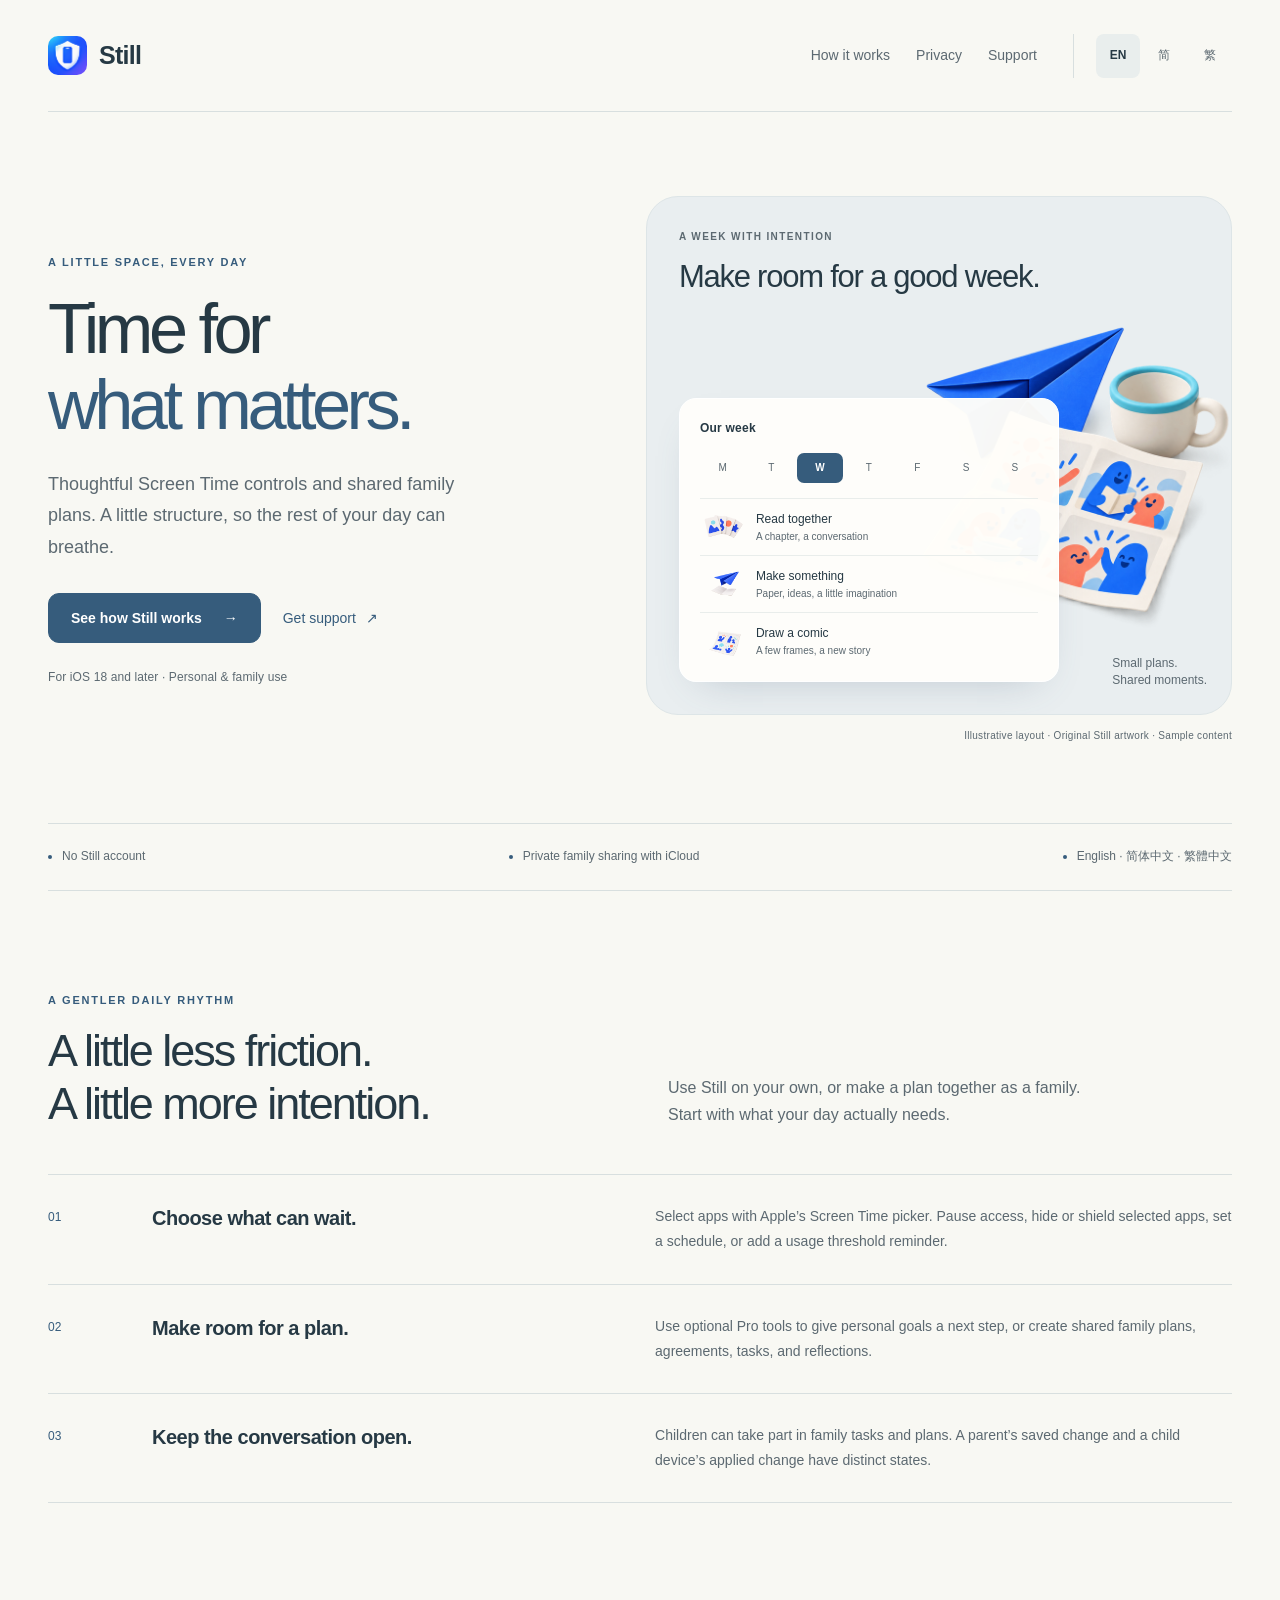
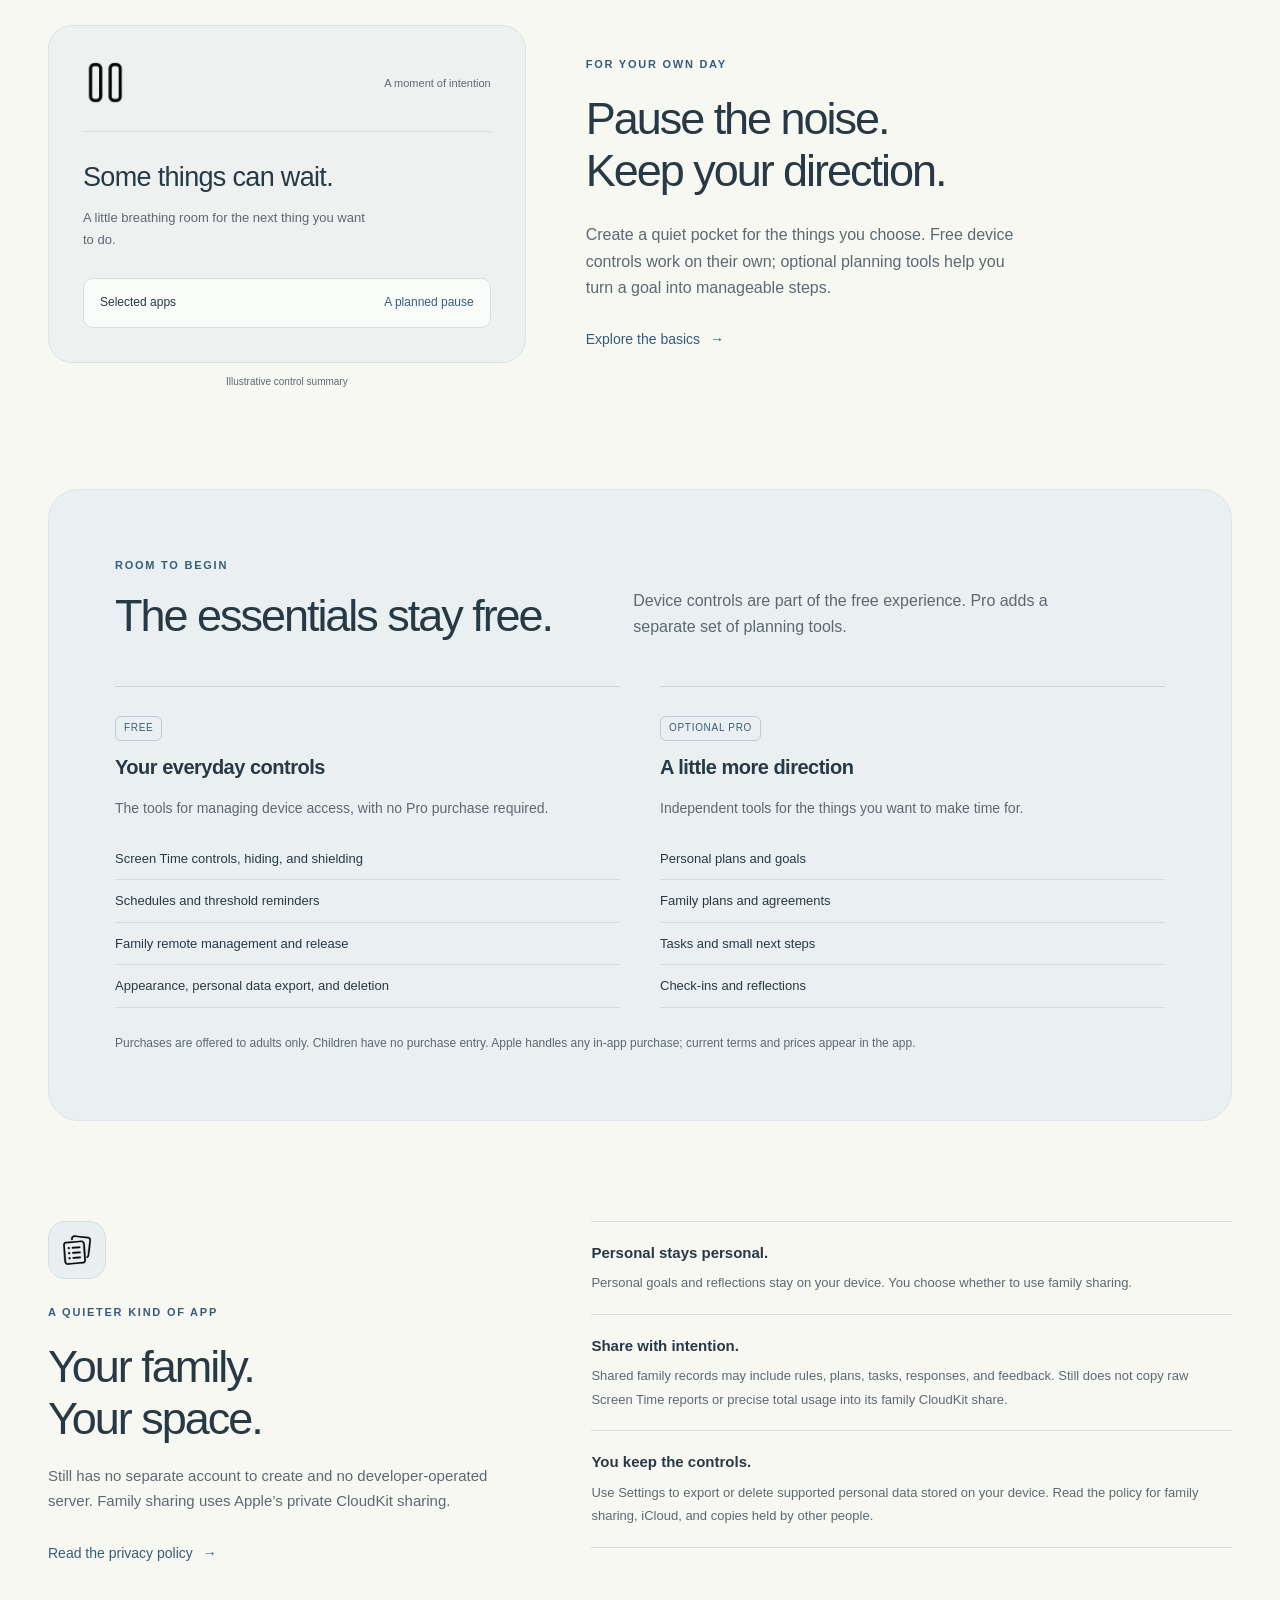
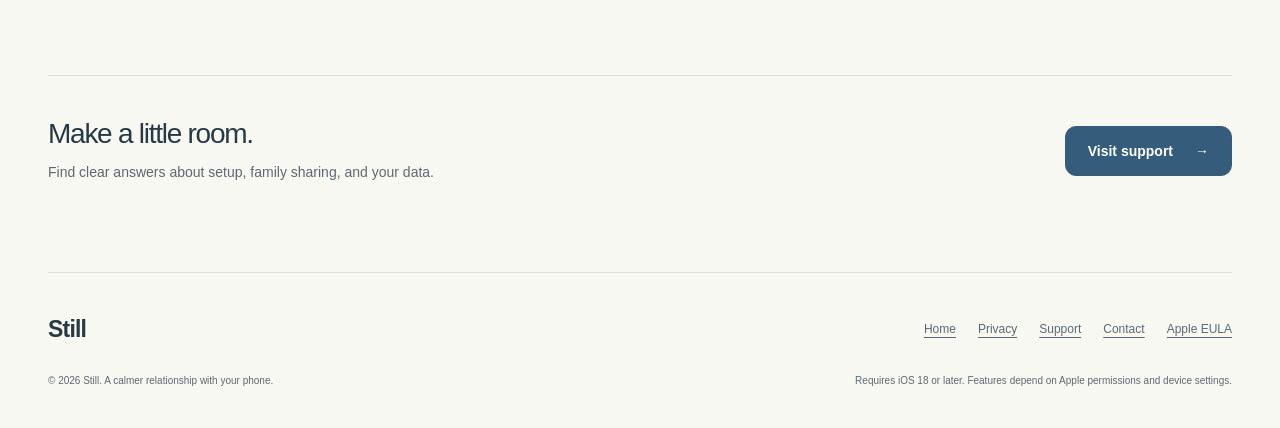
<file: index.html>
<!doctype html>
<html lang="en">
<head>
  <meta charset="utf-8">
  <meta name="viewport" content="width=device-width, initial-scale=1">
  <meta name="color-scheme" content="light">
  <meta name="theme-color" content="#f8f8f3">
  <title>Still — Time for what matters</title>
  <meta name="description" content="Thoughtful Screen Time controls and shared family plans for iOS. Free tools to pause, plan your day, and make room for what matters.">
  <meta property="og:type" content="website">
  <meta property="og:title" content="Still — Time for what matters">
  <meta property="og:description" content="Thoughtful Screen Time controls and shared family plans for iOS. Free tools to pause, plan your day, and make room for what matters.">
  <meta property="og:url" content="https://johnpriceapps.github.io/still-website/index.html">
  <meta property="og:image" content="https://johnpriceapps.github.io/still-website/app-icon.png">
  <meta property="og:site_name" content="Still">
  <meta name="referrer" content="strict-origin-when-cross-origin">
  <link rel="canonical" href="https://johnpriceapps.github.io/still-website/index.html">
  <link rel="alternate" hreflang="en" href="https://johnpriceapps.github.io/still-website/index.html">
<link rel="alternate" hreflang="zh-Hans" href="https://johnpriceapps.github.io/still-website/index-zh-Hans.html">
<link rel="alternate" hreflang="zh-Hant" href="https://johnpriceapps.github.io/still-website/index-zh-Hant.html">
  <link rel="alternate" hreflang="x-default" href="https://johnpriceapps.github.io/still-website/index.html">
  <link rel="icon" type="image/png" href="app-icon.png">
  <link rel="apple-touch-icon" href="app-icon.png">
  <link rel="stylesheet" href="styles.css">
</head>
<body>
<a class="skip-link" href="#main">Skip to content</a>
<header class="site-header wrap">
  <a class="brand" href="index.html" aria-label="Still — Home"><img src="app-icon.png" alt="" width="39" height="39">Still</a>
  <nav class="main-nav" aria-label="Main navigation">
    <a href="index.html#how-it-works">How it works</a>
    <a href="privacy.html">Privacy</a>
    <a href="support.html">Support</a>
  </nav>
  <nav class="languages" aria-label="Choose language"><a href="index.html" lang="en" hreflang="en" aria-label="English" aria-current="page">EN</a><a href="index-zh-Hans.html" lang="zh-Hans" hreflang="zh-Hans" aria-label="简体中文">简</a><a href="index-zh-Hant.html" lang="zh-Hant" hreflang="zh-Hant" aria-label="繁體中文">繁</a></nav>
</header>
<main id="main" class="wrap">
  <section class="hero" aria-labelledby="hero-title">
    <div class="hero-copy"><p class="eyebrow">A little space, every day</p><h1 id="hero-title">Time for<br><span>what matters.</span></h1><p>Thoughtful Screen Time controls and shared family plans. A little structure, so the rest of your day can breathe.</p>
      <div class="actions"><a class="button" href="#how-it-works">See how Still works<span aria-hidden="true">→</span></a><a class="text-link" href="support.html">Get support<span aria-hidden="true">↗</span></a></div>
      <div class="hero-meta">For iOS 18 and later · Personal & family use</div>
    </div>
    <figure class="hero-visual"><div class="week-gallery">
      <div class="gallery-head"><p>A week with intention</p></div><p class="gallery-title">Make room for a good week.</p>
      <img class="planning-art" src="planning-art.png" alt="" width="352" height="352" fetchpriority="high">
      <div class="week-sheet"><p class="sheet-heading">Our week</p><div class="week-days" aria-hidden="true"><span>M</span><span>T</span><span class="selected">W</span><span>T</span><span>F</span><span>S</span><span>S</span></div><div class="plan-item"><img src="activity-story.png" alt="" width="48" height="36"><p>Read together<small>A chapter, a conversation</small></p></div><div class="plan-item"><img src="activity-plane.png" alt="" width="48" height="36"><p>Make something<small>Paper, ideas, a little imagination</small></p></div><div class="plan-item"><img src="activity-comic.png" alt="" width="48" height="36"><p>Draw a comic<small>A few frames, a new story</small></p></div></div>
      <div class="gallery-note">Small plans.<br>Shared moments.</div>
    </div><figcaption>Illustrative layout · Original Still artwork · Sample content</figcaption></figure>
  </section>
  <div class="principles"><span>No Still account</span><span>Private family sharing with iCloud</span><span>English · 简体中文 · 繁體中文</span></div>
  <section class="section" id="how-it-works" aria-labelledby="how-title">
    <div class="section-heading"><div><p class="eyebrow">A gentler daily rhythm</p><h2 id="how-title">A little less friction.<br>A little more intention.</h2></div><p>Use Still on your own, or make a plan together as a family. Start with what your day actually needs.</p></div>
    <div class="steps"><article class="step"><span class="step-number">01</span><h3>Choose what can wait.</h3><p>Select apps with Apple’s Screen Time picker. Pause access, hide or shield selected apps, set a schedule, or add a usage threshold reminder.</p></article><article class="step"><span class="step-number">02</span><h3>Make room for a plan.</h3><p>Use optional Pro tools to give personal goals a next step, or create shared family plans, agreements, tasks, and reflections.</p></article><article class="step"><span class="step-number">03</span><h3>Keep the conversation open.</h3><p>Children can take part in family tasks and plans. A parent’s saved change and a child device’s applied change have distinct states.</p></article></div>
  </section>
  <section class="split-feature" aria-labelledby="focus-title">
    <div><div class="pause-panel"><div class="pause-top"><img src="glyph-pause.png" alt="" width="45" height="45" loading="lazy"><span>A moment of intention</span></div><h3>Some things can wait.</h3><p>A little breathing room for the next thing you want to do.</p><div class="pause-status"><span>Selected apps</span><span>A planned pause</span></div></div><div class="mini-label">Illustrative control summary</div></div>
    <div class="feature-copy"><p class="eyebrow">For your own day</p><h2 id="focus-title">Pause the noise.<br>Keep your direction.</h2><p>Create a quiet pocket for the things you choose. Free device controls work on their own; optional planning tools help you turn a goal into manageable steps.</p><a class="text-link" href="support.html">Explore the basics<span aria-hidden="true">→</span></a></div>
  </section>
  <section class="boundaries" aria-labelledby="free-title">
    <div class="section-heading"><div><p class="eyebrow">Room to begin</p><h2 id="free-title">The essentials stay free.</h2></div><p>Device controls are part of the free experience. Pro adds a separate set of planning tools.</p></div>
    <div class="comparison"><article><span class="tag">Free</span><h3>Your everyday controls</h3><p>The tools for managing device access, with no Pro purchase required.</p><ul><li>Screen Time controls, hiding, and shielding</li><li>Schedules and threshold reminders</li><li>Family remote management and release</li><li>Appearance, personal data export, and deletion</li></ul></article><article><span class="tag">Optional Pro</span><h3>A little more direction</h3><p>Independent tools for the things you want to make time for.</p><ul><li>Personal plans and goals</li><li>Family plans and agreements</li><li>Tasks and small next steps</li><li>Check-ins and reflections</li></ul></article></div><p class="purchase-note">Purchases are offered to adults only. Children have no purchase entry. Apple handles any in-app purchase; current terms and prices appear in the app.</p>
  </section>
  <section class="private-section" aria-labelledby="private-title">
    <div><div class="privacy-mark"><img src="glyph-plans.png" alt="" width="34" height="34" loading="lazy"></div><p class="eyebrow">A quieter kind of app</p><h2 id="private-title">Your family.<br>Your space.</h2><p>Still has no separate account to create and no developer-operated server. Family sharing uses Apple’s private CloudKit sharing.</p><a class="text-link" href="privacy.html">Read the privacy policy<span aria-hidden="true">→</span></a></div>
    <dl class="privacy-points"><div><dt>Personal stays personal.</dt><dd>Personal goals and reflections stay on your device. You choose whether to use family sharing.</dd></div><div><dt>Share with intention.</dt><dd>Shared family records may include rules, plans, tasks, responses, and feedback. Still does not copy raw Screen Time reports or precise total usage into its family CloudKit share.</dd></div><div><dt>You keep the controls.</dt><dd>Use Settings to export or delete supported personal data stored on your device. Read the policy for family sharing, iCloud, and copies held by other people.</dd></div></dl>
  </section>
  <section class="final-cta" aria-labelledby="final-title"><div><h2 id="final-title">Make a little room.</h2><p>Find clear answers about setup, family sharing, and your data.</p></div><a class="button" href="support.html">Visit support<span aria-hidden="true">→</span></a></section>
</main>
<footer class="site-footer wrap">
  <div class="footer-top"><div class="footer-brand">Still</div>
    <nav aria-label="Footer navigation">
      <a href="index.html">Home</a><a href="privacy.html">Privacy</a><a href="support.html">Support</a><a href="mailto:johnprice.dgj@gmail.com">Contact</a><a href="https://www.apple.com/legal/internet-services/itunes/dev/stdeula/">Apple EULA</a>
    </nav>
  </div>
  <div class="footer-bottom"><p>© 2026 Still. A calmer relationship with your phone.</p><p>Requires iOS 18 or later. Features depend on Apple permissions and device settings.</p></div>
</footer>
</body>
</html>
</file>
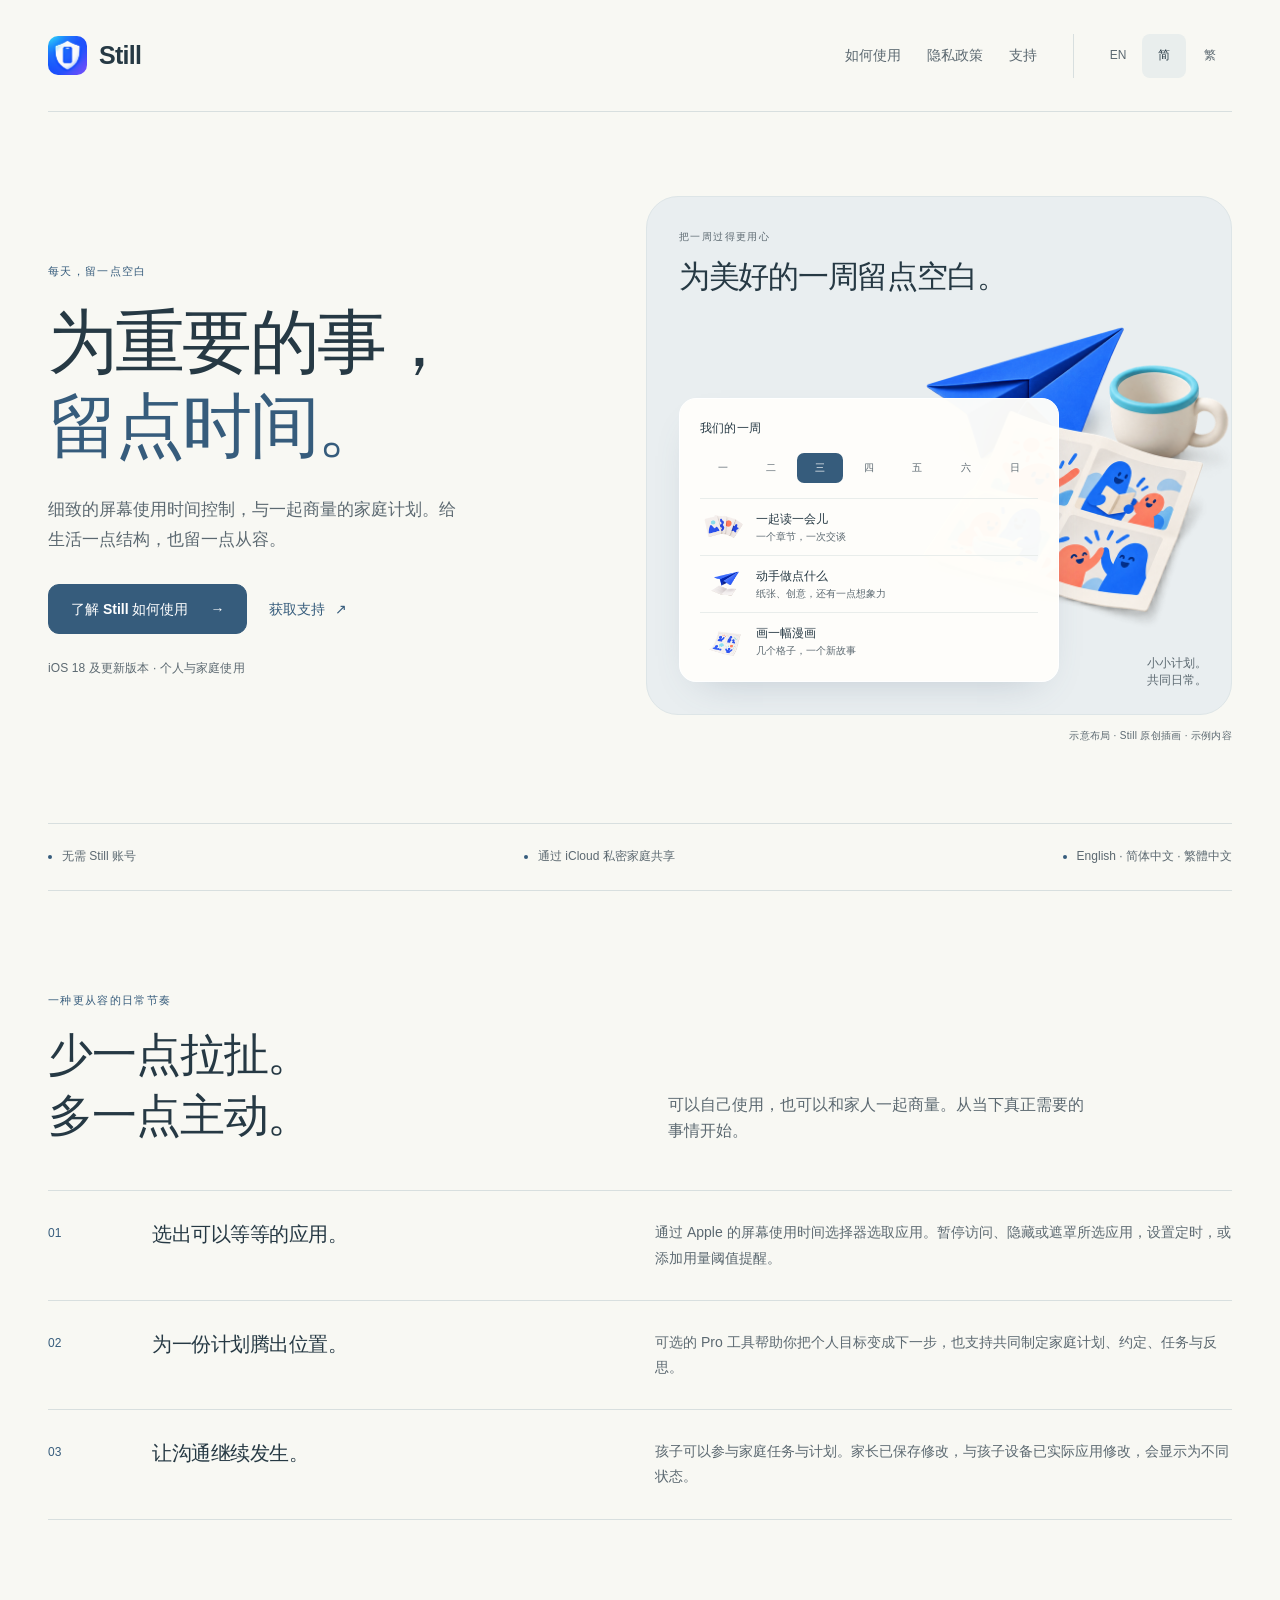
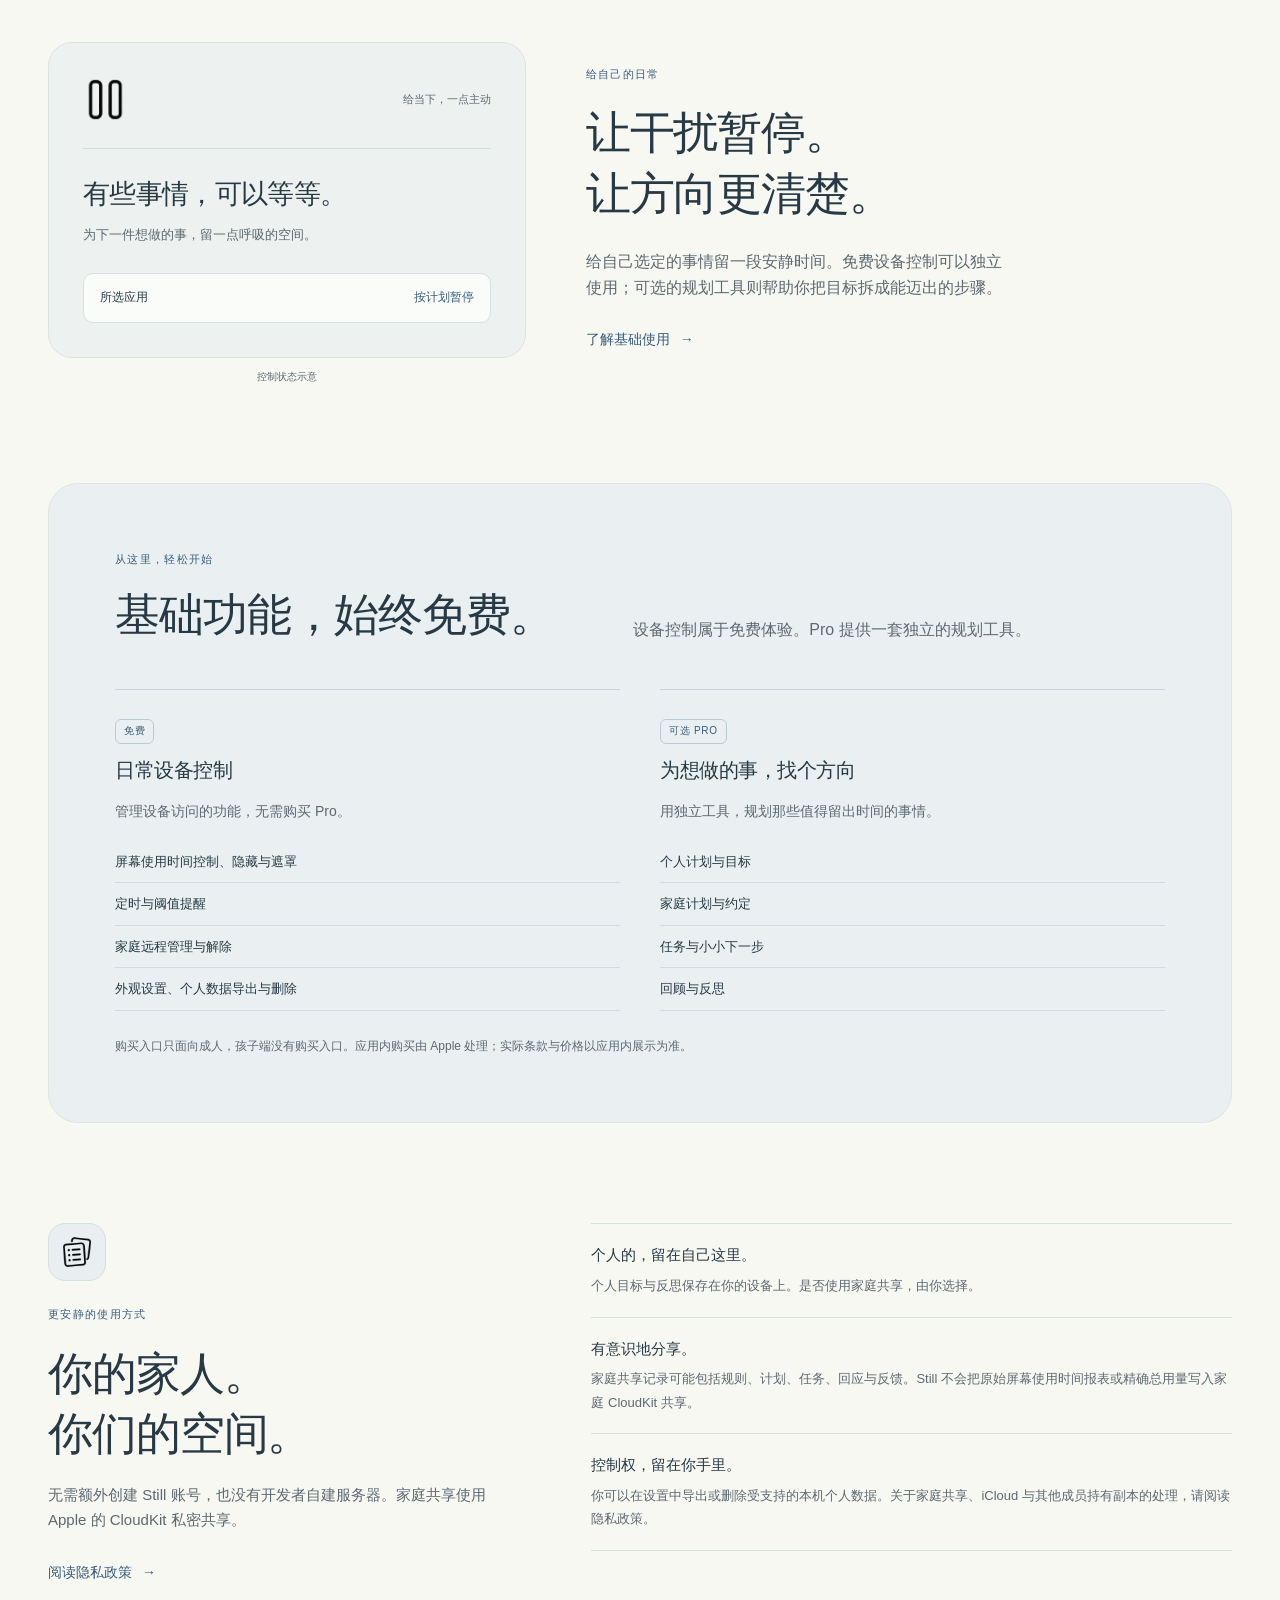
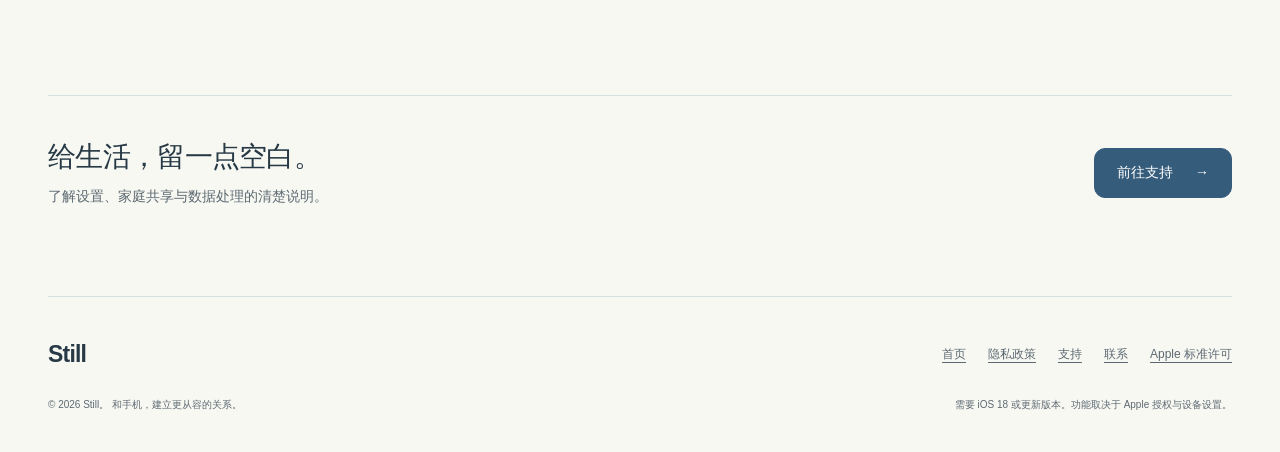
<file: index-zh-Hans.html>
<!doctype html>
<html lang="zh-Hans">
<head>
  <meta charset="utf-8">
  <meta name="viewport" content="width=device-width, initial-scale=1">
  <meta name="color-scheme" content="light">
  <meta name="theme-color" content="#f8f8f3">
  <title>Still — 为重要的事留点时间</title>
  <meta name="description" content="用细致的屏幕使用时间控制和家庭共享计划，为重要的事留点时间。适用于 iOS 18 及更新版本。">
  <meta property="og:type" content="website">
  <meta property="og:title" content="Still — 为重要的事留点时间">
  <meta property="og:description" content="用细致的屏幕使用时间控制和家庭共享计划，为重要的事留点时间。适用于 iOS 18 及更新版本。">
  <meta property="og:url" content="https://johnpriceapps.github.io/still-website/index-zh-Hans.html">
  <meta property="og:image" content="https://johnpriceapps.github.io/still-website/app-icon.png">
  <meta property="og:site_name" content="Still">
  <meta name="referrer" content="strict-origin-when-cross-origin">
  <link rel="canonical" href="https://johnpriceapps.github.io/still-website/index-zh-Hans.html">
  <link rel="alternate" hreflang="en" href="https://johnpriceapps.github.io/still-website/index.html">
<link rel="alternate" hreflang="zh-Hans" href="https://johnpriceapps.github.io/still-website/index-zh-Hans.html">
<link rel="alternate" hreflang="zh-Hant" href="https://johnpriceapps.github.io/still-website/index-zh-Hant.html">
  <link rel="alternate" hreflang="x-default" href="https://johnpriceapps.github.io/still-website/index.html">
  <link rel="icon" type="image/png" href="app-icon.png">
  <link rel="apple-touch-icon" href="app-icon.png">
  <link rel="stylesheet" href="styles.css">
</head>
<body>
<a class="skip-link" href="#main">跳到正文</a>
<header class="site-header wrap">
  <a class="brand" href="index-zh-Hans.html" aria-label="Still — 首页"><img src="app-icon.png" alt="" width="39" height="39">Still</a>
  <nav class="main-nav" aria-label="主导航">
    <a href="index-zh-Hans.html#how-it-works">如何使用</a>
    <a href="privacy-zh-Hans.html">隐私政策</a>
    <a href="support-zh-Hans.html">支持</a>
  </nav>
  <nav class="languages" aria-label="选择语言"><a href="index.html" lang="en" hreflang="en" aria-label="English">EN</a><a href="index-zh-Hans.html" lang="zh-Hans" hreflang="zh-Hans" aria-label="简体中文" aria-current="page">简</a><a href="index-zh-Hant.html" lang="zh-Hant" hreflang="zh-Hant" aria-label="繁體中文">繁</a></nav>
</header>
<main id="main" class="wrap">
  <section class="hero" aria-labelledby="hero-title">
    <div class="hero-copy"><p class="eyebrow">每天，留一点空白</p><h1 id="hero-title">为重要的事，<br><span>留点时间。</span></h1><p>细致的屏幕使用时间控制，与一起商量的家庭计划。给生活一点结构，也留一点从容。</p>
      <div class="actions"><a class="button" href="#how-it-works">了解 Still 如何使用<span aria-hidden="true">→</span></a><a class="text-link" href="support-zh-Hans.html">获取支持<span aria-hidden="true">↗</span></a></div>
      <div class="hero-meta">iOS 18 及更新版本 · 个人与家庭使用</div>
    </div>
    <figure class="hero-visual"><div class="week-gallery">
      <div class="gallery-head"><p>把一周过得更用心</p></div><p class="gallery-title">为美好的一周留点空白。</p>
      <img class="planning-art" src="planning-art.png" alt="" width="352" height="352" fetchpriority="high">
      <div class="week-sheet"><p class="sheet-heading">我们的一周</p><div class="week-days" aria-hidden="true"><span>一</span><span>二</span><span class="selected">三</span><span>四</span><span>五</span><span>六</span><span>日</span></div><div class="plan-item"><img src="activity-story.png" alt="" width="48" height="36"><p>一起读一会儿<small>一个章节，一次交谈</small></p></div><div class="plan-item"><img src="activity-plane.png" alt="" width="48" height="36"><p>动手做点什么<small>纸张、创意，还有一点想象力</small></p></div><div class="plan-item"><img src="activity-comic.png" alt="" width="48" height="36"><p>画一幅漫画<small>几个格子，一个新故事</small></p></div></div>
      <div class="gallery-note">小小计划。<br>共同日常。</div>
    </div><figcaption>示意布局 · Still 原创插画 · 示例内容</figcaption></figure>
  </section>
  <div class="principles"><span>无需 Still 账号</span><span>通过 iCloud 私密家庭共享</span><span>English · 简体中文 · 繁體中文</span></div>
  <section class="section" id="how-it-works" aria-labelledby="how-title">
    <div class="section-heading"><div><p class="eyebrow">一种更从容的日常节奏</p><h2 id="how-title">少一点拉扯。<br>多一点主动。</h2></div><p>可以自己使用，也可以和家人一起商量。从当下真正需要的事情开始。</p></div>
    <div class="steps"><article class="step"><span class="step-number">01</span><h3>选出可以等等的应用。</h3><p>通过 Apple 的屏幕使用时间选择器选取应用。暂停访问、隐藏或遮罩所选应用，设置定时，或添加用量阈值提醒。</p></article><article class="step"><span class="step-number">02</span><h3>为一份计划腾出位置。</h3><p>可选的 Pro 工具帮助你把个人目标变成下一步，也支持共同制定家庭计划、约定、任务与反思。</p></article><article class="step"><span class="step-number">03</span><h3>让沟通继续发生。</h3><p>孩子可以参与家庭任务与计划。家长已保存修改，与孩子设备已实际应用修改，会显示为不同状态。</p></article></div>
  </section>
  <section class="split-feature" aria-labelledby="focus-title">
    <div><div class="pause-panel"><div class="pause-top"><img src="glyph-pause.png" alt="" width="45" height="45" loading="lazy"><span>给当下，一点主动</span></div><h3>有些事情，可以等等。</h3><p>为下一件想做的事，留一点呼吸的空间。</p><div class="pause-status"><span>所选应用</span><span>按计划暂停</span></div></div><div class="mini-label">控制状态示意</div></div>
    <div class="feature-copy"><p class="eyebrow">给自己的日常</p><h2 id="focus-title">让干扰暂停。<br>让方向更清楚。</h2><p>给自己选定的事情留一段安静时间。免费设备控制可以独立使用；可选的规划工具则帮助你把目标拆成能迈出的步骤。</p><a class="text-link" href="support-zh-Hans.html">了解基础使用<span aria-hidden="true">→</span></a></div>
  </section>
  <section class="boundaries" aria-labelledby="free-title">
    <div class="section-heading"><div><p class="eyebrow">从这里，轻松开始</p><h2 id="free-title">基础功能，始终免费。</h2></div><p>设备控制属于免费体验。Pro 提供一套独立的规划工具。</p></div>
    <div class="comparison"><article><span class="tag">免费</span><h3>日常设备控制</h3><p>管理设备访问的功能，无需购买 Pro。</p><ul><li>屏幕使用时间控制、隐藏与遮罩</li><li>定时与阈值提醒</li><li>家庭远程管理与解除</li><li>外观设置、个人数据导出与删除</li></ul></article><article><span class="tag">可选 Pro</span><h3>为想做的事，找个方向</h3><p>用独立工具，规划那些值得留出时间的事情。</p><ul><li>个人计划与目标</li><li>家庭计划与约定</li><li>任务与小小下一步</li><li>回顾与反思</li></ul></article></div><p class="purchase-note">购买入口只面向成人，孩子端没有购买入口。应用内购买由 Apple 处理；实际条款与价格以应用内展示为准。</p>
  </section>
  <section class="private-section" aria-labelledby="private-title">
    <div><div class="privacy-mark"><img src="glyph-plans.png" alt="" width="34" height="34" loading="lazy"></div><p class="eyebrow">更安静的使用方式</p><h2 id="private-title">你的家人。<br>你们的空间。</h2><p>无需额外创建 Still 账号，也没有开发者自建服务器。家庭共享使用 Apple 的 CloudKit 私密共享。</p><a class="text-link" href="privacy-zh-Hans.html">阅读隐私政策<span aria-hidden="true">→</span></a></div>
    <dl class="privacy-points"><div><dt>个人的，留在自己这里。</dt><dd>个人目标与反思保存在你的设备上。是否使用家庭共享，由你选择。</dd></div><div><dt>有意识地分享。</dt><dd>家庭共享记录可能包括规则、计划、任务、回应与反馈。Still 不会把原始屏幕使用时间报表或精确总用量写入家庭 CloudKit 共享。</dd></div><div><dt>控制权，留在你手里。</dt><dd>你可以在设置中导出或删除受支持的本机个人数据。关于家庭共享、iCloud 与其他成员持有副本的处理，请阅读隐私政策。</dd></div></dl>
  </section>
  <section class="final-cta" aria-labelledby="final-title"><div><h2 id="final-title">给生活，留一点空白。</h2><p>了解设置、家庭共享与数据处理的清楚说明。</p></div><a class="button" href="support-zh-Hans.html">前往支持<span aria-hidden="true">→</span></a></section>
</main>
<footer class="site-footer wrap">
  <div class="footer-top"><div class="footer-brand">Still</div>
    <nav aria-label="页脚导航">
      <a href="index-zh-Hans.html">首页</a><a href="privacy-zh-Hans.html">隐私政策</a><a href="support-zh-Hans.html">支持</a><a href="mailto:johnprice.dgj@gmail.com">联系</a><a href="https://www.apple.com/legal/internet-services/itunes/dev/stdeula/">Apple 标准许可</a>
    </nav>
  </div>
  <div class="footer-bottom"><p>© 2026 Still。 和手机，建立更从容的关系。</p><p>需要 iOS 18 或更新版本。功能取决于 Apple 授权与设备设置。</p></div>
</footer>
</body>
</html>
</file>
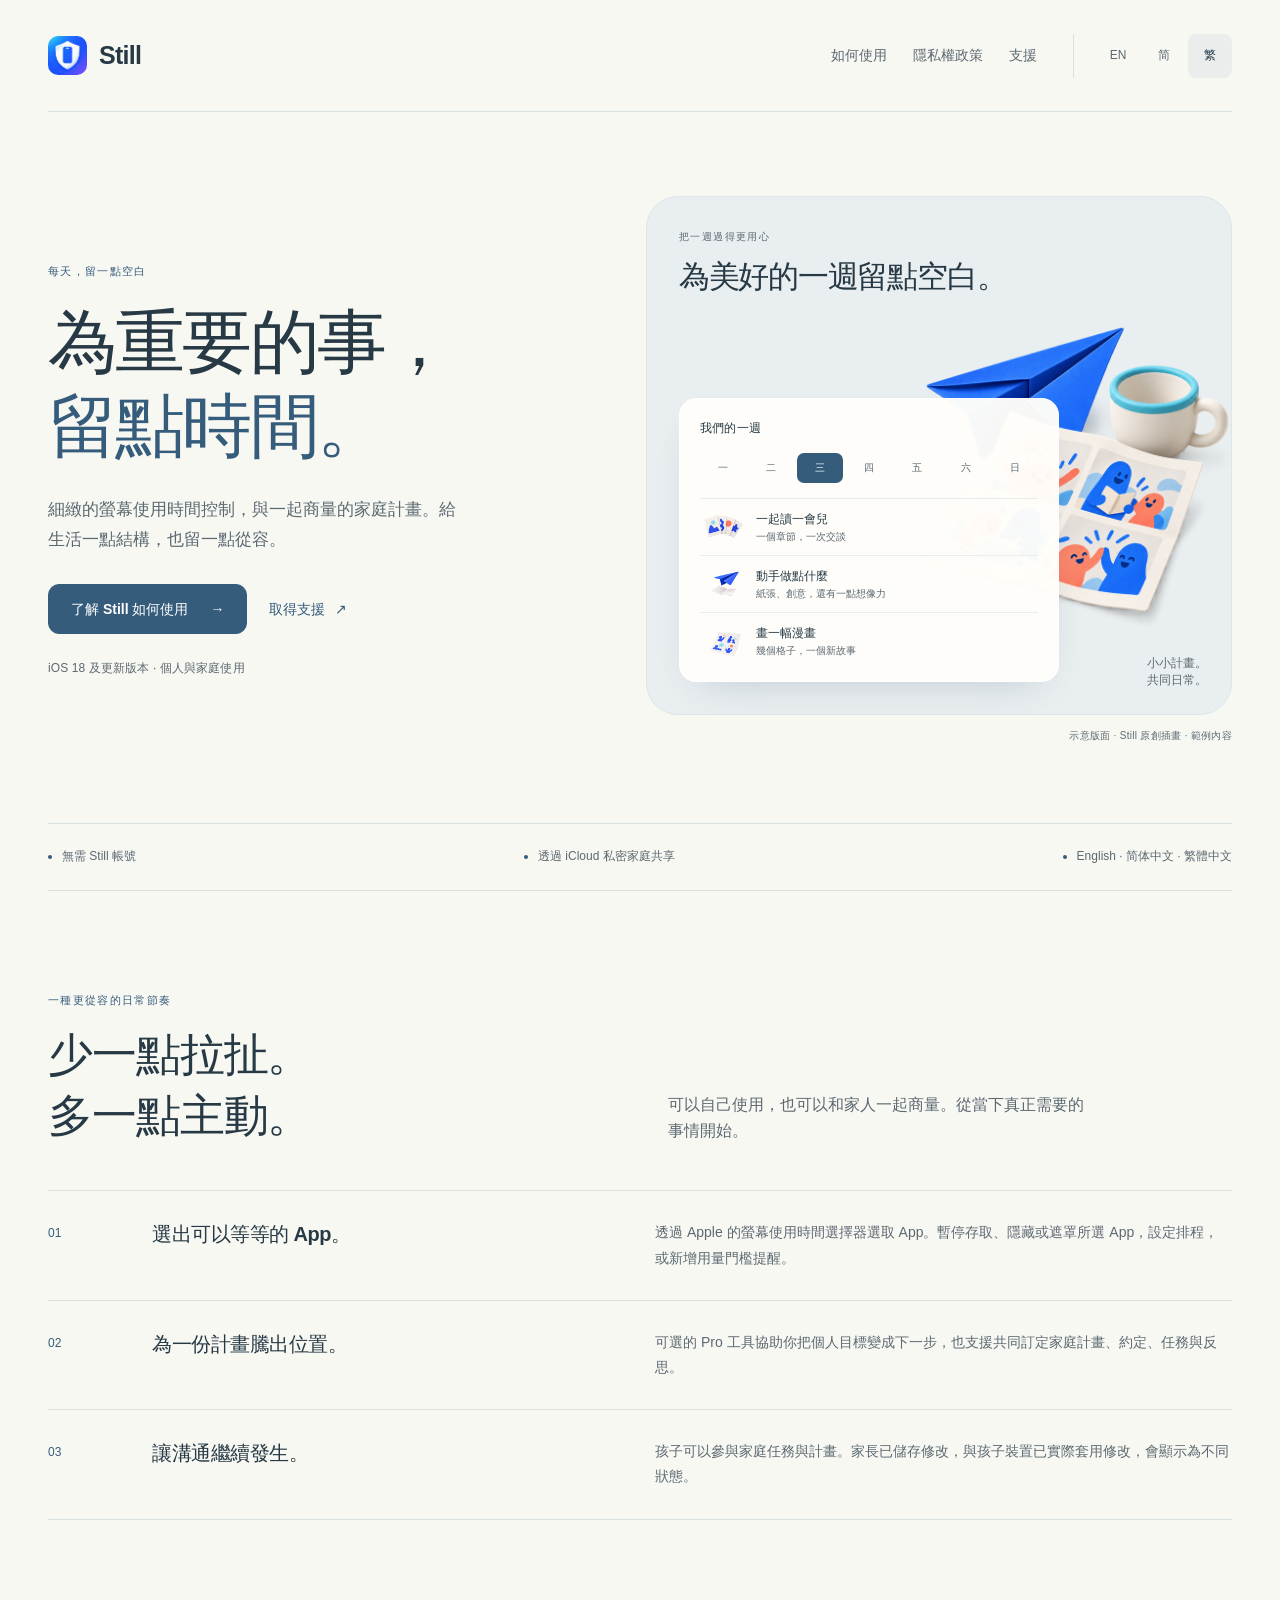
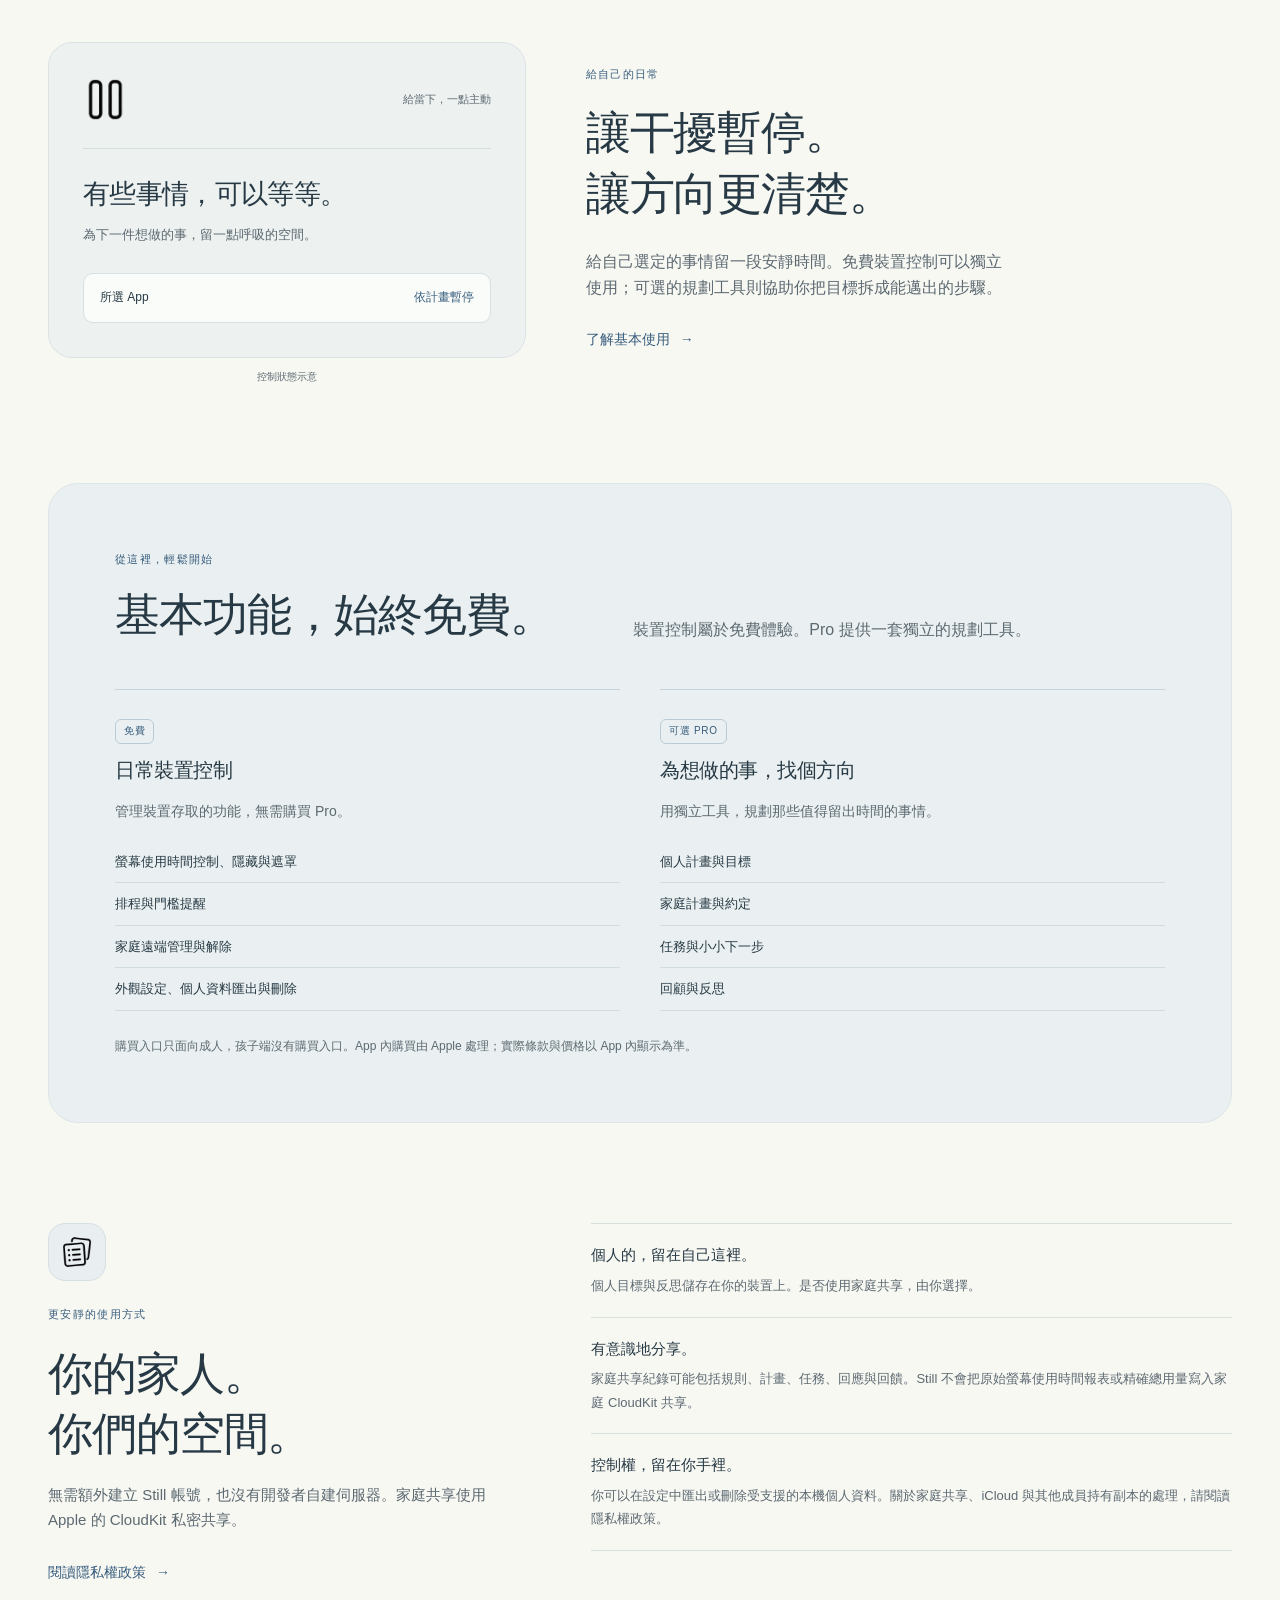
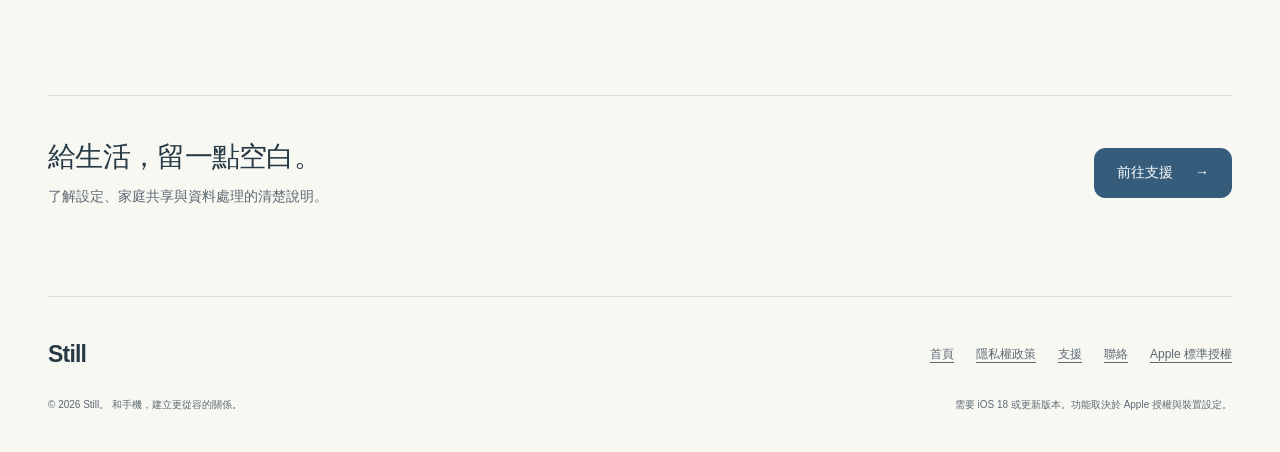
<file: index-zh-Hant.html>
<!doctype html>
<html lang="zh-Hant">
<head>
  <meta charset="utf-8">
  <meta name="viewport" content="width=device-width, initial-scale=1">
  <meta name="color-scheme" content="light">
  <meta name="theme-color" content="#f8f8f3">
  <title>Still — 為重要的事留點時間</title>
  <meta name="description" content="用細緻的螢幕使用時間控制與家庭共享計畫，為重要的事留點時間。適用於 iOS 18 及更新版本。">
  <meta property="og:type" content="website">
  <meta property="og:title" content="Still — 為重要的事留點時間">
  <meta property="og:description" content="用細緻的螢幕使用時間控制與家庭共享計畫，為重要的事留點時間。適用於 iOS 18 及更新版本。">
  <meta property="og:url" content="https://johnpriceapps.github.io/still-website/index-zh-Hant.html">
  <meta property="og:image" content="https://johnpriceapps.github.io/still-website/app-icon.png">
  <meta property="og:site_name" content="Still">
  <meta name="referrer" content="strict-origin-when-cross-origin">
  <link rel="canonical" href="https://johnpriceapps.github.io/still-website/index-zh-Hant.html">
  <link rel="alternate" hreflang="en" href="https://johnpriceapps.github.io/still-website/index.html">
<link rel="alternate" hreflang="zh-Hans" href="https://johnpriceapps.github.io/still-website/index-zh-Hans.html">
<link rel="alternate" hreflang="zh-Hant" href="https://johnpriceapps.github.io/still-website/index-zh-Hant.html">
  <link rel="alternate" hreflang="x-default" href="https://johnpriceapps.github.io/still-website/index.html">
  <link rel="icon" type="image/png" href="app-icon.png">
  <link rel="apple-touch-icon" href="app-icon.png">
  <link rel="stylesheet" href="styles.css">
</head>
<body>
<a class="skip-link" href="#main">跳到正文</a>
<header class="site-header wrap">
  <a class="brand" href="index-zh-Hant.html" aria-label="Still — 首頁"><img src="app-icon.png" alt="" width="39" height="39">Still</a>
  <nav class="main-nav" aria-label="主導覽">
    <a href="index-zh-Hant.html#how-it-works">如何使用</a>
    <a href="privacy-zh-Hant.html">隱私權政策</a>
    <a href="support-zh-Hant.html">支援</a>
  </nav>
  <nav class="languages" aria-label="選擇語言"><a href="index.html" lang="en" hreflang="en" aria-label="English">EN</a><a href="index-zh-Hans.html" lang="zh-Hans" hreflang="zh-Hans" aria-label="简体中文">简</a><a href="index-zh-Hant.html" lang="zh-Hant" hreflang="zh-Hant" aria-label="繁體中文" aria-current="page">繁</a></nav>
</header>
<main id="main" class="wrap">
  <section class="hero" aria-labelledby="hero-title">
    <div class="hero-copy"><p class="eyebrow">每天，留一點空白</p><h1 id="hero-title">為重要的事，<br><span>留點時間。</span></h1><p>細緻的螢幕使用時間控制，與一起商量的家庭計畫。給生活一點結構，也留一點從容。</p>
      <div class="actions"><a class="button" href="#how-it-works">了解 Still 如何使用<span aria-hidden="true">→</span></a><a class="text-link" href="support-zh-Hant.html">取得支援<span aria-hidden="true">↗</span></a></div>
      <div class="hero-meta">iOS 18 及更新版本 · 個人與家庭使用</div>
    </div>
    <figure class="hero-visual"><div class="week-gallery">
      <div class="gallery-head"><p>把一週過得更用心</p></div><p class="gallery-title">為美好的一週留點空白。</p>
      <img class="planning-art" src="planning-art.png" alt="" width="352" height="352" fetchpriority="high">
      <div class="week-sheet"><p class="sheet-heading">我們的一週</p><div class="week-days" aria-hidden="true"><span>一</span><span>二</span><span class="selected">三</span><span>四</span><span>五</span><span>六</span><span>日</span></div><div class="plan-item"><img src="activity-story.png" alt="" width="48" height="36"><p>一起讀一會兒<small>一個章節，一次交談</small></p></div><div class="plan-item"><img src="activity-plane.png" alt="" width="48" height="36"><p>動手做點什麼<small>紙張、創意，還有一點想像力</small></p></div><div class="plan-item"><img src="activity-comic.png" alt="" width="48" height="36"><p>畫一幅漫畫<small>幾個格子，一個新故事</small></p></div></div>
      <div class="gallery-note">小小計畫。<br>共同日常。</div>
    </div><figcaption>示意版面 · Still 原創插畫 · 範例內容</figcaption></figure>
  </section>
  <div class="principles"><span>無需 Still 帳號</span><span>透過 iCloud 私密家庭共享</span><span>English · 简体中文 · 繁體中文</span></div>
  <section class="section" id="how-it-works" aria-labelledby="how-title">
    <div class="section-heading"><div><p class="eyebrow">一種更從容的日常節奏</p><h2 id="how-title">少一點拉扯。<br>多一點主動。</h2></div><p>可以自己使用，也可以和家人一起商量。從當下真正需要的事情開始。</p></div>
    <div class="steps"><article class="step"><span class="step-number">01</span><h3>選出可以等等的 App。</h3><p>透過 Apple 的螢幕使用時間選擇器選取 App。暫停存取、隱藏或遮罩所選 App，設定排程，或新增用量門檻提醒。</p></article><article class="step"><span class="step-number">02</span><h3>為一份計畫騰出位置。</h3><p>可選的 Pro 工具協助你把個人目標變成下一步，也支援共同訂定家庭計畫、約定、任務與反思。</p></article><article class="step"><span class="step-number">03</span><h3>讓溝通繼續發生。</h3><p>孩子可以參與家庭任務與計畫。家長已儲存修改，與孩子裝置已實際套用修改，會顯示為不同狀態。</p></article></div>
  </section>
  <section class="split-feature" aria-labelledby="focus-title">
    <div><div class="pause-panel"><div class="pause-top"><img src="glyph-pause.png" alt="" width="45" height="45" loading="lazy"><span>給當下，一點主動</span></div><h3>有些事情，可以等等。</h3><p>為下一件想做的事，留一點呼吸的空間。</p><div class="pause-status"><span>所選 App</span><span>依計畫暫停</span></div></div><div class="mini-label">控制狀態示意</div></div>
    <div class="feature-copy"><p class="eyebrow">給自己的日常</p><h2 id="focus-title">讓干擾暫停。<br>讓方向更清楚。</h2><p>給自己選定的事情留一段安靜時間。免費裝置控制可以獨立使用；可選的規劃工具則協助你把目標拆成能邁出的步驟。</p><a class="text-link" href="support-zh-Hant.html">了解基本使用<span aria-hidden="true">→</span></a></div>
  </section>
  <section class="boundaries" aria-labelledby="free-title">
    <div class="section-heading"><div><p class="eyebrow">從這裡，輕鬆開始</p><h2 id="free-title">基本功能，始終免費。</h2></div><p>裝置控制屬於免費體驗。Pro 提供一套獨立的規劃工具。</p></div>
    <div class="comparison"><article><span class="tag">免費</span><h3>日常裝置控制</h3><p>管理裝置存取的功能，無需購買 Pro。</p><ul><li>螢幕使用時間控制、隱藏與遮罩</li><li>排程與門檻提醒</li><li>家庭遠端管理與解除</li><li>外觀設定、個人資料匯出與刪除</li></ul></article><article><span class="tag">可選 Pro</span><h3>為想做的事，找個方向</h3><p>用獨立工具，規劃那些值得留出時間的事情。</p><ul><li>個人計畫與目標</li><li>家庭計畫與約定</li><li>任務與小小下一步</li><li>回顧與反思</li></ul></article></div><p class="purchase-note">購買入口只面向成人，孩子端沒有購買入口。App 內購買由 Apple 處理；實際條款與價格以 App 內顯示為準。</p>
  </section>
  <section class="private-section" aria-labelledby="private-title">
    <div><div class="privacy-mark"><img src="glyph-plans.png" alt="" width="34" height="34" loading="lazy"></div><p class="eyebrow">更安靜的使用方式</p><h2 id="private-title">你的家人。<br>你們的空間。</h2><p>無需額外建立 Still 帳號，也沒有開發者自建伺服器。家庭共享使用 Apple 的 CloudKit 私密共享。</p><a class="text-link" href="privacy-zh-Hant.html">閱讀隱私權政策<span aria-hidden="true">→</span></a></div>
    <dl class="privacy-points"><div><dt>個人的，留在自己這裡。</dt><dd>個人目標與反思儲存在你的裝置上。是否使用家庭共享，由你選擇。</dd></div><div><dt>有意識地分享。</dt><dd>家庭共享紀錄可能包括規則、計畫、任務、回應與回饋。Still 不會把原始螢幕使用時間報表或精確總用量寫入家庭 CloudKit 共享。</dd></div><div><dt>控制權，留在你手裡。</dt><dd>你可以在設定中匯出或刪除受支援的本機個人資料。關於家庭共享、iCloud 與其他成員持有副本的處理，請閱讀隱私權政策。</dd></div></dl>
  </section>
  <section class="final-cta" aria-labelledby="final-title"><div><h2 id="final-title">給生活，留一點空白。</h2><p>了解設定、家庭共享與資料處理的清楚說明。</p></div><a class="button" href="support-zh-Hant.html">前往支援<span aria-hidden="true">→</span></a></section>
</main>
<footer class="site-footer wrap">
  <div class="footer-top"><div class="footer-brand">Still</div>
    <nav aria-label="頁尾導覽">
      <a href="index-zh-Hant.html">首頁</a><a href="privacy-zh-Hant.html">隱私權政策</a><a href="support-zh-Hant.html">支援</a><a href="mailto:johnprice.dgj@gmail.com">聯絡</a><a href="https://www.apple.com/legal/internet-services/itunes/dev/stdeula/">Apple 標準授權</a>
    </nav>
  </div>
  <div class="footer-bottom"><p>© 2026 Still。 和手機，建立更從容的關係。</p><p>需要 iOS 18 或更新版本。功能取決於 Apple 授權與裝置設定。</p></div>
</footer>
</body>
</html>
</file>
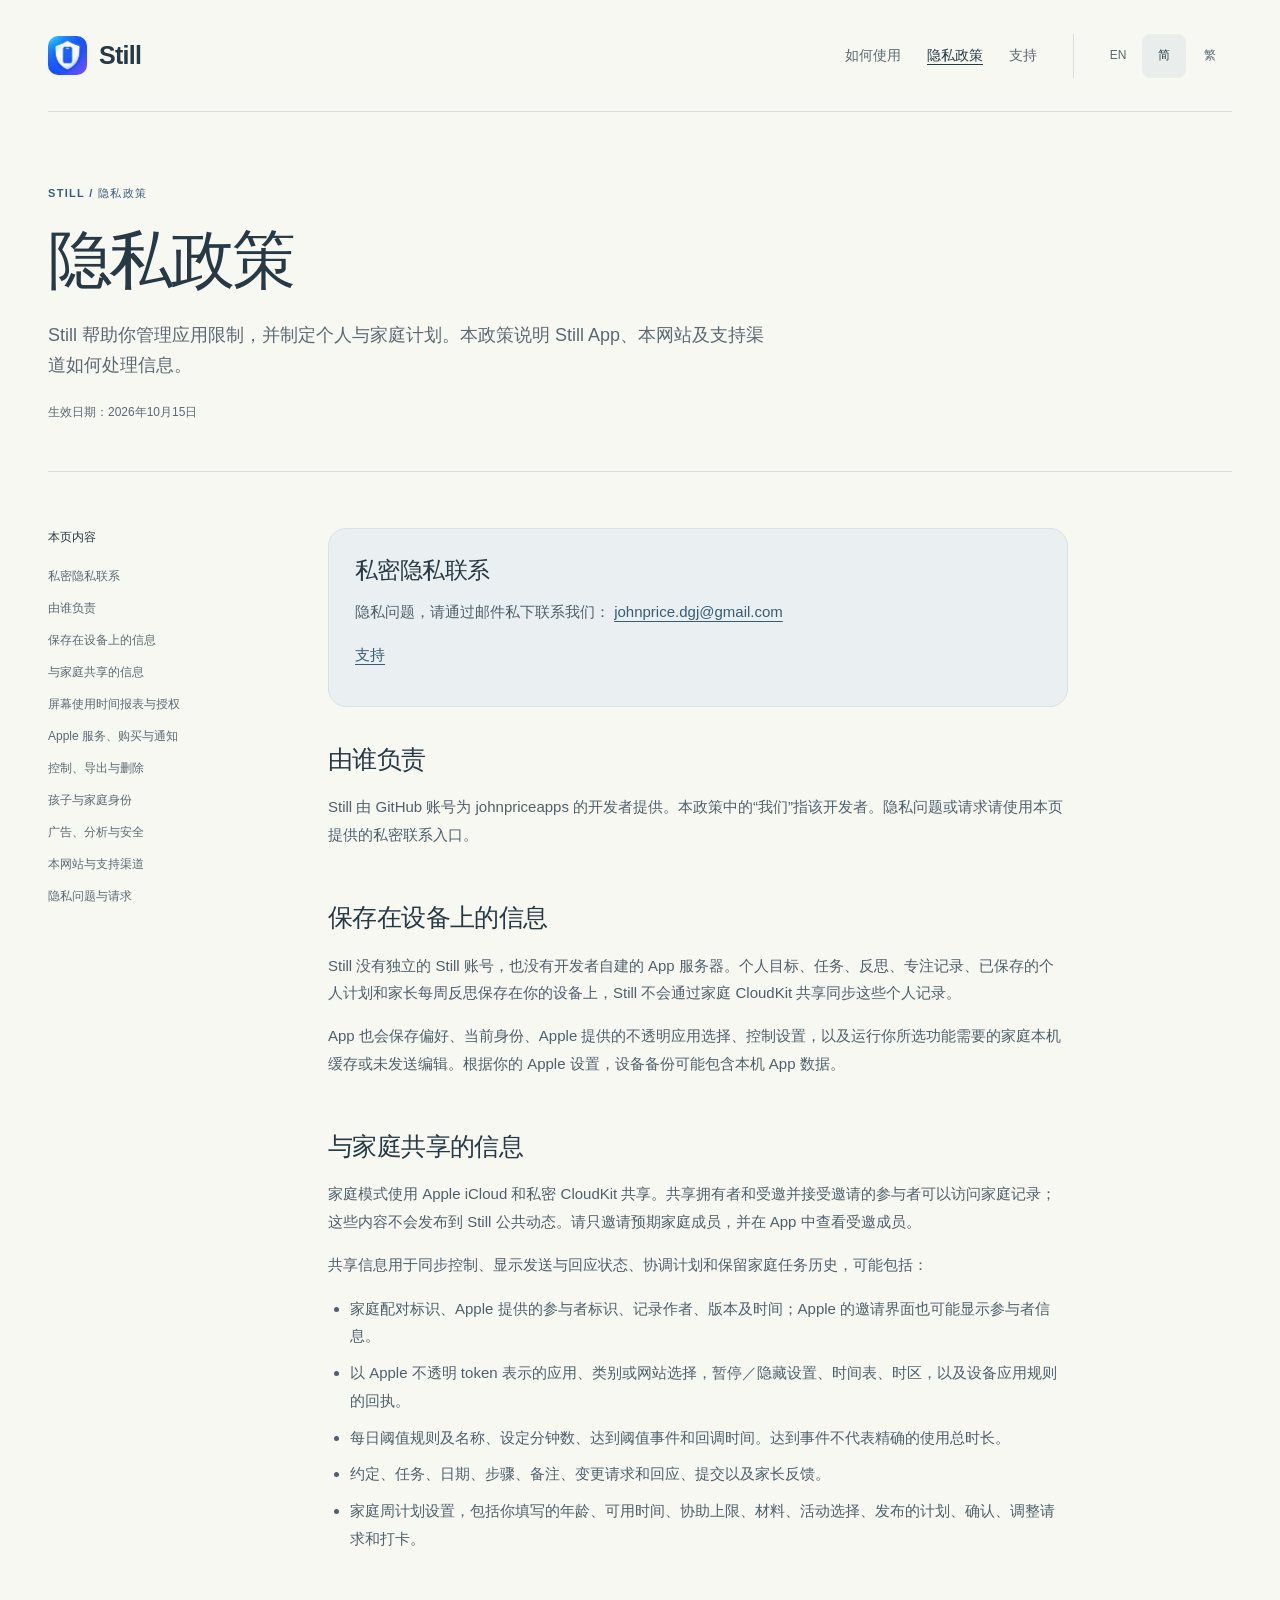
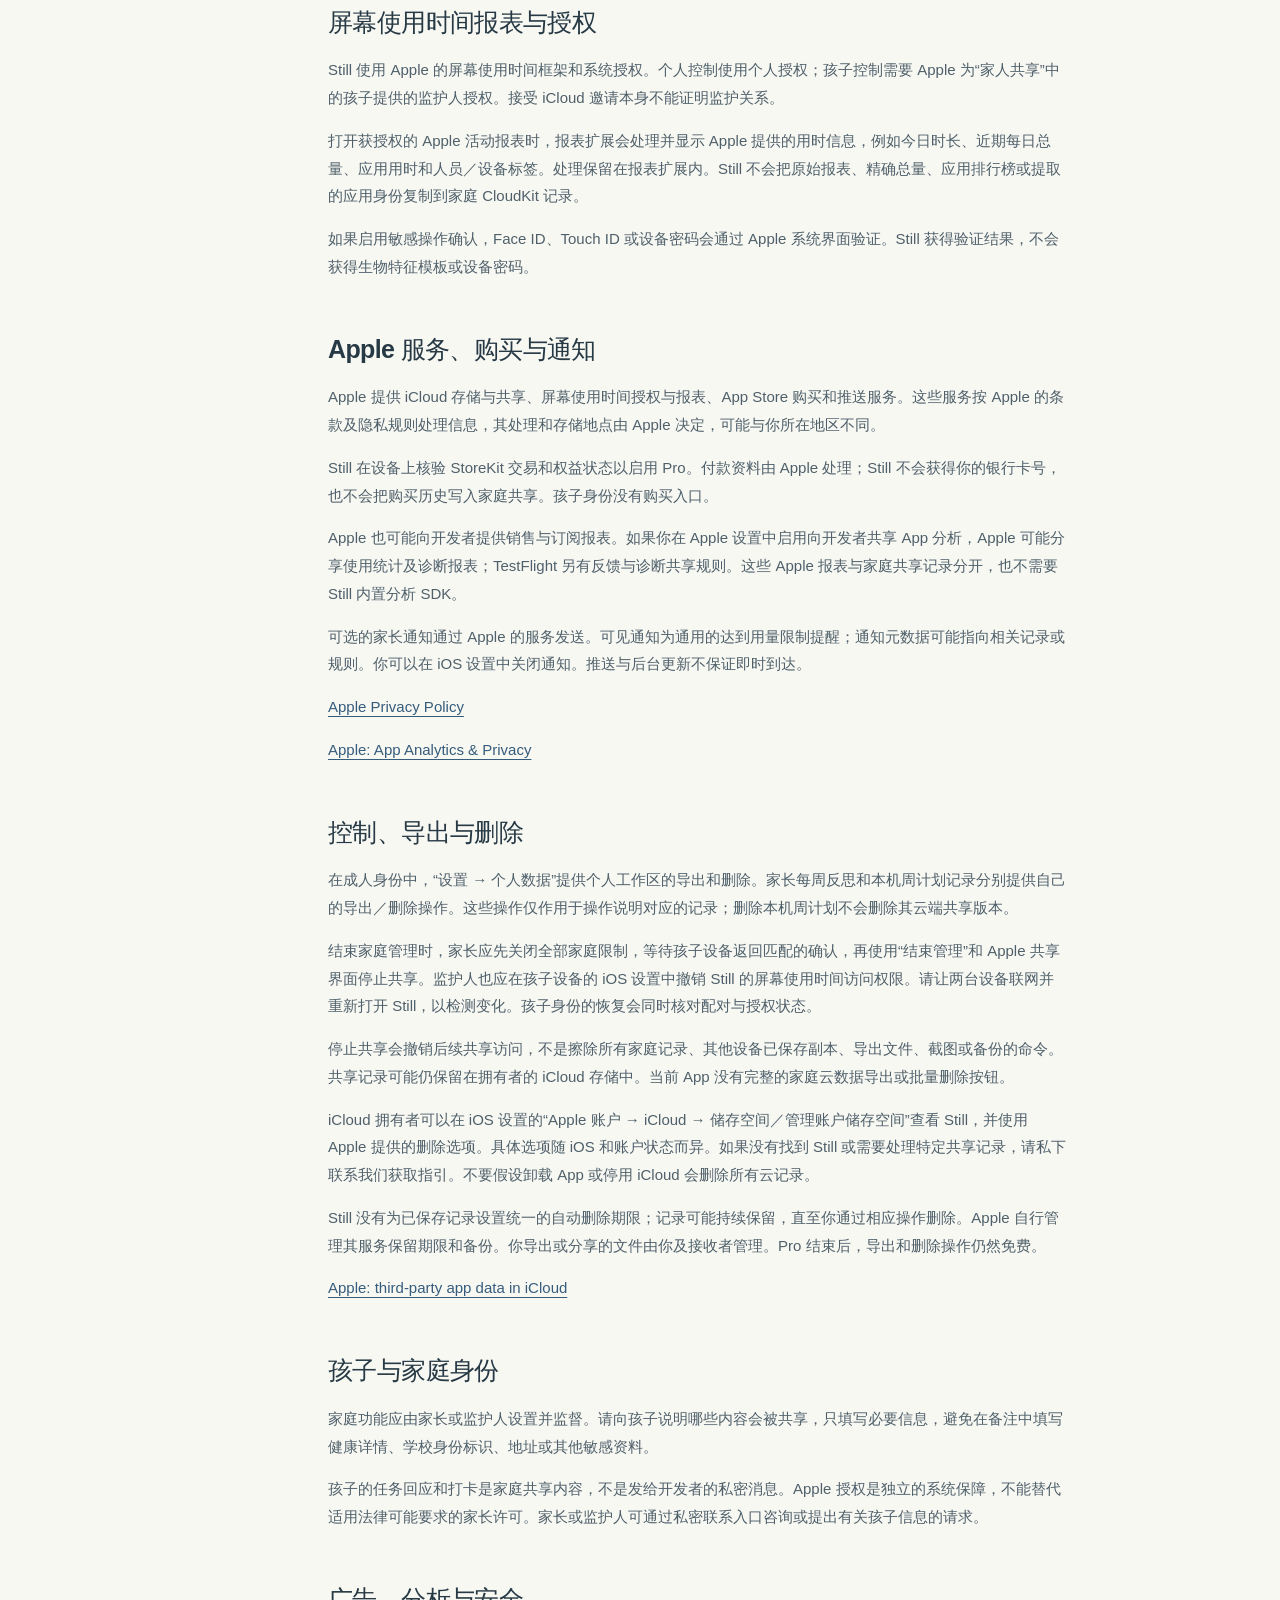
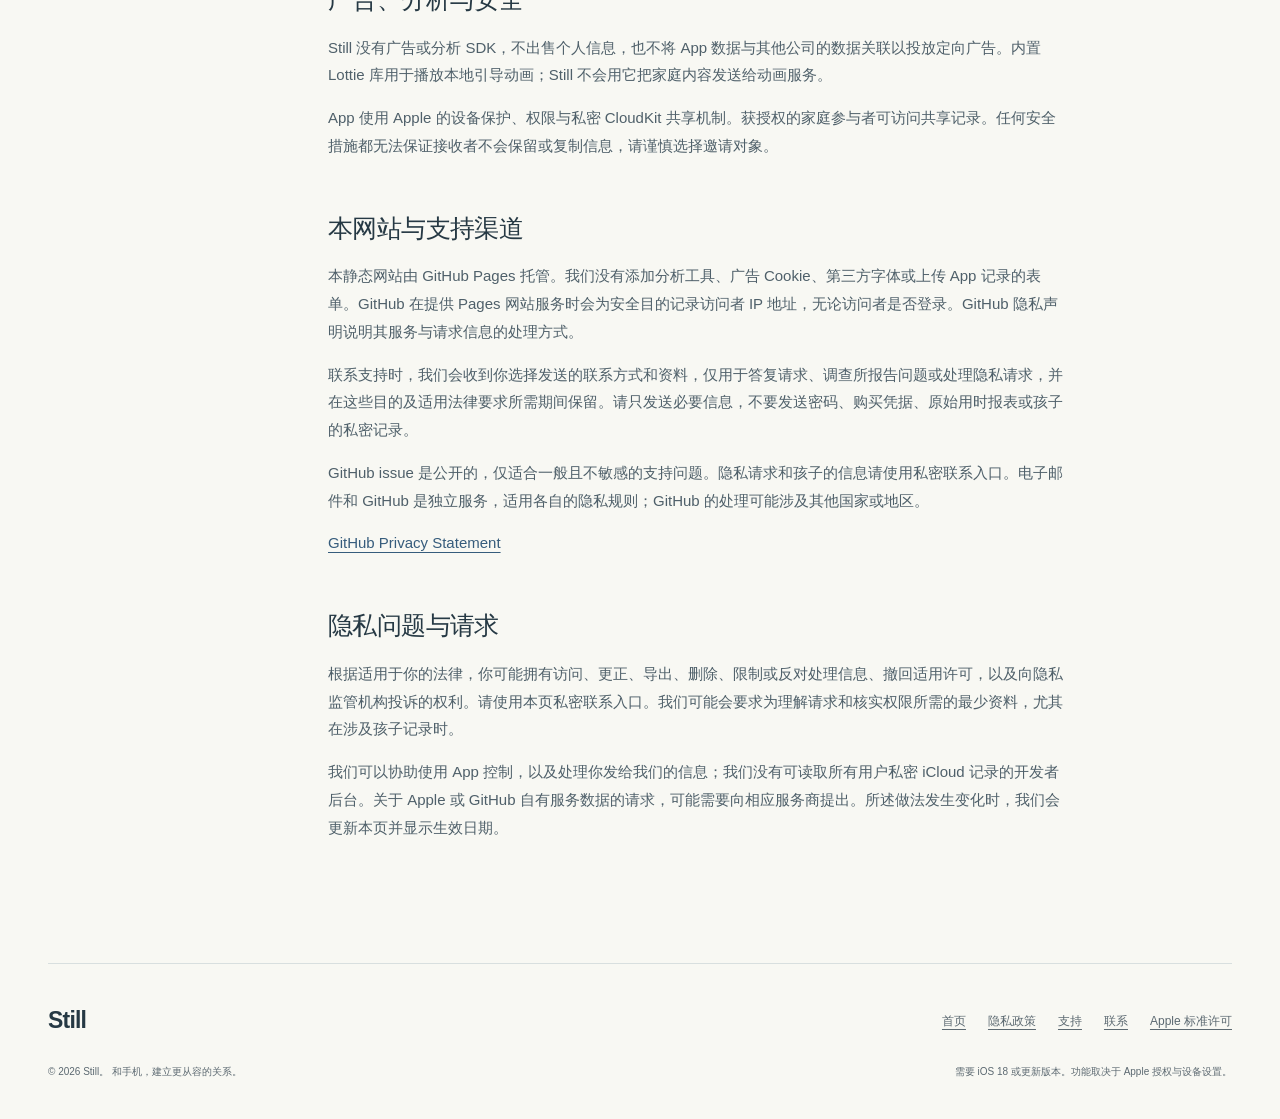
<file: privacy-zh-Hans.html>
<!doctype html>
<html lang="zh-Hans">
<head>
  <meta charset="utf-8">
  <meta name="viewport" content="width=device-width, initial-scale=1">
  <meta name="color-scheme" content="light">
  <meta name="theme-color" content="#f8f8f3">
  <title>隐私政策 — Still</title>
  <meta name="description" content="Still 帮助你管理应用限制，并制定个人与家庭计划。本政策说明 Still App、本网站及支持渠道如何处理信息。">
  <meta property="og:type" content="website">
  <meta property="og:title" content="隐私政策 — Still">
  <meta property="og:description" content="Still 帮助你管理应用限制，并制定个人与家庭计划。本政策说明 Still App、本网站及支持渠道如何处理信息。">
  <meta property="og:url" content="https://johnpriceapps.github.io/still-website/privacy-zh-Hans.html">
  <meta property="og:image" content="https://johnpriceapps.github.io/still-website/app-icon.png">
  <meta property="og:site_name" content="Still">
  <meta name="referrer" content="strict-origin-when-cross-origin">
  <link rel="canonical" href="https://johnpriceapps.github.io/still-website/privacy-zh-Hans.html">
  <link rel="alternate" hreflang="en" href="https://johnpriceapps.github.io/still-website/privacy.html">
<link rel="alternate" hreflang="zh-Hans" href="https://johnpriceapps.github.io/still-website/privacy-zh-Hans.html">
<link rel="alternate" hreflang="zh-Hant" href="https://johnpriceapps.github.io/still-website/privacy-zh-Hant.html">
  <link rel="alternate" hreflang="x-default" href="https://johnpriceapps.github.io/still-website/privacy.html">
  <link rel="icon" type="image/png" href="app-icon.png">
  <link rel="apple-touch-icon" href="app-icon.png">
  <link rel="stylesheet" href="styles.css">
</head>
<body>
<a class="skip-link" href="#main">跳到正文</a>
<header class="site-header wrap">
  <a class="brand" href="index-zh-Hans.html" aria-label="Still — 首页"><img src="app-icon.png" alt="" width="39" height="39">Still</a>
  <nav class="main-nav" aria-label="主导航">
    <a href="index-zh-Hans.html#how-it-works">如何使用</a>
    <a href="privacy-zh-Hans.html" aria-current="page">隐私政策</a>
    <a href="support-zh-Hans.html">支持</a>
  </nav>
  <nav class="languages" aria-label="选择语言"><a href="privacy.html" lang="en" hreflang="en" aria-label="English">EN</a><a href="privacy-zh-Hans.html" lang="zh-Hans" hreflang="zh-Hans" aria-label="简体中文" aria-current="page">简</a><a href="privacy-zh-Hant.html" lang="zh-Hant" hreflang="zh-Hant" aria-label="繁體中文">繁</a></nav>
</header>
<main id="main" class="wrap">
<div class="doc-hero"><p class="eyebrow">Still / 隐私政策</p><h1>隐私政策</h1><p class="introduction">Still 帮助你管理应用限制，并制定个人与家庭计划。本政策说明 Still App、本网站及支持渠道如何处理信息。</p><p class="doc-date">生效日期：2026年10月15日</p></div>
<div class="document-layout"><nav class="contents" aria-label="本页内容"><p>本页内容</p><a href="#contact">私密隐私联系</a><a href="#who">由谁负责</a><a href="#local">保存在设备上的信息</a><a href="#family">与家庭共享的信息</a><a href="#screen-time">屏幕使用时间报表与授权</a><a href="#apple">Apple 服务、购买与通知</a><a href="#choices">控制、导出与删除</a><a href="#children">孩子与家庭身份</a><a href="#sdk">广告、分析与安全</a><a href="#website">本网站与支持渠道</a><a href="#rights">隐私问题与请求</a></nav>
<div class="document-body"><section class="contact-panel" id="contact"><h2>私密隐私联系</h2><p>隐私问题，请通过邮件私下联系我们： <a href="mailto:johnprice.dgj@gmail.com">johnprice.dgj@gmail.com</a></p><p><a href="support-zh-Hans.html">支持</a></p></section>
<section id="who"><h2>由谁负责</h2><p>Still 由 GitHub 账号为 johnpriceapps 的开发者提供。本政策中的“我们”指该开发者。隐私问题或请求请使用本页提供的私密联系入口。</p></section>
<section id="local"><h2>保存在设备上的信息</h2><p>Still 没有独立的 Still 账号，也没有开发者自建的 App 服务器。个人目标、任务、反思、专注记录、已保存的个人计划和家长每周反思保存在你的设备上，Still 不会通过家庭 CloudKit 共享同步这些个人记录。</p><p>App 也会保存偏好、当前身份、Apple 提供的不透明应用选择、控制设置，以及运行你所选功能需要的家庭本机缓存或未发送编辑。根据你的 Apple 设置，设备备份可能包含本机 App 数据。</p></section>
<section id="family"><h2>与家庭共享的信息</h2><p>家庭模式使用 Apple iCloud 和私密 CloudKit 共享。共享拥有者和受邀并接受邀请的参与者可以访问家庭记录；这些内容不会发布到 Still 公共动态。请只邀请预期家庭成员，并在 App 中查看受邀成员。</p><p>共享信息用于同步控制、显示发送与回应状态、协调计划和保留家庭任务历史，可能包括：</p><ul><li>家庭配对标识、Apple 提供的参与者标识、记录作者、版本及时间；Apple 的邀请界面也可能显示参与者信息。</li><li>以 Apple 不透明 token 表示的应用、类别或网站选择，暂停／隐藏设置、时间表、时区，以及设备应用规则的回执。</li><li>每日阈值规则及名称、设定分钟数、达到阈值事件和回调时间。达到事件不代表精确的使用总时长。</li><li>约定、任务、日期、步骤、备注、变更请求和回应、提交以及家长反馈。</li><li>家庭周计划设置，包括你填写的年龄、可用时间、协助上限、材料、活动选择、发布的计划、确认、调整请求和打卡。</li></ul></section>
<section id="screen-time"><h2>屏幕使用时间报表与授权</h2><p>Still 使用 Apple 的屏幕使用时间框架和系统授权。个人控制使用个人授权；孩子控制需要 Apple 为“家人共享”中的孩子提供的监护人授权。接受 iCloud 邀请本身不能证明监护关系。</p><p>打开获授权的 Apple 活动报表时，报表扩展会处理并显示 Apple 提供的用时信息，例如今日时长、近期每日总量、应用用时和人员／设备标签。处理保留在报表扩展内。Still 不会把原始报表、精确总量、应用排行榜或提取的应用身份复制到家庭 CloudKit 记录。</p><p>如果启用敏感操作确认，Face ID、Touch ID 或设备密码会通过 Apple 系统界面验证。Still 获得验证结果，不会获得生物特征模板或设备密码。</p></section>
<section id="apple"><h2>Apple 服务、购买与通知</h2><p>Apple 提供 iCloud 存储与共享、屏幕使用时间授权与报表、App Store 购买和推送服务。这些服务按 Apple 的条款及隐私规则处理信息，其处理和存储地点由 Apple 决定，可能与你所在地区不同。</p><p>Still 在设备上核验 StoreKit 交易和权益状态以启用 Pro。付款资料由 Apple 处理；Still 不会获得你的银行卡号，也不会把购买历史写入家庭共享。孩子身份没有购买入口。</p><p>Apple 也可能向开发者提供销售与订阅报表。如果你在 Apple 设置中启用向开发者共享 App 分析，Apple 可能分享使用统计及诊断报表；TestFlight 另有反馈与诊断共享规则。这些 Apple 报表与家庭共享记录分开，也不需要 Still 内置分析 SDK。</p><p>可选的家长通知通过 Apple 的服务发送。可见通知为通用的达到用量限制提醒；通知元数据可能指向相关记录或规则。你可以在 iOS 设置中关闭通知。推送与后台更新不保证即时到达。</p><p class="source-link"><a href="https://www.apple.com/legal/privacy/en-ww/">Apple Privacy Policy</a></p><p class="source-link"><a href="https://www.apple.com/legal/privacy/data/en/app-analytics/">Apple: App Analytics &amp; Privacy</a></p></section>
<section id="choices"><h2>控制、导出与删除</h2><p>在成人身份中，“设置 → 个人数据”提供个人工作区的导出和删除。家长每周反思和本机周计划记录分别提供自己的导出／删除操作。这些操作仅作用于操作说明对应的记录；删除本机周计划不会删除其云端共享版本。</p><p>结束家庭管理时，家长应先关闭全部家庭限制，等待孩子设备返回匹配的确认，再使用“结束管理”和 Apple 共享界面停止共享。监护人也应在孩子设备的 iOS 设置中撤销 Still 的屏幕使用时间访问权限。请让两台设备联网并重新打开 Still，以检测变化。孩子身份的恢复会同时核对配对与授权状态。</p><p>停止共享会撤销后续共享访问，不是擦除所有家庭记录、其他设备已保存副本、导出文件、截图或备份的命令。共享记录可能仍保留在拥有者的 iCloud 存储中。当前 App 没有完整的家庭云数据导出或批量删除按钮。</p><p>iCloud 拥有者可以在 iOS 设置的“Apple 账户 → iCloud → 储存空间／管理账户储存空间”查看 Still，并使用 Apple 提供的删除选项。具体选项随 iOS 和账户状态而异。如果没有找到 Still 或需要处理特定共享记录，请私下联系我们获取指引。不要假设卸载 App 或停用 iCloud 会删除所有云记录。</p><p>Still 没有为已保存记录设置统一的自动删除期限；记录可能持续保留，直至你通过相应操作删除。Apple 自行管理其服务保留期限和备份。你导出或分享的文件由你及接收者管理。Pro 结束后，导出和删除操作仍然免费。</p><p class="source-link"><a href="https://support.apple.com/guide/icloud/mm62d92d6b3e/icloud">Apple: third-party app data in iCloud</a></p></section>
<section id="children"><h2>孩子与家庭身份</h2><p>家庭功能应由家长或监护人设置并监督。请向孩子说明哪些内容会被共享，只填写必要信息，避免在备注中填写健康详情、学校身份标识、地址或其他敏感资料。</p><p>孩子的任务回应和打卡是家庭共享内容，不是发给开发者的私密消息。Apple 授权是独立的系统保障，不能替代适用法律可能要求的家长许可。家长或监护人可通过私密联系入口咨询或提出有关孩子信息的请求。</p></section>
<section id="sdk"><h2>广告、分析与安全</h2><p>Still 没有广告或分析 SDK，不出售个人信息，也不将 App 数据与其他公司的数据关联以投放定向广告。内置 Lottie 库用于播放本地引导动画；Still 不会用它把家庭内容发送给动画服务。</p><p>App 使用 Apple 的设备保护、权限与私密 CloudKit 共享机制。获授权的家庭参与者可访问共享记录。任何安全措施都无法保证接收者不会保留或复制信息，请谨慎选择邀请对象。</p></section>
<section id="website"><h2>本网站与支持渠道</h2><p>本静态网站由 GitHub Pages 托管。我们没有添加分析工具、广告 Cookie、第三方字体或上传 App 记录的表单。GitHub 在提供 Pages 网站服务时会为安全目的记录访问者 IP 地址，无论访问者是否登录。GitHub 隐私声明说明其服务与请求信息的处理方式。</p><p>联系支持时，我们会收到你选择发送的联系方式和资料，仅用于答复请求、调查所报告问题或处理隐私请求，并在这些目的及适用法律要求所需期间保留。请只发送必要信息，不要发送密码、购买凭据、原始用时报表或孩子的私密记录。</p><p>GitHub issue 是公开的，仅适合一般且不敏感的支持问题。隐私请求和孩子的信息请使用私密联系入口。电子邮件和 GitHub 是独立服务，适用各自的隐私规则；GitHub 的处理可能涉及其他国家或地区。</p><p class="source-link"><a href="https://docs.github.com/en/site-policy/privacy-policies/github-general-privacy-statement">GitHub Privacy Statement</a></p></section>
<section id="rights"><h2>隐私问题与请求</h2><p>根据适用于你的法律，你可能拥有访问、更正、导出、删除、限制或反对处理信息、撤回适用许可，以及向隐私监管机构投诉的权利。请使用本页私密联系入口。我们可能会要求为理解请求和核实权限所需的最少资料，尤其在涉及孩子记录时。</p><p>我们可以协助使用 App 控制，以及处理你发给我们的信息；我们没有可读取所有用户私密 iCloud 记录的开发者后台。关于 Apple 或 GitHub 自有服务数据的请求，可能需要向相应服务商提出。所述做法发生变化时，我们会更新本页并显示生效日期。</p></section>
</div></div></main>
<footer class="site-footer wrap">
  <div class="footer-top"><div class="footer-brand">Still</div>
    <nav aria-label="页脚导航">
      <a href="index-zh-Hans.html">首页</a><a href="privacy-zh-Hans.html">隐私政策</a><a href="support-zh-Hans.html">支持</a><a href="mailto:johnprice.dgj@gmail.com">联系</a><a href="https://www.apple.com/legal/internet-services/itunes/dev/stdeula/">Apple 标准许可</a>
    </nav>
  </div>
  <div class="footer-bottom"><p>© 2026 Still。 和手机，建立更从容的关系。</p><p>需要 iOS 18 或更新版本。功能取决于 Apple 授权与设备设置。</p></div>
</footer>
</body>
</html>
</file>
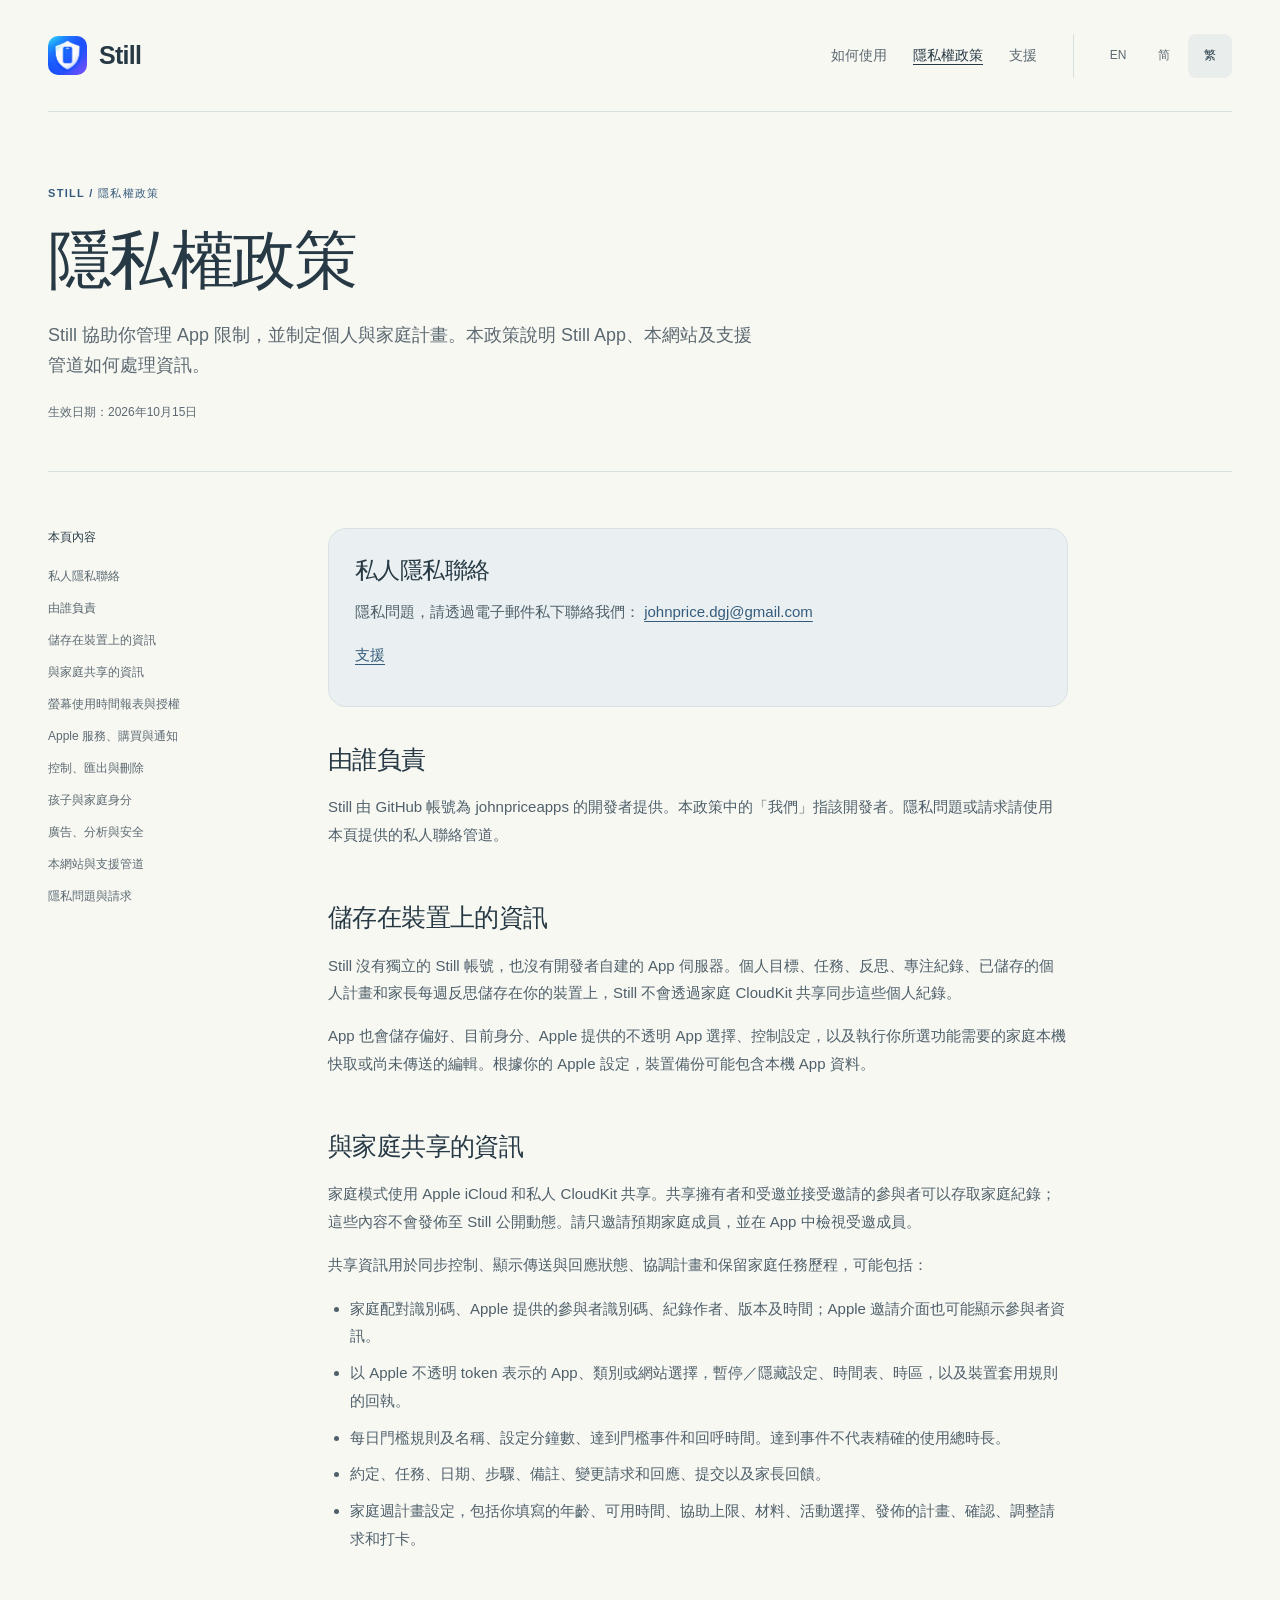
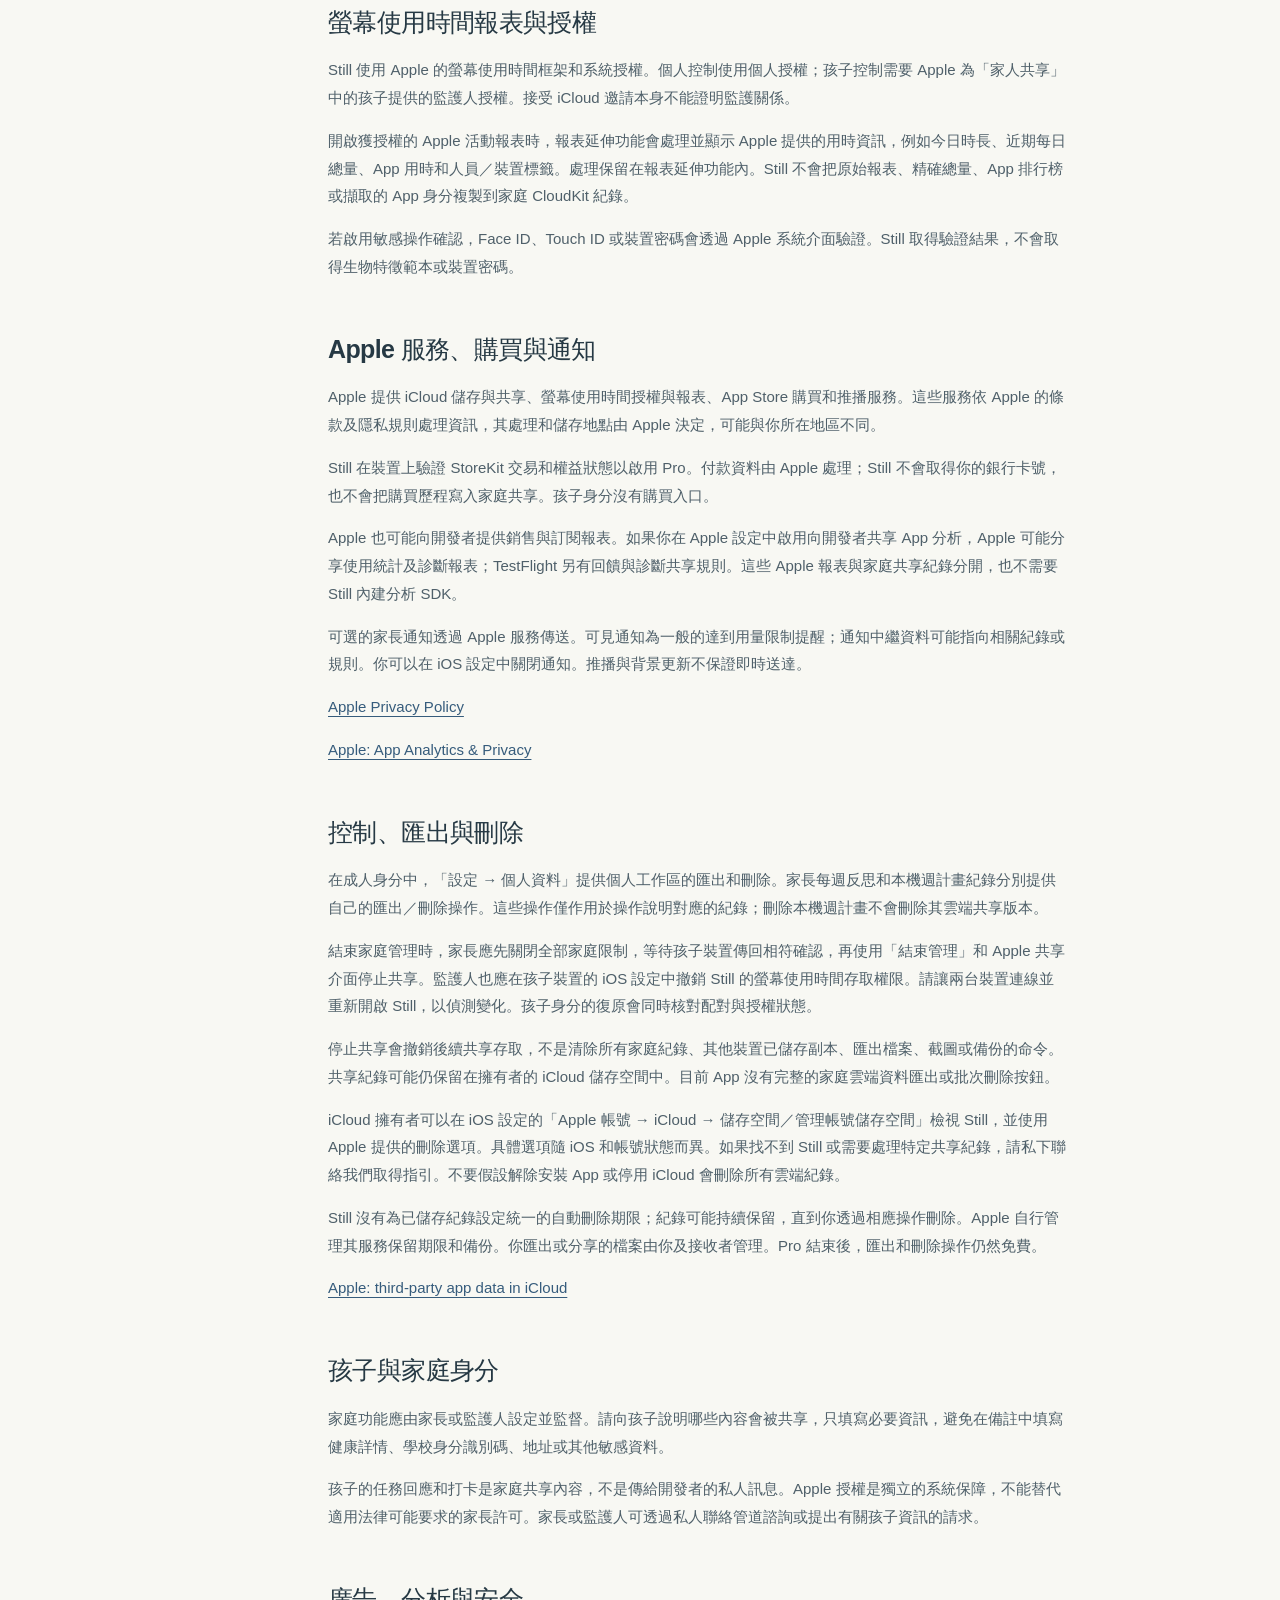
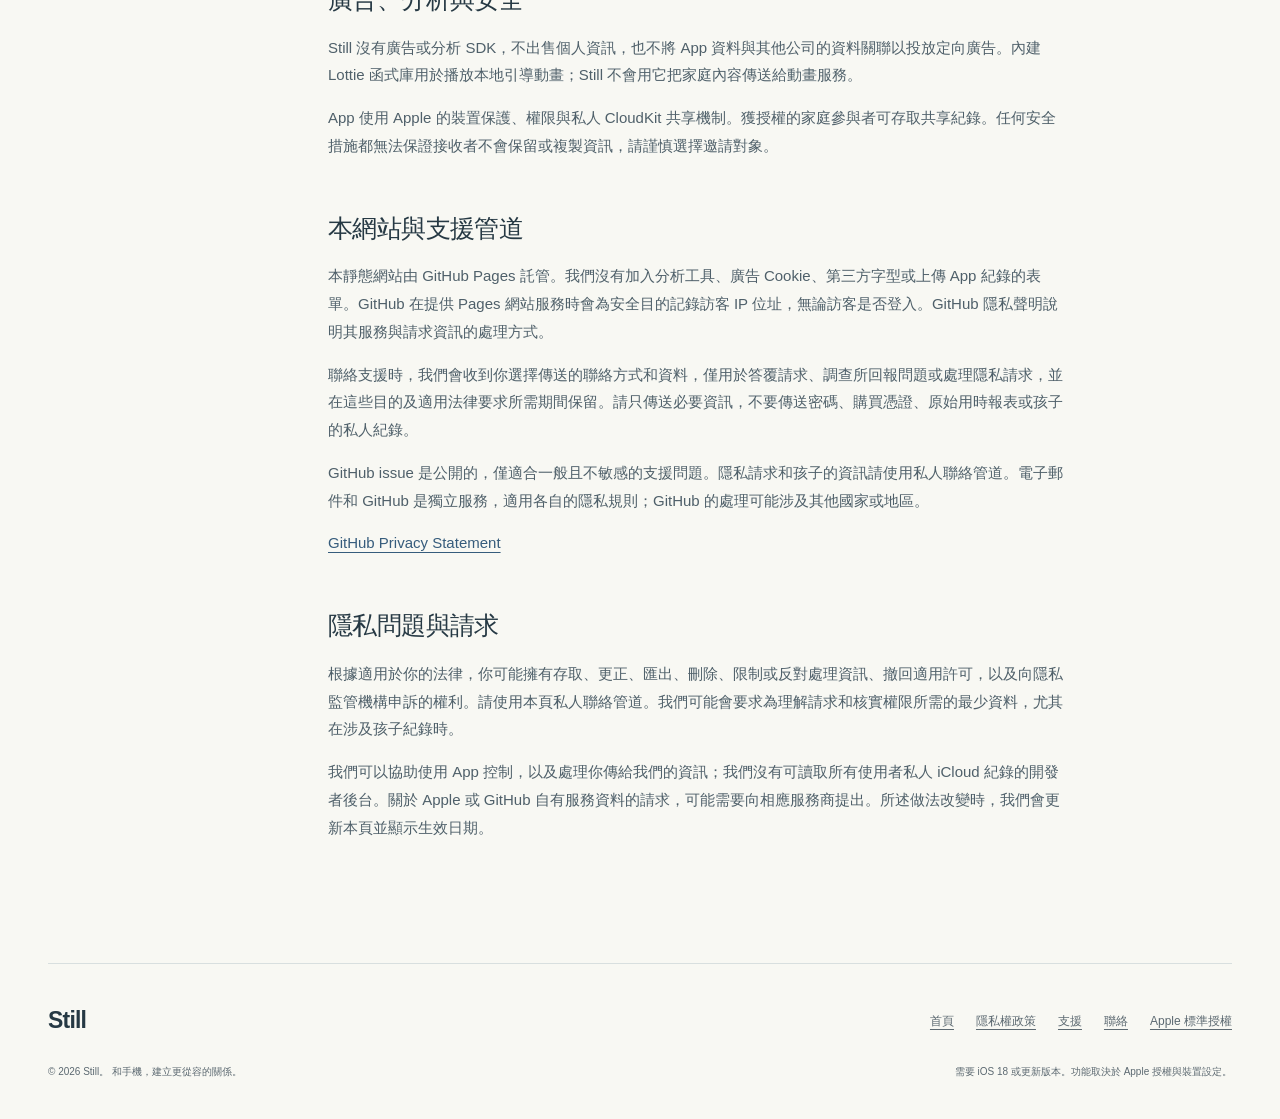
<file: privacy-zh-Hant.html>
<!doctype html>
<html lang="zh-Hant">
<head>
  <meta charset="utf-8">
  <meta name="viewport" content="width=device-width, initial-scale=1">
  <meta name="color-scheme" content="light">
  <meta name="theme-color" content="#f8f8f3">
  <title>隱私權政策 — Still</title>
  <meta name="description" content="Still 協助你管理 App 限制，並制定個人與家庭計畫。本政策說明 Still App、本網站及支援管道如何處理資訊。">
  <meta property="og:type" content="website">
  <meta property="og:title" content="隱私權政策 — Still">
  <meta property="og:description" content="Still 協助你管理 App 限制，並制定個人與家庭計畫。本政策說明 Still App、本網站及支援管道如何處理資訊。">
  <meta property="og:url" content="https://johnpriceapps.github.io/still-website/privacy-zh-Hant.html">
  <meta property="og:image" content="https://johnpriceapps.github.io/still-website/app-icon.png">
  <meta property="og:site_name" content="Still">
  <meta name="referrer" content="strict-origin-when-cross-origin">
  <link rel="canonical" href="https://johnpriceapps.github.io/still-website/privacy-zh-Hant.html">
  <link rel="alternate" hreflang="en" href="https://johnpriceapps.github.io/still-website/privacy.html">
<link rel="alternate" hreflang="zh-Hans" href="https://johnpriceapps.github.io/still-website/privacy-zh-Hans.html">
<link rel="alternate" hreflang="zh-Hant" href="https://johnpriceapps.github.io/still-website/privacy-zh-Hant.html">
  <link rel="alternate" hreflang="x-default" href="https://johnpriceapps.github.io/still-website/privacy.html">
  <link rel="icon" type="image/png" href="app-icon.png">
  <link rel="apple-touch-icon" href="app-icon.png">
  <link rel="stylesheet" href="styles.css">
</head>
<body>
<a class="skip-link" href="#main">跳到正文</a>
<header class="site-header wrap">
  <a class="brand" href="index-zh-Hant.html" aria-label="Still — 首頁"><img src="app-icon.png" alt="" width="39" height="39">Still</a>
  <nav class="main-nav" aria-label="主導覽">
    <a href="index-zh-Hant.html#how-it-works">如何使用</a>
    <a href="privacy-zh-Hant.html" aria-current="page">隱私權政策</a>
    <a href="support-zh-Hant.html">支援</a>
  </nav>
  <nav class="languages" aria-label="選擇語言"><a href="privacy.html" lang="en" hreflang="en" aria-label="English">EN</a><a href="privacy-zh-Hans.html" lang="zh-Hans" hreflang="zh-Hans" aria-label="简体中文">简</a><a href="privacy-zh-Hant.html" lang="zh-Hant" hreflang="zh-Hant" aria-label="繁體中文" aria-current="page">繁</a></nav>
</header>
<main id="main" class="wrap">
<div class="doc-hero"><p class="eyebrow">Still / 隱私權政策</p><h1>隱私權政策</h1><p class="introduction">Still 協助你管理 App 限制，並制定個人與家庭計畫。本政策說明 Still App、本網站及支援管道如何處理資訊。</p><p class="doc-date">生效日期：2026年10月15日</p></div>
<div class="document-layout"><nav class="contents" aria-label="本頁內容"><p>本頁內容</p><a href="#contact">私人隱私聯絡</a><a href="#who">由誰負責</a><a href="#local">儲存在裝置上的資訊</a><a href="#family">與家庭共享的資訊</a><a href="#screen-time">螢幕使用時間報表與授權</a><a href="#apple">Apple 服務、購買與通知</a><a href="#choices">控制、匯出與刪除</a><a href="#children">孩子與家庭身分</a><a href="#sdk">廣告、分析與安全</a><a href="#website">本網站與支援管道</a><a href="#rights">隱私問題與請求</a></nav>
<div class="document-body"><section class="contact-panel" id="contact"><h2>私人隱私聯絡</h2><p>隱私問題，請透過電子郵件私下聯絡我們： <a href="mailto:johnprice.dgj@gmail.com">johnprice.dgj@gmail.com</a></p><p><a href="support-zh-Hant.html">支援</a></p></section>
<section id="who"><h2>由誰負責</h2><p>Still 由 GitHub 帳號為 johnpriceapps 的開發者提供。本政策中的「我們」指該開發者。隱私問題或請求請使用本頁提供的私人聯絡管道。</p></section>
<section id="local"><h2>儲存在裝置上的資訊</h2><p>Still 沒有獨立的 Still 帳號，也沒有開發者自建的 App 伺服器。個人目標、任務、反思、專注紀錄、已儲存的個人計畫和家長每週反思儲存在你的裝置上，Still 不會透過家庭 CloudKit 共享同步這些個人紀錄。</p><p>App 也會儲存偏好、目前身分、Apple 提供的不透明 App 選擇、控制設定，以及執行你所選功能需要的家庭本機快取或尚未傳送的編輯。根據你的 Apple 設定，裝置備份可能包含本機 App 資料。</p></section>
<section id="family"><h2>與家庭共享的資訊</h2><p>家庭模式使用 Apple iCloud 和私人 CloudKit 共享。共享擁有者和受邀並接受邀請的參與者可以存取家庭紀錄；這些內容不會發佈至 Still 公開動態。請只邀請預期家庭成員，並在 App 中檢視受邀成員。</p><p>共享資訊用於同步控制、顯示傳送與回應狀態、協調計畫和保留家庭任務歷程，可能包括：</p><ul><li>家庭配對識別碼、Apple 提供的參與者識別碼、紀錄作者、版本及時間；Apple 邀請介面也可能顯示參與者資訊。</li><li>以 Apple 不透明 token 表示的 App、類別或網站選擇，暫停／隱藏設定、時間表、時區，以及裝置套用規則的回執。</li><li>每日門檻規則及名稱、設定分鐘數、達到門檻事件和回呼時間。達到事件不代表精確的使用總時長。</li><li>約定、任務、日期、步驟、備註、變更請求和回應、提交以及家長回饋。</li><li>家庭週計畫設定，包括你填寫的年齡、可用時間、協助上限、材料、活動選擇、發佈的計畫、確認、調整請求和打卡。</li></ul></section>
<section id="screen-time"><h2>螢幕使用時間報表與授權</h2><p>Still 使用 Apple 的螢幕使用時間框架和系統授權。個人控制使用個人授權；孩子控制需要 Apple 為「家人共享」中的孩子提供的監護人授權。接受 iCloud 邀請本身不能證明監護關係。</p><p>開啟獲授權的 Apple 活動報表時，報表延伸功能會處理並顯示 Apple 提供的用時資訊，例如今日時長、近期每日總量、App 用時和人員／裝置標籤。處理保留在報表延伸功能內。Still 不會把原始報表、精確總量、App 排行榜或擷取的 App 身分複製到家庭 CloudKit 紀錄。</p><p>若啟用敏感操作確認，Face ID、Touch ID 或裝置密碼會透過 Apple 系統介面驗證。Still 取得驗證結果，不會取得生物特徵範本或裝置密碼。</p></section>
<section id="apple"><h2>Apple 服務、購買與通知</h2><p>Apple 提供 iCloud 儲存與共享、螢幕使用時間授權與報表、App Store 購買和推播服務。這些服務依 Apple 的條款及隱私規則處理資訊，其處理和儲存地點由 Apple 決定，可能與你所在地區不同。</p><p>Still 在裝置上驗證 StoreKit 交易和權益狀態以啟用 Pro。付款資料由 Apple 處理；Still 不會取得你的銀行卡號，也不會把購買歷程寫入家庭共享。孩子身分沒有購買入口。</p><p>Apple 也可能向開發者提供銷售與訂閱報表。如果你在 Apple 設定中啟用向開發者共享 App 分析，Apple 可能分享使用統計及診斷報表；TestFlight 另有回饋與診斷共享規則。這些 Apple 報表與家庭共享紀錄分開，也不需要 Still 內建分析 SDK。</p><p>可選的家長通知透過 Apple 服務傳送。可見通知為一般的達到用量限制提醒；通知中繼資料可能指向相關紀錄或規則。你可以在 iOS 設定中關閉通知。推播與背景更新不保證即時送達。</p><p class="source-link"><a href="https://www.apple.com/legal/privacy/en-ww/">Apple Privacy Policy</a></p><p class="source-link"><a href="https://www.apple.com/legal/privacy/data/en/app-analytics/">Apple: App Analytics &amp; Privacy</a></p></section>
<section id="choices"><h2>控制、匯出與刪除</h2><p>在成人身分中，「設定 → 個人資料」提供個人工作區的匯出和刪除。家長每週反思和本機週計畫紀錄分別提供自己的匯出／刪除操作。這些操作僅作用於操作說明對應的紀錄；刪除本機週計畫不會刪除其雲端共享版本。</p><p>結束家庭管理時，家長應先關閉全部家庭限制，等待孩子裝置傳回相符確認，再使用「結束管理」和 Apple 共享介面停止共享。監護人也應在孩子裝置的 iOS 設定中撤銷 Still 的螢幕使用時間存取權限。請讓兩台裝置連線並重新開啟 Still，以偵測變化。孩子身分的復原會同時核對配對與授權狀態。</p><p>停止共享會撤銷後續共享存取，不是清除所有家庭紀錄、其他裝置已儲存副本、匯出檔案、截圖或備份的命令。共享紀錄可能仍保留在擁有者的 iCloud 儲存空間中。目前 App 沒有完整的家庭雲端資料匯出或批次刪除按鈕。</p><p>iCloud 擁有者可以在 iOS 設定的「Apple 帳號 → iCloud → 儲存空間／管理帳號儲存空間」檢視 Still，並使用 Apple 提供的刪除選項。具體選項隨 iOS 和帳號狀態而異。如果找不到 Still 或需要處理特定共享紀錄，請私下聯絡我們取得指引。不要假設解除安裝 App 或停用 iCloud 會刪除所有雲端紀錄。</p><p>Still 沒有為已儲存紀錄設定統一的自動刪除期限；紀錄可能持續保留，直到你透過相應操作刪除。Apple 自行管理其服務保留期限和備份。你匯出或分享的檔案由你及接收者管理。Pro 結束後，匯出和刪除操作仍然免費。</p><p class="source-link"><a href="https://support.apple.com/guide/icloud/mm62d92d6b3e/icloud">Apple: third-party app data in iCloud</a></p></section>
<section id="children"><h2>孩子與家庭身分</h2><p>家庭功能應由家長或監護人設定並監督。請向孩子說明哪些內容會被共享，只填寫必要資訊，避免在備註中填寫健康詳情、學校身分識別碼、地址或其他敏感資料。</p><p>孩子的任務回應和打卡是家庭共享內容，不是傳給開發者的私人訊息。Apple 授權是獨立的系統保障，不能替代適用法律可能要求的家長許可。家長或監護人可透過私人聯絡管道諮詢或提出有關孩子資訊的請求。</p></section>
<section id="sdk"><h2>廣告、分析與安全</h2><p>Still 沒有廣告或分析 SDK，不出售個人資訊，也不將 App 資料與其他公司的資料關聯以投放定向廣告。內建 Lottie 函式庫用於播放本地引導動畫；Still 不會用它把家庭內容傳送給動畫服務。</p><p>App 使用 Apple 的裝置保護、權限與私人 CloudKit 共享機制。獲授權的家庭參與者可存取共享紀錄。任何安全措施都無法保證接收者不會保留或複製資訊，請謹慎選擇邀請對象。</p></section>
<section id="website"><h2>本網站與支援管道</h2><p>本靜態網站由 GitHub Pages 託管。我們沒有加入分析工具、廣告 Cookie、第三方字型或上傳 App 紀錄的表單。GitHub 在提供 Pages 網站服務時會為安全目的記錄訪客 IP 位址，無論訪客是否登入。GitHub 隱私聲明說明其服務與請求資訊的處理方式。</p><p>聯絡支援時，我們會收到你選擇傳送的聯絡方式和資料，僅用於答覆請求、調查所回報問題或處理隱私請求，並在這些目的及適用法律要求所需期間保留。請只傳送必要資訊，不要傳送密碼、購買憑證、原始用時報表或孩子的私人紀錄。</p><p>GitHub issue 是公開的，僅適合一般且不敏感的支援問題。隱私請求和孩子的資訊請使用私人聯絡管道。電子郵件和 GitHub 是獨立服務，適用各自的隱私規則；GitHub 的處理可能涉及其他國家或地區。</p><p class="source-link"><a href="https://docs.github.com/en/site-policy/privacy-policies/github-general-privacy-statement">GitHub Privacy Statement</a></p></section>
<section id="rights"><h2>隱私問題與請求</h2><p>根據適用於你的法律，你可能擁有存取、更正、匯出、刪除、限制或反對處理資訊、撤回適用許可，以及向隱私監管機構申訴的權利。請使用本頁私人聯絡管道。我們可能會要求為理解請求和核實權限所需的最少資料，尤其在涉及孩子紀錄時。</p><p>我們可以協助使用 App 控制，以及處理你傳給我們的資訊；我們沒有可讀取所有使用者私人 iCloud 紀錄的開發者後台。關於 Apple 或 GitHub 自有服務資料的請求，可能需要向相應服務商提出。所述做法改變時，我們會更新本頁並顯示生效日期。</p></section>
</div></div></main>
<footer class="site-footer wrap">
  <div class="footer-top"><div class="footer-brand">Still</div>
    <nav aria-label="頁尾導覽">
      <a href="index-zh-Hant.html">首頁</a><a href="privacy-zh-Hant.html">隱私權政策</a><a href="support-zh-Hant.html">支援</a><a href="mailto:johnprice.dgj@gmail.com">聯絡</a><a href="https://www.apple.com/legal/internet-services/itunes/dev/stdeula/">Apple 標準授權</a>
    </nav>
  </div>
  <div class="footer-bottom"><p>© 2026 Still。 和手機，建立更從容的關係。</p><p>需要 iOS 18 或更新版本。功能取決於 Apple 授權與裝置設定。</p></div>
</footer>
</body>
</html>
</file>
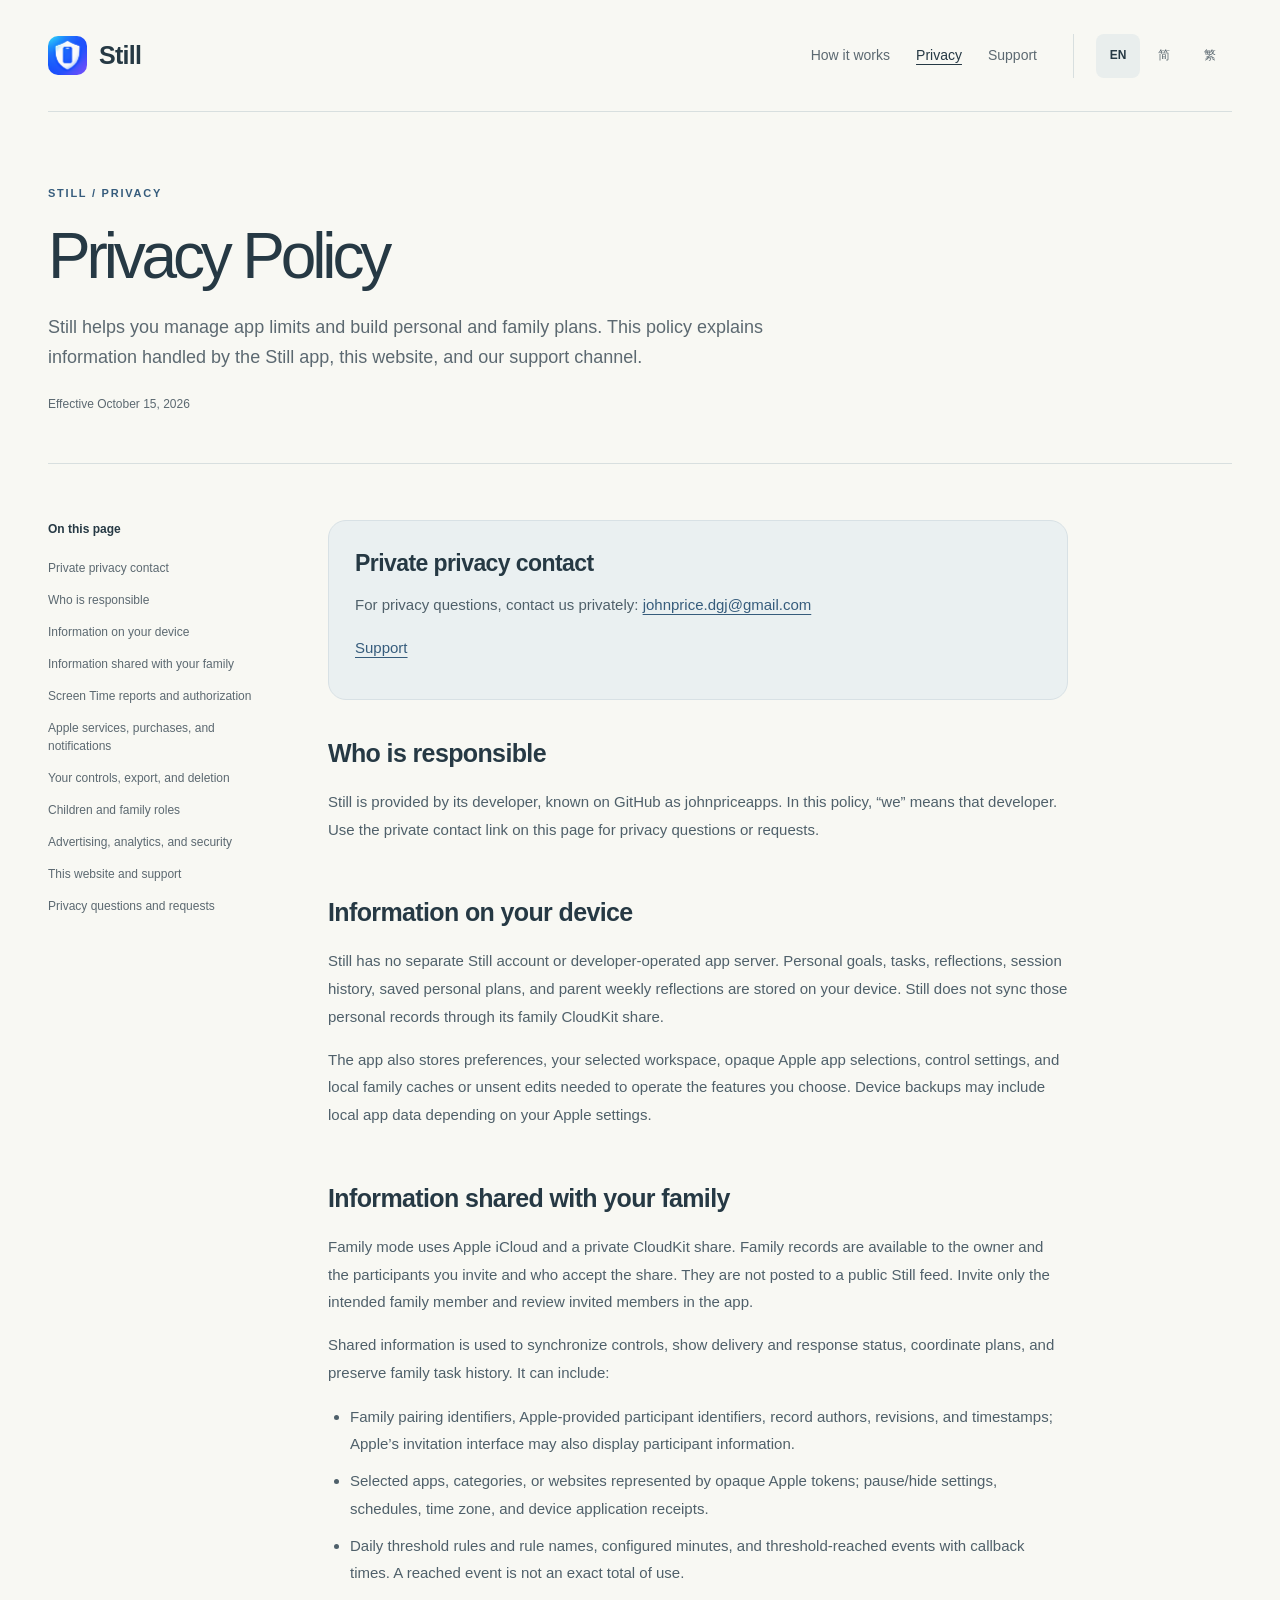
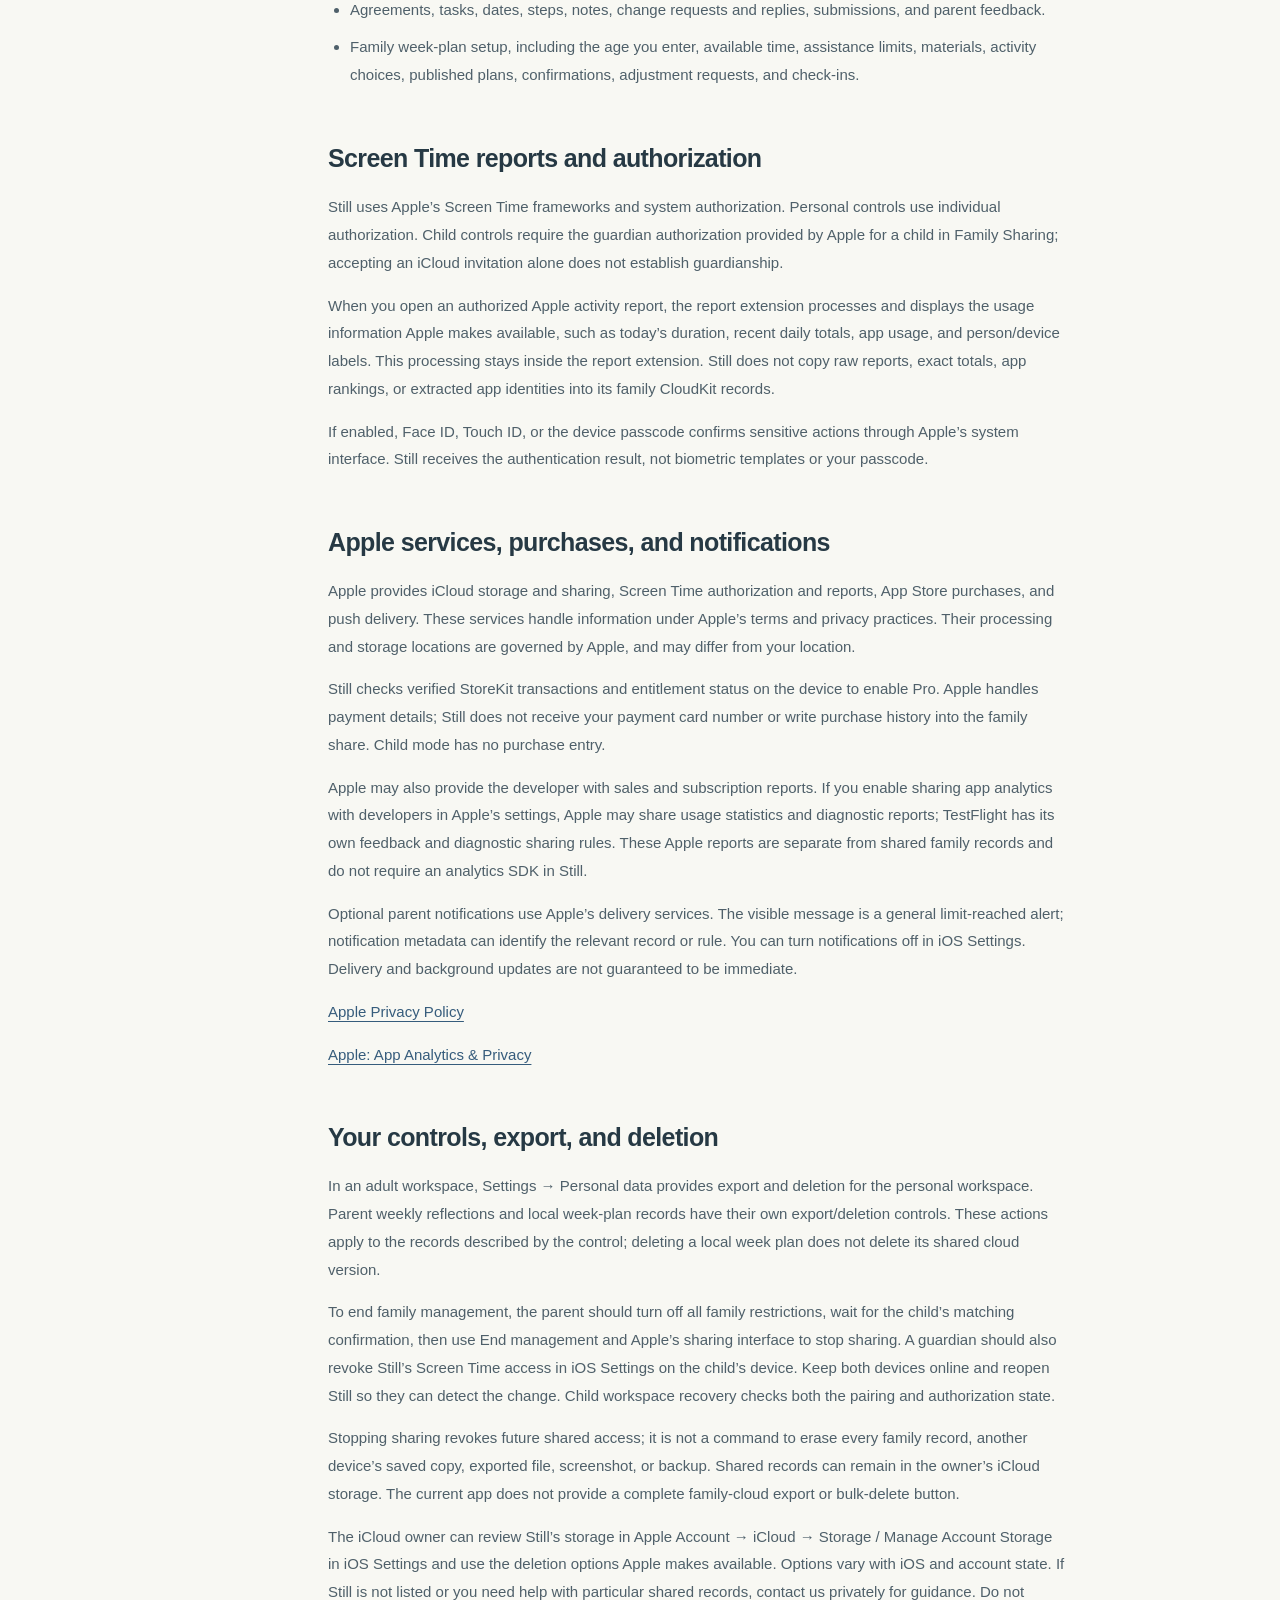
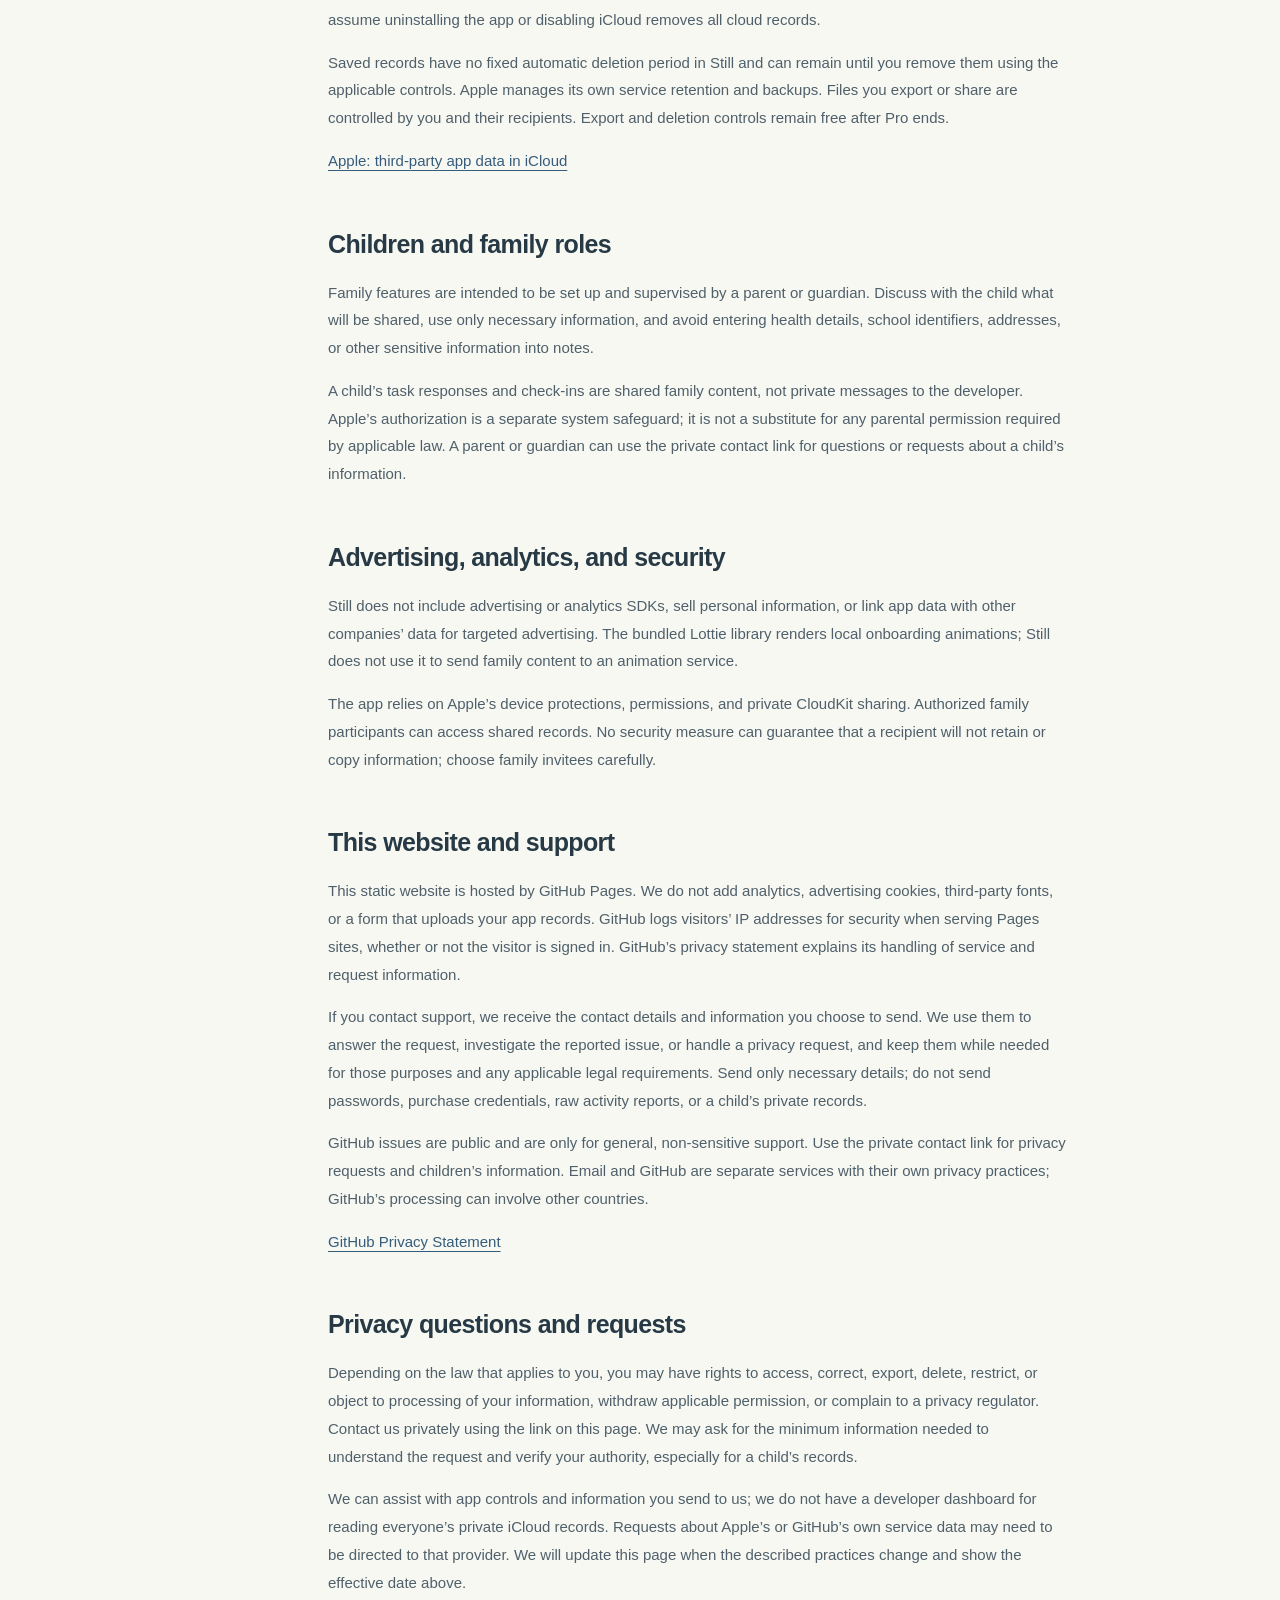
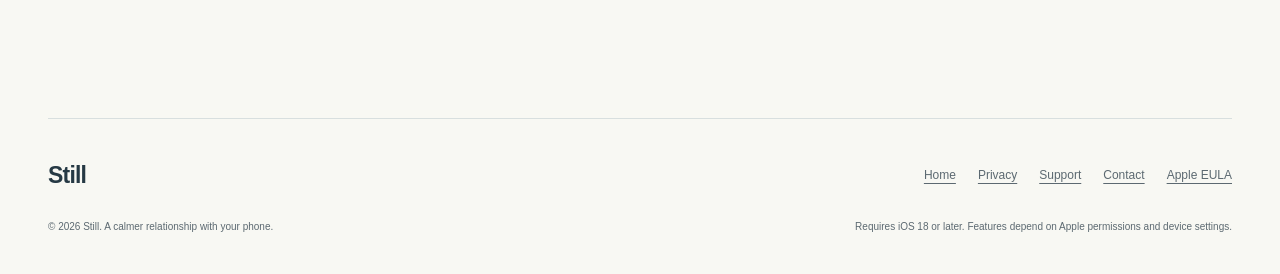
<file: privacy.html>
<!doctype html>
<html lang="en">
<head>
  <meta charset="utf-8">
  <meta name="viewport" content="width=device-width, initial-scale=1">
  <meta name="color-scheme" content="light">
  <meta name="theme-color" content="#f8f8f3">
  <title>Privacy Policy — Still</title>
  <meta name="description" content="Still helps you manage app limits and build personal and family plans. This policy explains information handled by the Still app, this website, and our support channel.">
  <meta property="og:type" content="website">
  <meta property="og:title" content="Privacy Policy — Still">
  <meta property="og:description" content="Still helps you manage app limits and build personal and family plans. This policy explains information handled by the Still app, this website, and our support channel.">
  <meta property="og:url" content="https://johnpriceapps.github.io/still-website/privacy.html">
  <meta property="og:image" content="https://johnpriceapps.github.io/still-website/app-icon.png">
  <meta property="og:site_name" content="Still">
  <meta name="referrer" content="strict-origin-when-cross-origin">
  <link rel="canonical" href="https://johnpriceapps.github.io/still-website/privacy.html">
  <link rel="alternate" hreflang="en" href="https://johnpriceapps.github.io/still-website/privacy.html">
<link rel="alternate" hreflang="zh-Hans" href="https://johnpriceapps.github.io/still-website/privacy-zh-Hans.html">
<link rel="alternate" hreflang="zh-Hant" href="https://johnpriceapps.github.io/still-website/privacy-zh-Hant.html">
  <link rel="alternate" hreflang="x-default" href="https://johnpriceapps.github.io/still-website/privacy.html">
  <link rel="icon" type="image/png" href="app-icon.png">
  <link rel="apple-touch-icon" href="app-icon.png">
  <link rel="stylesheet" href="styles.css">
</head>
<body>
<a class="skip-link" href="#main">Skip to content</a>
<header class="site-header wrap">
  <a class="brand" href="index.html" aria-label="Still — Home"><img src="app-icon.png" alt="" width="39" height="39">Still</a>
  <nav class="main-nav" aria-label="Main navigation">
    <a href="index.html#how-it-works">How it works</a>
    <a href="privacy.html" aria-current="page">Privacy</a>
    <a href="support.html">Support</a>
  </nav>
  <nav class="languages" aria-label="Choose language"><a href="privacy.html" lang="en" hreflang="en" aria-label="English" aria-current="page">EN</a><a href="privacy-zh-Hans.html" lang="zh-Hans" hreflang="zh-Hans" aria-label="简体中文">简</a><a href="privacy-zh-Hant.html" lang="zh-Hant" hreflang="zh-Hant" aria-label="繁體中文">繁</a></nav>
</header>
<main id="main" class="wrap">
<div class="doc-hero"><p class="eyebrow">Still / Privacy</p><h1>Privacy Policy</h1><p class="introduction">Still helps you manage app limits and build personal and family plans. This policy explains information handled by the Still app, this website, and our support channel.</p><p class="doc-date">Effective October 15, 2026</p></div>
<div class="document-layout"><nav class="contents" aria-label="On this page"><p>On this page</p><a href="#contact">Private privacy contact</a><a href="#who">Who is responsible</a><a href="#local">Information on your device</a><a href="#family">Information shared with your family</a><a href="#screen-time">Screen Time reports and authorization</a><a href="#apple">Apple services, purchases, and notifications</a><a href="#choices">Your controls, export, and deletion</a><a href="#children">Children and family roles</a><a href="#sdk">Advertising, analytics, and security</a><a href="#website">This website and support</a><a href="#rights">Privacy questions and requests</a></nav>
<div class="document-body"><section class="contact-panel" id="contact"><h2>Private privacy contact</h2><p>For privacy questions, contact us privately: <a href="mailto:johnprice.dgj@gmail.com">johnprice.dgj@gmail.com</a></p><p><a href="support.html">Support</a></p></section>
<section id="who"><h2>Who is responsible</h2><p>Still is provided by its developer, known on GitHub as johnpriceapps. In this policy, “we” means that developer. Use the private contact link on this page for privacy questions or requests.</p></section>
<section id="local"><h2>Information on your device</h2><p>Still has no separate Still account or developer-operated app server. Personal goals, tasks, reflections, session history, saved personal plans, and parent weekly reflections are stored on your device. Still does not sync those personal records through its family CloudKit share.</p><p>The app also stores preferences, your selected workspace, opaque Apple app selections, control settings, and local family caches or unsent edits needed to operate the features you choose. Device backups may include local app data depending on your Apple settings.</p></section>
<section id="family"><h2>Information shared with your family</h2><p>Family mode uses Apple iCloud and a private CloudKit share. Family records are available to the owner and the participants you invite and who accept the share. They are not posted to a public Still feed. Invite only the intended family member and review invited members in the app.</p><p>Shared information is used to synchronize controls, show delivery and response status, coordinate plans, and preserve family task history. It can include:</p><ul><li>Family pairing identifiers, Apple-provided participant identifiers, record authors, revisions, and timestamps; Apple’s invitation interface may also display participant information.</li><li>Selected apps, categories, or websites represented by opaque Apple tokens; pause/hide settings, schedules, time zone, and device application receipts.</li><li>Daily threshold rules and rule names, configured minutes, and threshold-reached events with callback times. A reached event is not an exact total of use.</li><li>Agreements, tasks, dates, steps, notes, change requests and replies, submissions, and parent feedback.</li><li>Family week-plan setup, including the age you enter, available time, assistance limits, materials, activity choices, published plans, confirmations, adjustment requests, and check-ins.</li></ul></section>
<section id="screen-time"><h2>Screen Time reports and authorization</h2><p>Still uses Apple’s Screen Time frameworks and system authorization. Personal controls use individual authorization. Child controls require the guardian authorization provided by Apple for a child in Family Sharing; accepting an iCloud invitation alone does not establish guardianship.</p><p>When you open an authorized Apple activity report, the report extension processes and displays the usage information Apple makes available, such as today’s duration, recent daily totals, app usage, and person/device labels. This processing stays inside the report extension. Still does not copy raw reports, exact totals, app rankings, or extracted app identities into its family CloudKit records.</p><p>If enabled, Face ID, Touch ID, or the device passcode confirms sensitive actions through Apple’s system interface. Still receives the authentication result, not biometric templates or your passcode.</p></section>
<section id="apple"><h2>Apple services, purchases, and notifications</h2><p>Apple provides iCloud storage and sharing, Screen Time authorization and reports, App Store purchases, and push delivery. These services handle information under Apple’s terms and privacy practices. Their processing and storage locations are governed by Apple, and may differ from your location.</p><p>Still checks verified StoreKit transactions and entitlement status on the device to enable Pro. Apple handles payment details; Still does not receive your payment card number or write purchase history into the family share. Child mode has no purchase entry.</p><p>Apple may also provide the developer with sales and subscription reports. If you enable sharing app analytics with developers in Apple’s settings, Apple may share usage statistics and diagnostic reports; TestFlight has its own feedback and diagnostic sharing rules. These Apple reports are separate from shared family records and do not require an analytics SDK in Still.</p><p>Optional parent notifications use Apple’s delivery services. The visible message is a general limit-reached alert; notification metadata can identify the relevant record or rule. You can turn notifications off in iOS Settings. Delivery and background updates are not guaranteed to be immediate.</p><p class="source-link"><a href="https://www.apple.com/legal/privacy/en-ww/">Apple Privacy Policy</a></p><p class="source-link"><a href="https://www.apple.com/legal/privacy/data/en/app-analytics/">Apple: App Analytics &amp; Privacy</a></p></section>
<section id="choices"><h2>Your controls, export, and deletion</h2><p>In an adult workspace, Settings → Personal data provides export and deletion for the personal workspace. Parent weekly reflections and local week-plan records have their own export/deletion controls. These actions apply to the records described by the control; deleting a local week plan does not delete its shared cloud version.</p><p>To end family management, the parent should turn off all family restrictions, wait for the child’s matching confirmation, then use End management and Apple’s sharing interface to stop sharing. A guardian should also revoke Still’s Screen Time access in iOS Settings on the child’s device. Keep both devices online and reopen Still so they can detect the change. Child workspace recovery checks both the pairing and authorization state.</p><p>Stopping sharing revokes future shared access; it is not a command to erase every family record, another device’s saved copy, exported file, screenshot, or backup. Shared records can remain in the owner’s iCloud storage. The current app does not provide a complete family-cloud export or bulk-delete button.</p><p>The iCloud owner can review Still’s storage in Apple Account → iCloud → Storage / Manage Account Storage in iOS Settings and use the deletion options Apple makes available. Options vary with iOS and account state. If Still is not listed or you need help with particular shared records, contact us privately for guidance. Do not assume uninstalling the app or disabling iCloud removes all cloud records.</p><p>Saved records have no fixed automatic deletion period in Still and can remain until you remove them using the applicable controls. Apple manages its own service retention and backups. Files you export or share are controlled by you and their recipients. Export and deletion controls remain free after Pro ends.</p><p class="source-link"><a href="https://support.apple.com/guide/icloud/mm62d92d6b3e/icloud">Apple: third-party app data in iCloud</a></p></section>
<section id="children"><h2>Children and family roles</h2><p>Family features are intended to be set up and supervised by a parent or guardian. Discuss with the child what will be shared, use only necessary information, and avoid entering health details, school identifiers, addresses, or other sensitive information into notes.</p><p>A child’s task responses and check-ins are shared family content, not private messages to the developer. Apple’s authorization is a separate system safeguard; it is not a substitute for any parental permission required by applicable law. A parent or guardian can use the private contact link for questions or requests about a child’s information.</p></section>
<section id="sdk"><h2>Advertising, analytics, and security</h2><p>Still does not include advertising or analytics SDKs, sell personal information, or link app data with other companies’ data for targeted advertising. The bundled Lottie library renders local onboarding animations; Still does not use it to send family content to an animation service.</p><p>The app relies on Apple’s device protections, permissions, and private CloudKit sharing. Authorized family participants can access shared records. No security measure can guarantee that a recipient will not retain or copy information; choose family invitees carefully.</p></section>
<section id="website"><h2>This website and support</h2><p>This static website is hosted by GitHub Pages. We do not add analytics, advertising cookies, third-party fonts, or a form that uploads your app records. GitHub logs visitors’ IP addresses for security when serving Pages sites, whether or not the visitor is signed in. GitHub’s privacy statement explains its handling of service and request information.</p><p>If you contact support, we receive the contact details and information you choose to send. We use them to answer the request, investigate the reported issue, or handle a privacy request, and keep them while needed for those purposes and any applicable legal requirements. Send only necessary details; do not send passwords, purchase credentials, raw activity reports, or a child’s private records.</p><p>GitHub issues are public and are only for general, non-sensitive support. Use the private contact link for privacy requests and children’s information. Email and GitHub are separate services with their own privacy practices; GitHub’s processing can involve other countries.</p><p class="source-link"><a href="https://docs.github.com/en/site-policy/privacy-policies/github-general-privacy-statement">GitHub Privacy Statement</a></p></section>
<section id="rights"><h2>Privacy questions and requests</h2><p>Depending on the law that applies to you, you may have rights to access, correct, export, delete, restrict, or object to processing of your information, withdraw applicable permission, or complain to a privacy regulator. Contact us privately using the link on this page. We may ask for the minimum information needed to understand the request and verify your authority, especially for a child’s records.</p><p>We can assist with app controls and information you send to us; we do not have a developer dashboard for reading everyone’s private iCloud records. Requests about Apple’s or GitHub’s own service data may need to be directed to that provider. We will update this page when the described practices change and show the effective date above.</p></section>
</div></div></main>
<footer class="site-footer wrap">
  <div class="footer-top"><div class="footer-brand">Still</div>
    <nav aria-label="Footer navigation">
      <a href="index.html">Home</a><a href="privacy.html">Privacy</a><a href="support.html">Support</a><a href="mailto:johnprice.dgj@gmail.com">Contact</a><a href="https://www.apple.com/legal/internet-services/itunes/dev/stdeula/">Apple EULA</a>
    </nav>
  </div>
  <div class="footer-bottom"><p>© 2026 Still. A calmer relationship with your phone.</p><p>Requires iOS 18 or later. Features depend on Apple permissions and device settings.</p></div>
</footer>
</body>
</html>
</file>
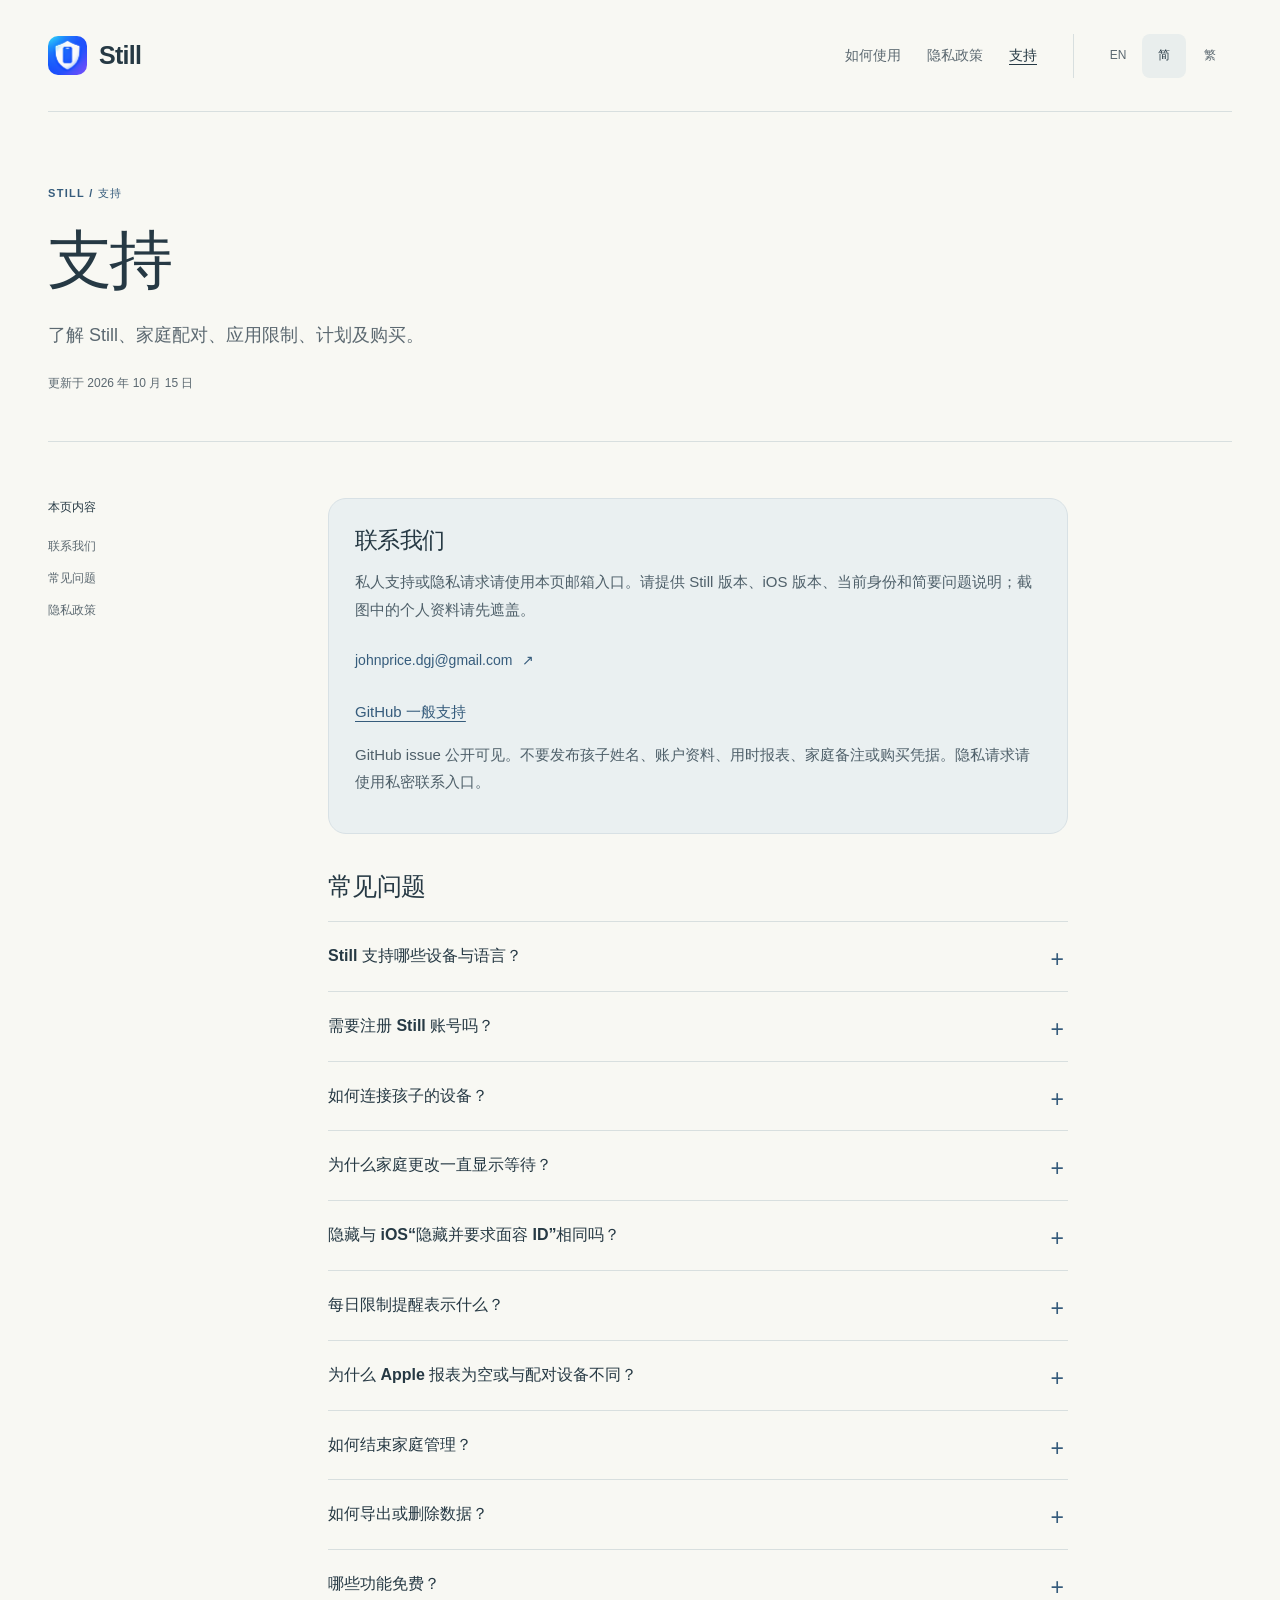
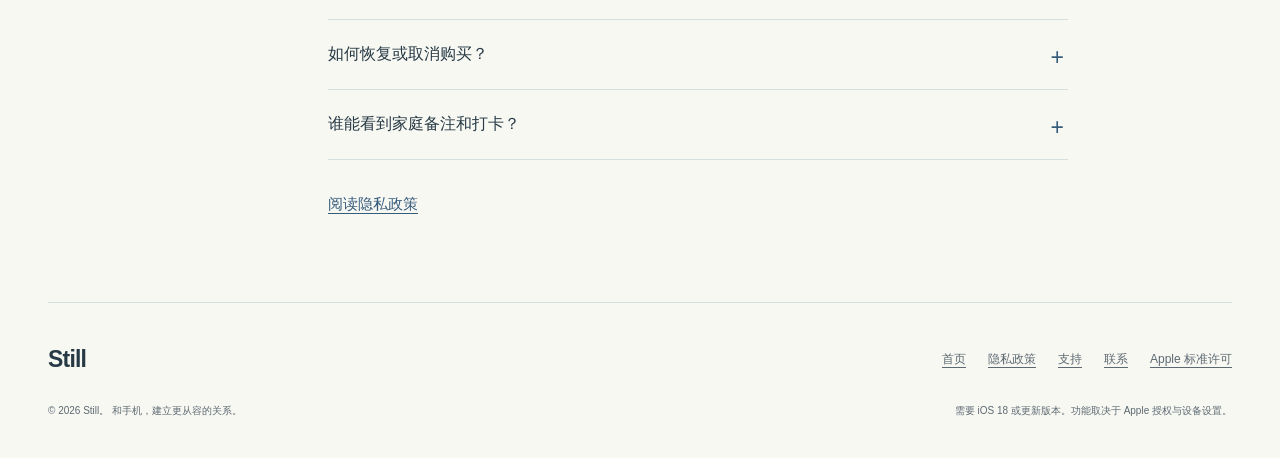
<file: support-zh-Hans.html>
<!doctype html>
<html lang="zh-Hans">
<head>
  <meta charset="utf-8">
  <meta name="viewport" content="width=device-width, initial-scale=1">
  <meta name="color-scheme" content="light">
  <meta name="theme-color" content="#f8f8f3">
  <title>支持 — Still</title>
  <meta name="description" content="了解 Still、家庭配对、应用限制、计划及购买。">
  <meta property="og:type" content="website">
  <meta property="og:title" content="支持 — Still">
  <meta property="og:description" content="了解 Still、家庭配对、应用限制、计划及购买。">
  <meta property="og:url" content="https://johnpriceapps.github.io/still-website/support-zh-Hans.html">
  <meta property="og:image" content="https://johnpriceapps.github.io/still-website/app-icon.png">
  <meta property="og:site_name" content="Still">
  <meta name="referrer" content="strict-origin-when-cross-origin">
  <link rel="canonical" href="https://johnpriceapps.github.io/still-website/support-zh-Hans.html">
  <link rel="alternate" hreflang="en" href="https://johnpriceapps.github.io/still-website/support.html">
<link rel="alternate" hreflang="zh-Hans" href="https://johnpriceapps.github.io/still-website/support-zh-Hans.html">
<link rel="alternate" hreflang="zh-Hant" href="https://johnpriceapps.github.io/still-website/support-zh-Hant.html">
  <link rel="alternate" hreflang="x-default" href="https://johnpriceapps.github.io/still-website/support.html">
  <link rel="icon" type="image/png" href="app-icon.png">
  <link rel="apple-touch-icon" href="app-icon.png">
  <link rel="stylesheet" href="styles.css">
</head>
<body>
<a class="skip-link" href="#main">跳到正文</a>
<header class="site-header wrap">
  <a class="brand" href="index-zh-Hans.html" aria-label="Still — 首页"><img src="app-icon.png" alt="" width="39" height="39">Still</a>
  <nav class="main-nav" aria-label="主导航">
    <a href="index-zh-Hans.html#how-it-works">如何使用</a>
    <a href="privacy-zh-Hans.html">隐私政策</a>
    <a href="support-zh-Hans.html" aria-current="page">支持</a>
  </nav>
  <nav class="languages" aria-label="选择语言"><a href="support.html" lang="en" hreflang="en" aria-label="English">EN</a><a href="support-zh-Hans.html" lang="zh-Hans" hreflang="zh-Hans" aria-label="简体中文" aria-current="page">简</a><a href="support-zh-Hant.html" lang="zh-Hant" hreflang="zh-Hant" aria-label="繁體中文">繁</a></nav>
</header>
<main id="main" class="wrap">
<div class="doc-hero"><p class="eyebrow">Still / 支持</p><h1>支持</h1><p class="introduction">了解 Still、家庭配对、应用限制、计划及购买。</p><p class="doc-date">更新于 2026 年 10 月 15 日</p></div>
<div class="document-layout"><nav class="contents" aria-label="本页内容"><p>本页内容</p><a href="#contact">联系我们</a><a href="#faq">常见问题</a><a href="privacy-zh-Hans.html">隐私政策</a></nav>
<div class="document-body"><section class="contact-panel" id="contact"><h2>联系我们</h2><p>私人支持或隐私请求请使用本页邮箱入口。请提供 Still 版本、iOS 版本、当前身份和简要问题说明；截图中的个人资料请先遮盖。</p><p><a class="text-link" href="mailto:johnprice.dgj@gmail.com">johnprice.dgj@gmail.com<span aria-hidden="true">↗</span></a></p><p><a href="https://github.com/johnpriceapps/still-website/issues">GitHub 一般支持</a></p><p>GitHub issue 公开可见。不要发布孩子姓名、账户资料、用时报表、家庭备注或购买凭据。隐私请求请使用私密联系入口。</p></section>
<section class="faq" id="faq"><h2>常见问题</h2><details id="requirements"><summary>Still 支持哪些设备与语言？</summary><p>Still 需要 iOS 18 或更高版本，跟随系统支持英语、简体中文和繁体中文；其他语言回退到英语。</p></details>
<details id="account"><summary>需要注册 Still 账号吗？</summary><p>不需要。个人功能使用本机数据；家庭同步使用 Apple iCloud 账户和私密 CloudKit 邀请。App Store 购买使用“媒体与购买项目”对应的 Apple 账户。</p></details>
<details id="pairing"><summary>如何连接孩子的设备？</summary><p>先为家长／监护人与孩子设置 Apple“家人共享”。在孩子设备选择“孩子”，由监护人完成 Apple 屏幕使用时间授权。在家长身份创建私密邀请，邀请预期孩子的 Apple 账户，在孩子设备接受系统邀请，然后在两端打开 Still。</p></details>
<details id="waiting"><summary>为什么家庭更改一直显示等待？</summary><p>等待表示期望更改已保存，但孩子尚未返回匹配的应用回执。请先将两台设备上的 Still 都更新到最新版本，再检查 iCloud、网络和屏幕使用时间授权，并在两端打开 Still。只有匹配的孩子确认到达后才显示已应用。后台推送可能延迟，强制退出孩子端可能阻止更新。</p></details>
<details id="hide"><summary>隐藏与 iOS“隐藏并要求面容 ID”相同吗？</summary><p>Still 隐藏使用 Apple 屏幕使用时间控制，支持单独选择的 1–50 个 App。类别和网站使用限制。Apple 主屏幕上的“隐藏并要求面容 ID”是独立系统功能，需要用户在 iOS 中操作。</p></details>
<details id="limits"><summary>每日限制提醒表示什么？</summary><p>它表示 Apple 为设定阈值发送了回调，记录包含规则名、选择 token、分钟数和回调时间，不代表精确使用总时长或排行榜。如有配置，还可能执行暂停或隐藏。提醒和云端送达可能延迟。</p></details>
<details id="reports"><summary>为什么 Apple 报表为空或与配对设备不同？</summary><p>报表取决于 Apple 授权、家人共享、可用活动和系统提供的范围。报表中的人员／设备标签不能证明它就是当前 CloudKit 配对孩子的报表。Still 不会用阈值事件估算值替代缺失报表。</p></details>
<details id="end"><summary>如何结束家庭管理？</summary><p>家长先选择关闭全部家庭限制，等待孩子匹配回执，再通过结束管理及 Apple 共享界面停止共享。监护人应在孩子设备的 iOS 设置撤销 Still 屏幕使用时间访问权限，然后在两端打开 Still。当配对已结束且授权已撤销时，孩子端可通过检查管理恢复离开孩子身份。</p></details>
<details id="delete"><summary>如何导出或删除数据？</summary><p>成人“设置 → 个人数据”可导出或删除个人工作区；家长每周反思与本机周计划另有操作。这些操作不清除全部家庭云历史。停止共享也不删除拥有者的云记录或接收者副本。请在“iOS 设置 → Apple 账户 → iCloud → 储存空间／管理账户储存空间”查看 Apple 提供的选项，或私下联系我们获取指引。导出文件及备份需要另行管理。</p><p class="source-link"><a href="https://support.apple.com/guide/icloud/mm62d92d6b3e/icloud">Apple: third-party app data in iCloud</a></p></details>
<details id="free"><summary>哪些功能免费？</summary><p>屏幕使用时间控制、遮罩／隐藏、时间表、阈值提醒、基本远程管理、解除、外观、导出和删除免费。Pro 增加独立计划、目标、约定、任务与反思。孩子身份没有购买入口；Pro 结束后，已保存记录仍可查看、完成、导出和删除。</p></details>
<details id="purchases"><summary>如何恢复或取消购买？</summary><p>使用购买时的 Apple 账户，在成人身份的“设置 → 恢复购买”操作。有效订阅可通过“设置 → 管理订阅”或 Apple 订阅设置管理。删除 Still 不会取消订阅。账单与退款由 Apple 处理。</p><p class="source-link"><a href="https://support.apple.com/118428">Apple: cancel a subscription</a></p><p class="source-link"><a href="https://support.apple.com/118223">Apple: request a refund</a></p></details>
<details id="privacy"><summary>谁能看到家庭备注和打卡？</summary><p>私密家庭共享的拥有者和已接受的参与者可见共享内容，包括备注、提交、反馈和打卡。请勿填写不想让这些参与者看到的信息。个人目标／反思和家长每周反思使用本机存储。</p></details>
</section><p class="cross-page-link"><a href="privacy-zh-Hans.html">阅读隐私政策</a></p></div></div></main>
<footer class="site-footer wrap">
  <div class="footer-top"><div class="footer-brand">Still</div>
    <nav aria-label="页脚导航">
      <a href="index-zh-Hans.html">首页</a><a href="privacy-zh-Hans.html">隐私政策</a><a href="support-zh-Hans.html">支持</a><a href="mailto:johnprice.dgj@gmail.com">联系</a><a href="https://www.apple.com/legal/internet-services/itunes/dev/stdeula/">Apple 标准许可</a>
    </nav>
  </div>
  <div class="footer-bottom"><p>© 2026 Still。 和手机，建立更从容的关系。</p><p>需要 iOS 18 或更新版本。功能取决于 Apple 授权与设备设置。</p></div>
</footer>
</body>
</html>
</file>
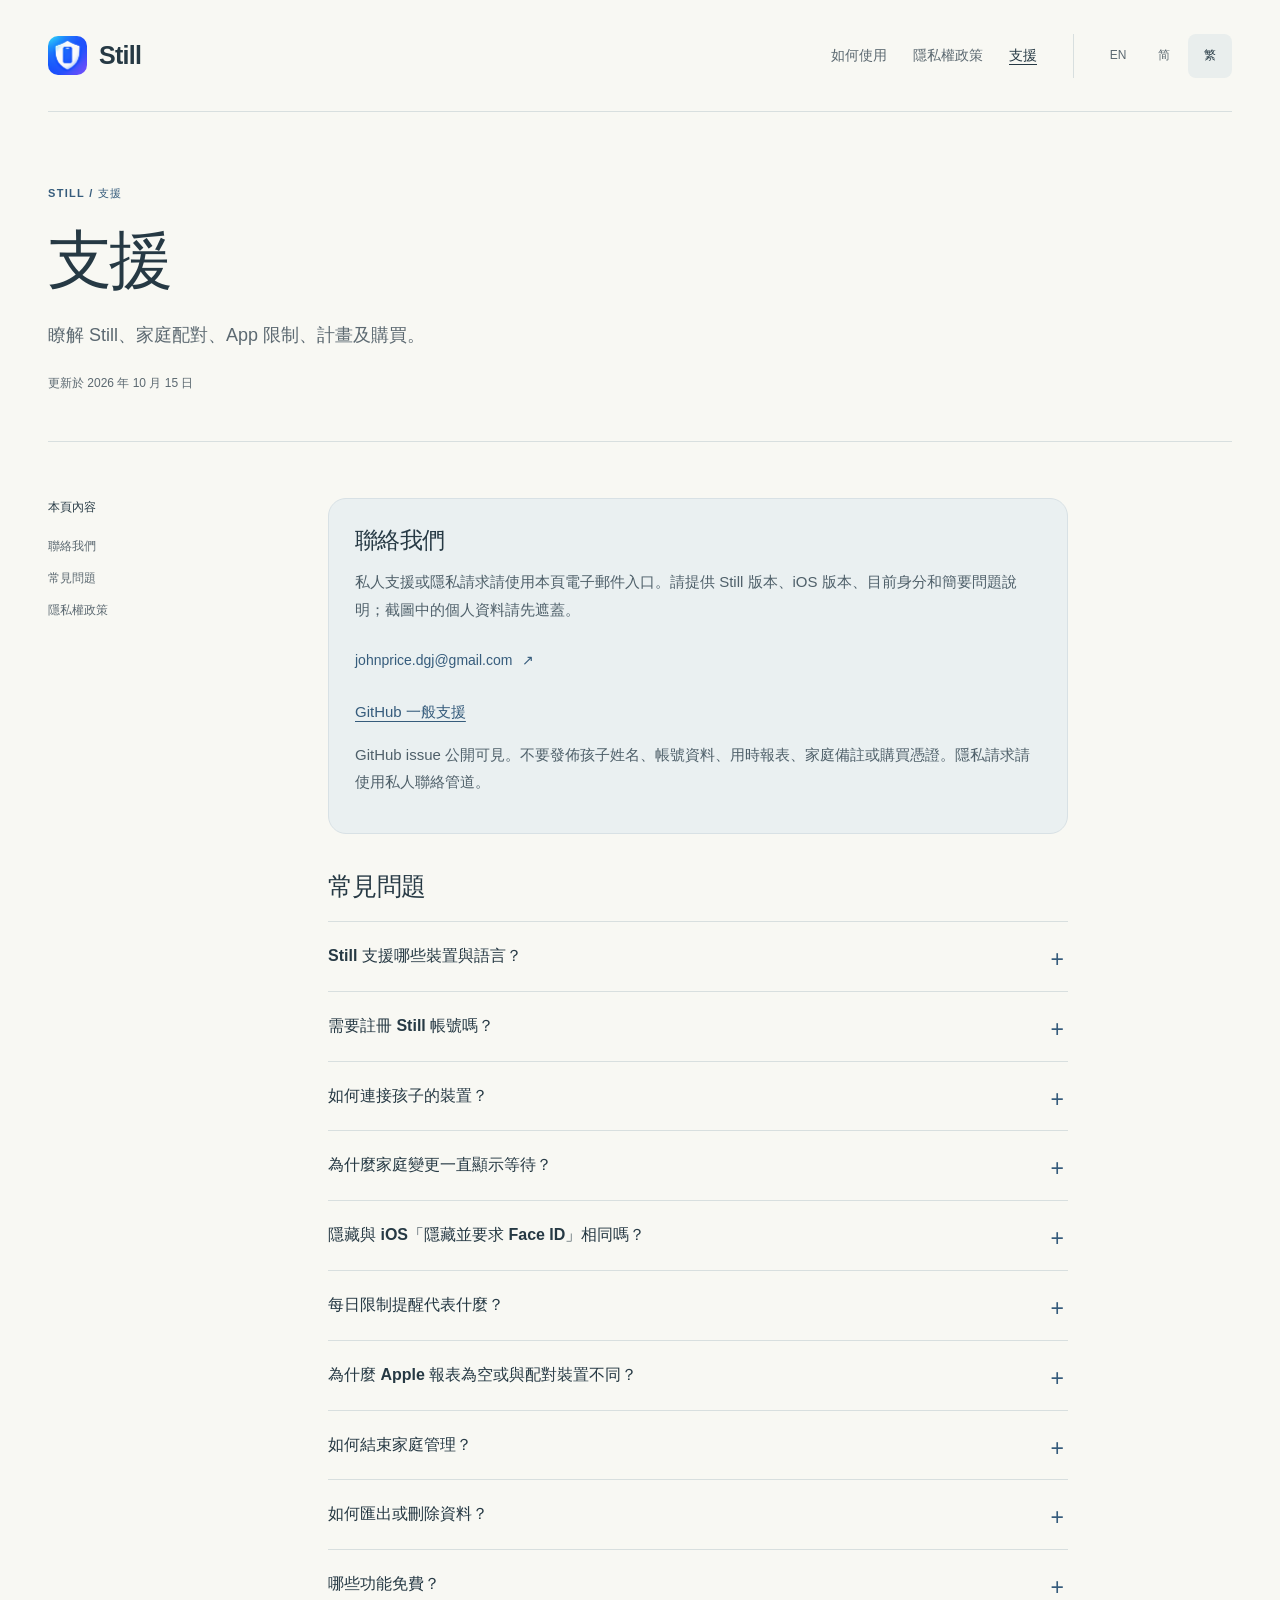
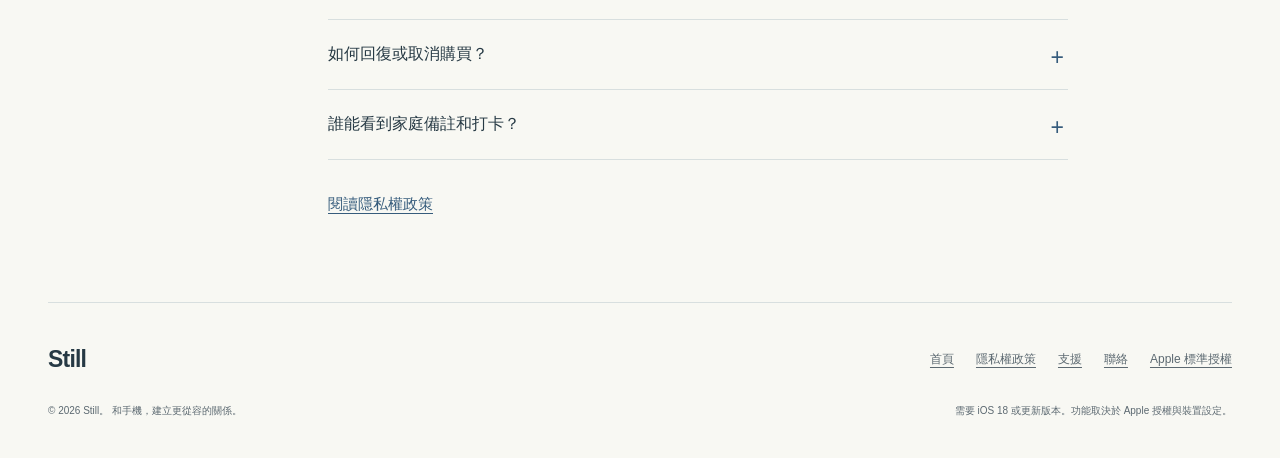
<file: support-zh-Hant.html>
<!doctype html>
<html lang="zh-Hant">
<head>
  <meta charset="utf-8">
  <meta name="viewport" content="width=device-width, initial-scale=1">
  <meta name="color-scheme" content="light">
  <meta name="theme-color" content="#f8f8f3">
  <title>支援 — Still</title>
  <meta name="description" content="瞭解 Still、家庭配對、App 限制、計畫及購買。">
  <meta property="og:type" content="website">
  <meta property="og:title" content="支援 — Still">
  <meta property="og:description" content="瞭解 Still、家庭配對、App 限制、計畫及購買。">
  <meta property="og:url" content="https://johnpriceapps.github.io/still-website/support-zh-Hant.html">
  <meta property="og:image" content="https://johnpriceapps.github.io/still-website/app-icon.png">
  <meta property="og:site_name" content="Still">
  <meta name="referrer" content="strict-origin-when-cross-origin">
  <link rel="canonical" href="https://johnpriceapps.github.io/still-website/support-zh-Hant.html">
  <link rel="alternate" hreflang="en" href="https://johnpriceapps.github.io/still-website/support.html">
<link rel="alternate" hreflang="zh-Hans" href="https://johnpriceapps.github.io/still-website/support-zh-Hans.html">
<link rel="alternate" hreflang="zh-Hant" href="https://johnpriceapps.github.io/still-website/support-zh-Hant.html">
  <link rel="alternate" hreflang="x-default" href="https://johnpriceapps.github.io/still-website/support.html">
  <link rel="icon" type="image/png" href="app-icon.png">
  <link rel="apple-touch-icon" href="app-icon.png">
  <link rel="stylesheet" href="styles.css">
</head>
<body>
<a class="skip-link" href="#main">跳到正文</a>
<header class="site-header wrap">
  <a class="brand" href="index-zh-Hant.html" aria-label="Still — 首頁"><img src="app-icon.png" alt="" width="39" height="39">Still</a>
  <nav class="main-nav" aria-label="主導覽">
    <a href="index-zh-Hant.html#how-it-works">如何使用</a>
    <a href="privacy-zh-Hant.html">隱私權政策</a>
    <a href="support-zh-Hant.html" aria-current="page">支援</a>
  </nav>
  <nav class="languages" aria-label="選擇語言"><a href="support.html" lang="en" hreflang="en" aria-label="English">EN</a><a href="support-zh-Hans.html" lang="zh-Hans" hreflang="zh-Hans" aria-label="简体中文">简</a><a href="support-zh-Hant.html" lang="zh-Hant" hreflang="zh-Hant" aria-label="繁體中文" aria-current="page">繁</a></nav>
</header>
<main id="main" class="wrap">
<div class="doc-hero"><p class="eyebrow">Still / 支援</p><h1>支援</h1><p class="introduction">瞭解 Still、家庭配對、App 限制、計畫及購買。</p><p class="doc-date">更新於 2026 年 10 月 15 日</p></div>
<div class="document-layout"><nav class="contents" aria-label="本頁內容"><p>本頁內容</p><a href="#contact">聯絡我們</a><a href="#faq">常見問題</a><a href="privacy-zh-Hant.html">隱私權政策</a></nav>
<div class="document-body"><section class="contact-panel" id="contact"><h2>聯絡我們</h2><p>私人支援或隱私請求請使用本頁電子郵件入口。請提供 Still 版本、iOS 版本、目前身分和簡要問題說明；截圖中的個人資料請先遮蓋。</p><p><a class="text-link" href="mailto:johnprice.dgj@gmail.com">johnprice.dgj@gmail.com<span aria-hidden="true">↗</span></a></p><p><a href="https://github.com/johnpriceapps/still-website/issues">GitHub 一般支援</a></p><p>GitHub issue 公開可見。不要發佈孩子姓名、帳號資料、用時報表、家庭備註或購買憑證。隱私請求請使用私人聯絡管道。</p></section>
<section class="faq" id="faq"><h2>常見問題</h2><details id="requirements"><summary>Still 支援哪些裝置與語言？</summary><p>Still 需要 iOS 18 或以上版本，跟隨系統支援英文、簡體中文和繁體中文；其他語言回退至英文。</p></details>
<details id="account"><summary>需要註冊 Still 帳號嗎？</summary><p>不需要。個人功能使用本機資料；家庭同步使用 Apple iCloud 帳號和私人 CloudKit 邀請。App Store 購買使用「媒體與購買項目」對應的 Apple 帳號。</p></details>
<details id="pairing"><summary>如何連接孩子的裝置？</summary><p>先為家長／監護人與孩子設定 Apple「家人共享」。在孩子裝置選擇「孩子」，由監護人完成 Apple 螢幕使用時間授權。在家長身分建立私人邀請，邀請預期孩子的 Apple 帳號，在孩子裝置接受系統邀請，再在兩端開啟 Still。</p></details>
<details id="waiting"><summary>為什麼家庭變更一直顯示等待？</summary><p>等待表示期望變更已儲存，但孩子尚未傳回相符的套用回執。請先將兩台裝置上的 Still 都更新至最新版本，再檢查 iCloud、網路和螢幕使用時間授權，並在兩端開啟 Still。只有相符的孩子確認送達後才顯示已套用。背景推播可能延遲，強制結束孩子端可能阻止更新。</p></details>
<details id="hide"><summary>隱藏與 iOS「隱藏並要求 Face ID」相同嗎？</summary><p>Still 隱藏使用 Apple 螢幕使用時間控制，支援個別選擇的 1–50 個 App。類別和網站使用限制。Apple 主畫面上的「隱藏並要求 Face ID」是獨立系統功能，需要使用者在 iOS 中操作。</p></details>
<details id="limits"><summary>每日限制提醒代表什麼？</summary><p>它表示 Apple 為設定門檻傳送了回呼，紀錄包含規則名稱、選擇 token、分鐘數和回呼時間，不代表精確使用總時長或排行榜。如有設定，還可能執行暫停或隱藏。提醒和雲端送達可能延遲。</p></details>
<details id="reports"><summary>為什麼 Apple 報表為空或與配對裝置不同？</summary><p>報表取決於 Apple 授權、家人共享、可用活動和系統提供的範圍。報表中的人員／裝置標籤不能證明它就是目前 CloudKit 配對孩子的報表。Still 不會用門檻事件估計值替代缺失報表。</p></details>
<details id="end"><summary>如何結束家庭管理？</summary><p>家長先選擇關閉全部家庭限制，等待孩子相符回執，再透過結束管理及 Apple 共享介面停止共享。監護人應在孩子裝置的 iOS 設定撤銷 Still 螢幕使用時間存取權限，再在兩端開啟 Still。當配對已結束且授權已撤銷時，孩子端可透過檢查管理復原離開孩子身分。</p></details>
<details id="delete"><summary>如何匯出或刪除資料？</summary><p>成人「設定 → 個人資料」可匯出或刪除個人工作區；家長每週反思與本機週計畫另有操作。這些操作不會清除全部家庭雲端歷程。停止共享也不會刪除擁有者的雲端紀錄或接收者副本。請在「iOS 設定 → Apple 帳號 → iCloud → 儲存空間／管理帳號儲存空間」檢視 Apple 提供的選項，或私下聯絡我們取得指引。匯出檔案及備份需要另行管理。</p><p class="source-link"><a href="https://support.apple.com/guide/icloud/mm62d92d6b3e/icloud">Apple: third-party app data in iCloud</a></p></details>
<details id="free"><summary>哪些功能免費？</summary><p>螢幕使用時間控制、遮罩／隱藏、時間表、門檻提醒、基本遠端管理、解除、外觀、匯出和刪除免費。Pro 增加獨立計畫、目標、約定、任務與反思。孩子身分沒有購買入口；Pro 結束後，已儲存紀錄仍可檢視、完成、匯出和刪除。</p></details>
<details id="purchases"><summary>如何回復或取消購買？</summary><p>使用購買時的 Apple 帳號，在成人身分的「設定 → 回復購買」操作。有效訂閱可透過「設定 → 管理訂閱」或 Apple 訂閱設定管理。刪除 Still 不會取消訂閱。帳單與退款由 Apple 處理。</p><p class="source-link"><a href="https://support.apple.com/118428">Apple: cancel a subscription</a></p><p class="source-link"><a href="https://support.apple.com/118223">Apple: request a refund</a></p></details>
<details id="privacy"><summary>誰能看到家庭備註和打卡？</summary><p>私人家庭共享的擁有者和已接受的參與者可見共享內容，包括備註、提交、回饋和打卡。請勿填寫不想讓這些參與者看到的資訊。個人目標／反思和家長每週反思使用本機儲存。</p></details>
</section><p class="cross-page-link"><a href="privacy-zh-Hant.html">閱讀隱私權政策</a></p></div></div></main>
<footer class="site-footer wrap">
  <div class="footer-top"><div class="footer-brand">Still</div>
    <nav aria-label="頁尾導覽">
      <a href="index-zh-Hant.html">首頁</a><a href="privacy-zh-Hant.html">隱私權政策</a><a href="support-zh-Hant.html">支援</a><a href="mailto:johnprice.dgj@gmail.com">聯絡</a><a href="https://www.apple.com/legal/internet-services/itunes/dev/stdeula/">Apple 標準授權</a>
    </nav>
  </div>
  <div class="footer-bottom"><p>© 2026 Still。 和手機，建立更從容的關係。</p><p>需要 iOS 18 或更新版本。功能取決於 Apple 授權與裝置設定。</p></div>
</footer>
</body>
</html>
</file>
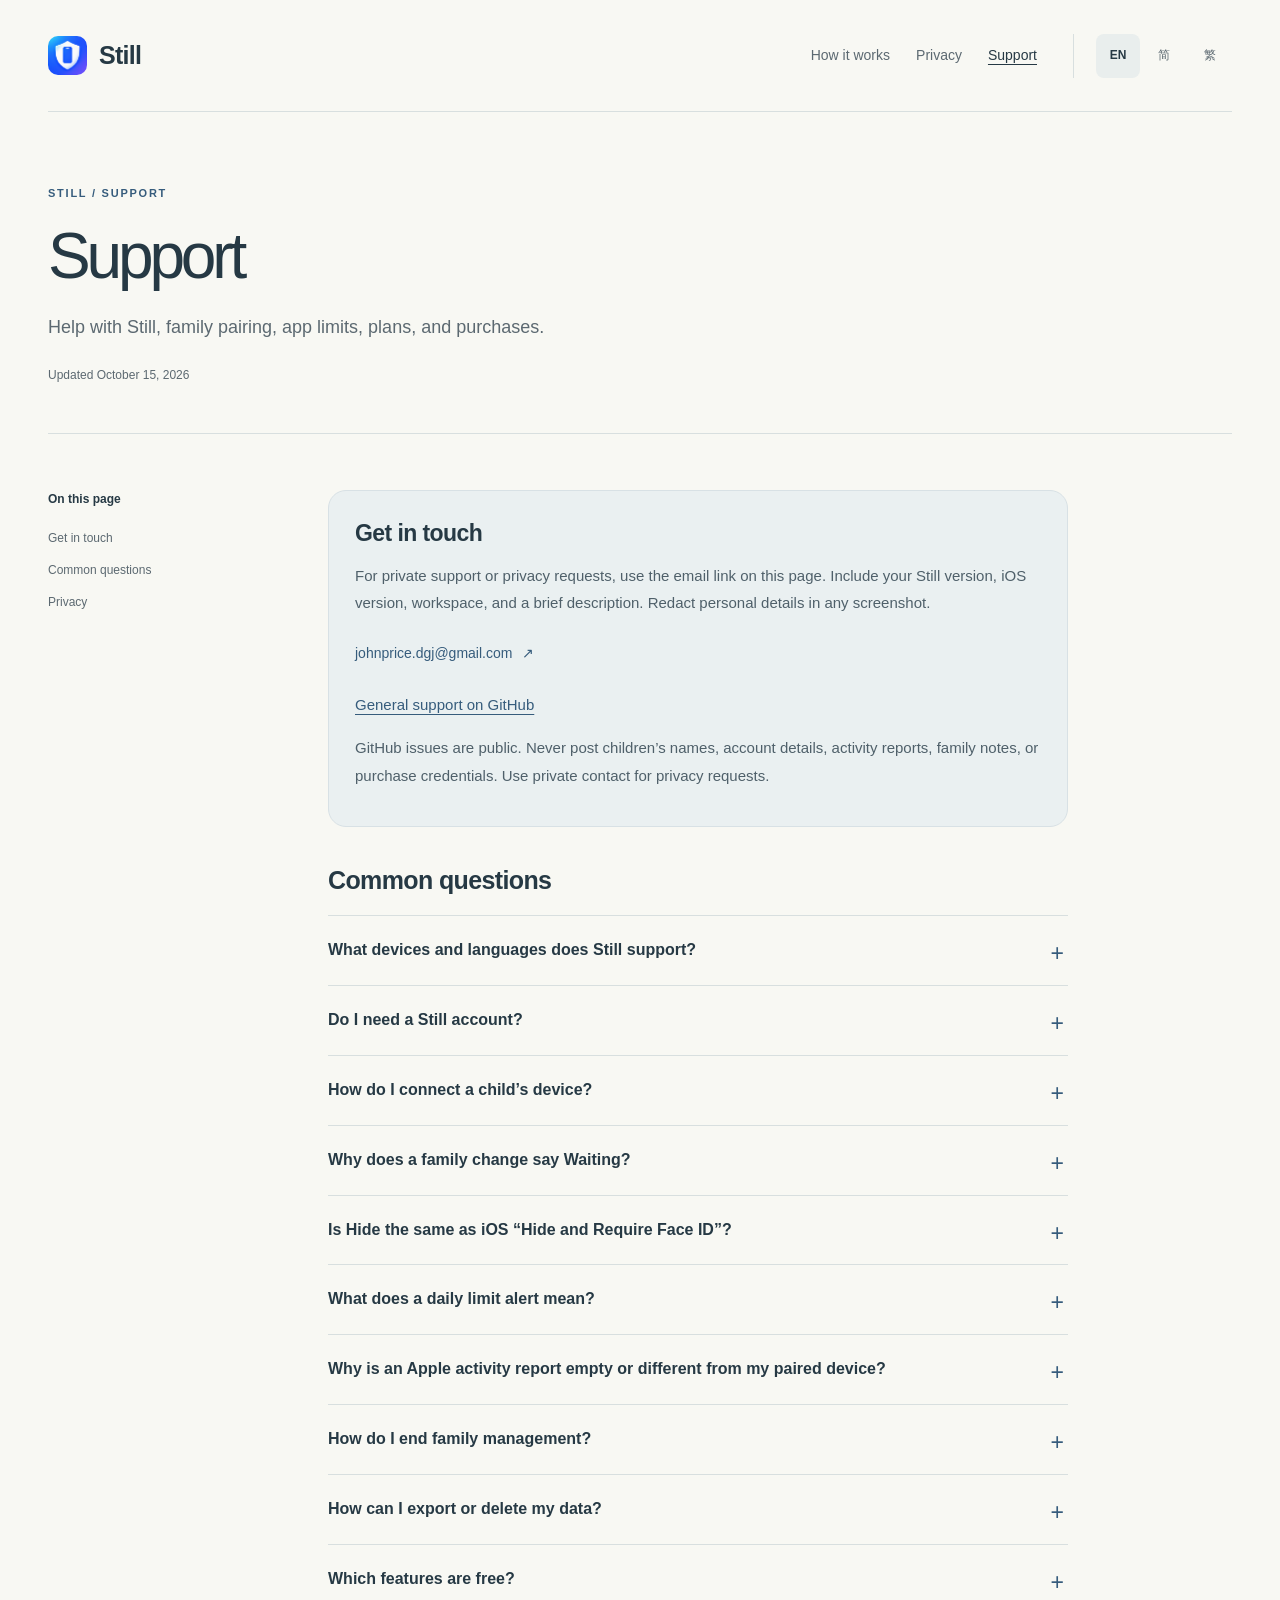
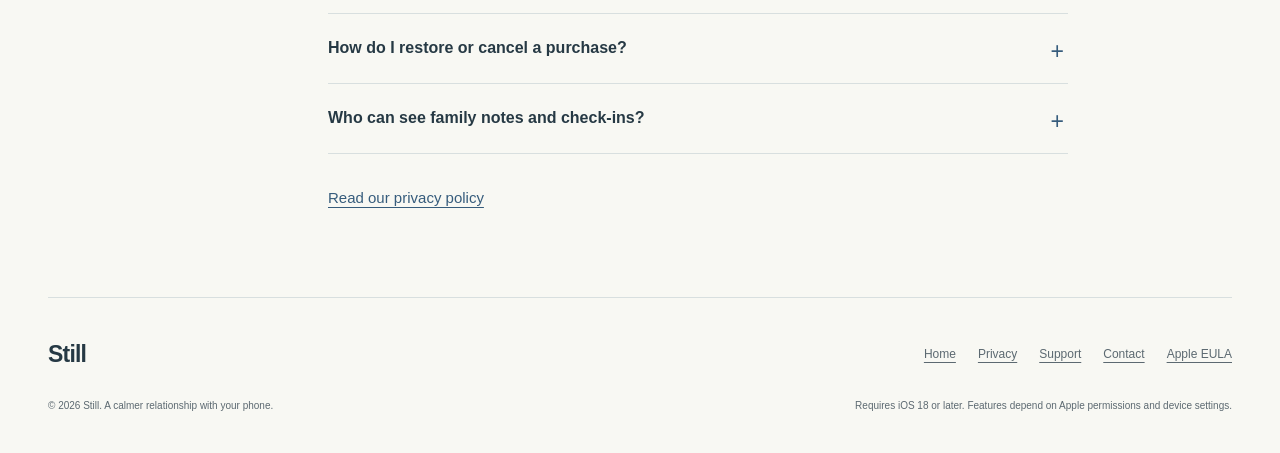
<file: support.html>
<!doctype html>
<html lang="en">
<head>
  <meta charset="utf-8">
  <meta name="viewport" content="width=device-width, initial-scale=1">
  <meta name="color-scheme" content="light">
  <meta name="theme-color" content="#f8f8f3">
  <title>Support — Still</title>
  <meta name="description" content="Help with Still, family pairing, app limits, plans, and purchases.">
  <meta property="og:type" content="website">
  <meta property="og:title" content="Support — Still">
  <meta property="og:description" content="Help with Still, family pairing, app limits, plans, and purchases.">
  <meta property="og:url" content="https://johnpriceapps.github.io/still-website/support.html">
  <meta property="og:image" content="https://johnpriceapps.github.io/still-website/app-icon.png">
  <meta property="og:site_name" content="Still">
  <meta name="referrer" content="strict-origin-when-cross-origin">
  <link rel="canonical" href="https://johnpriceapps.github.io/still-website/support.html">
  <link rel="alternate" hreflang="en" href="https://johnpriceapps.github.io/still-website/support.html">
<link rel="alternate" hreflang="zh-Hans" href="https://johnpriceapps.github.io/still-website/support-zh-Hans.html">
<link rel="alternate" hreflang="zh-Hant" href="https://johnpriceapps.github.io/still-website/support-zh-Hant.html">
  <link rel="alternate" hreflang="x-default" href="https://johnpriceapps.github.io/still-website/support.html">
  <link rel="icon" type="image/png" href="app-icon.png">
  <link rel="apple-touch-icon" href="app-icon.png">
  <link rel="stylesheet" href="styles.css">
</head>
<body>
<a class="skip-link" href="#main">Skip to content</a>
<header class="site-header wrap">
  <a class="brand" href="index.html" aria-label="Still — Home"><img src="app-icon.png" alt="" width="39" height="39">Still</a>
  <nav class="main-nav" aria-label="Main navigation">
    <a href="index.html#how-it-works">How it works</a>
    <a href="privacy.html">Privacy</a>
    <a href="support.html" aria-current="page">Support</a>
  </nav>
  <nav class="languages" aria-label="Choose language"><a href="support.html" lang="en" hreflang="en" aria-label="English" aria-current="page">EN</a><a href="support-zh-Hans.html" lang="zh-Hans" hreflang="zh-Hans" aria-label="简体中文">简</a><a href="support-zh-Hant.html" lang="zh-Hant" hreflang="zh-Hant" aria-label="繁體中文">繁</a></nav>
</header>
<main id="main" class="wrap">
<div class="doc-hero"><p class="eyebrow">Still / Support</p><h1>Support</h1><p class="introduction">Help with Still, family pairing, app limits, plans, and purchases.</p><p class="doc-date">Updated October 15, 2026</p></div>
<div class="document-layout"><nav class="contents" aria-label="On this page"><p>On this page</p><a href="#contact">Get in touch</a><a href="#faq">Common questions</a><a href="privacy.html">Privacy</a></nav>
<div class="document-body"><section class="contact-panel" id="contact"><h2>Get in touch</h2><p>For private support or privacy requests, use the email link on this page. Include your Still version, iOS version, workspace, and a brief description. Redact personal details in any screenshot.</p><p><a class="text-link" href="mailto:johnprice.dgj@gmail.com">johnprice.dgj@gmail.com<span aria-hidden="true">↗</span></a></p><p><a href="https://github.com/johnpriceapps/still-website/issues">General support on GitHub</a></p><p>GitHub issues are public. Never post children’s names, account details, activity reports, family notes, or purchase credentials. Use private contact for privacy requests.</p></section>
<section class="faq" id="faq"><h2>Common questions</h2><details id="requirements"><summary>What devices and languages does Still support?</summary><p>Still requires iOS 18 or later. It follows the system language for English, Simplified Chinese, or Traditional Chinese, with English as the fallback.</p></details>
<details id="account"><summary>Do I need a Still account?</summary><p>No. Personal features use local app data. Family synchronization uses Apple iCloud accounts and a private CloudKit invitation. App Store purchases use the Apple Account for Media &amp; Purchases.</p></details>
<details id="pairing"><summary>How do I connect a child’s device?</summary><p>Set up Apple Family Sharing with the appropriate parent/guardian and child accounts. On the child’s device, choose Child and complete Apple’s Screen Time authorization with the guardian. In the parent workspace, create a private invitation and invite the intended child’s Apple Account. Accept the system invitation on the child’s device and open Still on both devices.</p></details>
<details id="waiting"><summary>Why does a family change say Waiting?</summary><p>Waiting means the requested change was saved but the child has not yet returned the matching application receipt. Update Still to the latest version on both devices first. Check iCloud, network access, and Screen Time authorization, then open Still on both devices. Applied appears only after a matching child confirmation. Background delivery can be delayed, and force quitting the child app can prevent updates.</p></details>
<details id="hide"><summary>Is Hide the same as iOS “Hide and Require Face ID”?</summary><p>Still’s Hide uses Apple’s Screen Time controls for 1–50 individually selected apps. Categories and websites use restrictions. Apple’s own Home Screen “Hide and Require Face ID” feature is separate and must be operated by the user in iOS.</p></details>
<details id="limits"><summary>What does a daily limit alert mean?</summary><p>It records that Apple delivered a callback for a configured threshold, with the rule name, selected token, minutes, and callback time. It is not an exact usage total or ranking. A pause or hide action may also apply if configured. Alerts and cloud delivery can be delayed.</p></details>
<details id="reports"><summary>Why is an Apple activity report empty or different from my paired device?</summary><p>Reports depend on Apple’s authorization, Family Sharing, available activity, and system-provided scope. The report’s people/device labels are not proof that the report belongs to the currently paired CloudKit child. Still does not replace missing reports with threshold-event estimates.</p></details>
<details id="end"><summary>How do I end family management?</summary><p>In the parent workspace, choose Turn off all family restrictions and wait for the child’s matching receipt. Then use End management and Apple’s sharing interface to stop sharing. A guardian should revoke Still’s Screen Time access in iOS Settings on the child’s device. Open Still on both devices. On the child, Check management recovery becomes usable when pairing has ended and authorization is revoked.</p></details>
<details id="delete"><summary>How can I export or delete my data?</summary><p>Adult Settings → Personal data exports or deletes the personal workspace. Parent weekly reflections and local week-plan records have separate controls. These do not erase all family cloud history. Ending a share does not erase the owner’s cloud records or recipients’ copies. Review Still’s storage in iOS Settings → Apple Account → iCloud → Storage / Manage Account Storage, using options Apple provides, or contact us privately for guidance. Delete exported files and backups separately where needed.</p><p class="source-link"><a href="https://support.apple.com/guide/icloud/mm62d92d6b3e/icloud">Apple: third-party app data in iCloud</a></p></details>
<details id="free"><summary>Which features are free?</summary><p>Screen Time controls, shielding/hiding, schedules, threshold alerts, basic remote management, release, appearance, export, and deletion are free. Pro adds independent planning, goals, agreements, tasks, and reflection features. Child mode has no purchase entry. Saved records remain available to read, complete, export, or delete when Pro ends.</p></details>
<details id="purchases"><summary>How do I restore or cancel a purchase?</summary><p>In an adult workspace, open Settings → Restore purchases using the Apple Account that made the purchase. Manage an active subscription in Settings → Manage subscription or Apple’s subscription settings. Deleting Still does not cancel a subscription. Apple handles billing and refund requests.</p><p class="source-link"><a href="https://support.apple.com/118428">Apple: cancel a subscription</a></p><p class="source-link"><a href="https://support.apple.com/118223">Apple: request a refund</a></p></details>
<details id="privacy"><summary>Who can see family notes and check-ins?</summary><p>The owner and accepted participants in the private family share can see shared family content, including notes, submissions, feedback, and check-ins. Do not put information there that you do not want those participants to see. Personal goals/reflections and parent weekly reflections use local storage instead.</p></details>
</section><p class="cross-page-link"><a href="privacy.html">Read our privacy policy</a></p></div></div></main>
<footer class="site-footer wrap">
  <div class="footer-top"><div class="footer-brand">Still</div>
    <nav aria-label="Footer navigation">
      <a href="index.html">Home</a><a href="privacy.html">Privacy</a><a href="support.html">Support</a><a href="mailto:johnprice.dgj@gmail.com">Contact</a><a href="https://www.apple.com/legal/internet-services/itunes/dev/stdeula/">Apple EULA</a>
    </nav>
  </div>
  <div class="footer-bottom"><p>© 2026 Still. A calmer relationship with your phone.</p><p>Requires iOS 18 or later. Features depend on Apple permissions and device settings.</p></div>
</footer>
</body>
</html>
</file>
<file: styles.css>
/* Still: a quiet, static web companion to Prism and Week Gallery. */
:root {
  color-scheme: light;
  --paper: #f8f8f3;
  --surface: #fffefa;
  --ink: #263944;
  --muted: #5c6971;
  --blue: #365c7c;
  --soft-blue: #eaf0f3;
  --line: #d8dfdf;
  --radius: 24px;
  font-family: -apple-system, BlinkMacSystemFont, "Segoe UI", "PingFang SC", "PingFang TC", "Microsoft YaHei", sans-serif;
  font-synthesis: none;
  -webkit-text-size-adjust: 100%;
}
* { box-sizing: border-box; }
html { scroll-behavior: smooth; scroll-padding-top: 32px; }
body { margin: 0; background: var(--paper); color: var(--ink); font-size: 16px; line-height: 1.65; }
a { color: var(--blue); text-underline-offset: 4px; }
a:hover { text-decoration-thickness: 2px; }
a:active { opacity: .8; }
a:focus-visible, summary:focus-visible { outline: 3px solid var(--blue); outline-offset: 5px; border-radius: 5px; }
img { display: block; max-width: 100%; height: auto; }
button, a { -webkit-tap-highlight-color: transparent; }
::selection { background: #d8e5ec; }
.wrap { width: min(1200px, calc(100% - 96px)); margin-inline: auto; }
.skip-link { position: absolute; top: 12px; left: 12px; padding: 12px 18px; background: var(--surface); border: 1px solid var(--blue); transform: translateY(-160%); z-index: 5; }
.skip-link:focus { transform: none; }
.site-header { display: flex; align-items: center; gap: 36px; min-height: 112px; border-bottom: 1px solid var(--line); }
.brand { display: inline-flex; align-items: center; gap: 12px; color: var(--ink); text-decoration: none; font-size: 25px; font-weight: 650; letter-spacing: -.7px; min-height: 44px; }
.brand img { width: 39px; height: 39px; border-radius: 10px; }
.main-nav { margin-left: auto; display: flex; align-items: center; gap: 26px; }
.main-nav a { color: var(--muted); font-size: 14px; text-decoration: none; padding-block: 12px; }
.main-nav a:hover, .main-nav a[aria-current] { color: var(--ink); text-decoration: underline; }
.languages { display: flex; gap: 2px; align-items: center; border-left: 1px solid var(--line); padding-left: 22px; }
.languages a { display: inline-flex; align-items: center; justify-content: center; min-width: 44px; min-height: 44px; color: var(--muted); font-size: 12px; text-decoration: none; border-radius: 8px; }
.languages a:hover { background: #edf0ec; color: var(--ink); }
.languages a[aria-current] { color: var(--ink); font-weight: 700; background: #e9eeed; }
.eyebrow { display: block; margin: 0 0 20px; color: var(--blue); font-size: 11px; font-weight: 650; letter-spacing: .16em; text-transform: uppercase; }
.hero { display: grid; grid-template-columns: 1fr 1.06fr; align-items: center; gap: 45px; padding-block: 84px 78px; }
.hero-copy { padding-block: 10px; }
h1, h2, h3, p { margin-top: 0; }
h1 { margin-bottom: 26px; font-size: clamp(52px, 5.5vw, 76px); line-height: 1.075; letter-spacing: -.065em; font-weight: 480; }
h1 span { color: var(--blue); }
.hero-copy > p:not(.eyebrow) { max-width: 430px; font-size: 18px; color: var(--muted); line-height: 1.75; margin-bottom: 30px; }
.actions { display: flex; flex-wrap: wrap; gap: 14px 22px; align-items: center; }
.button { display: inline-flex; justify-content: center; align-items: center; gap: 22px; min-height: 50px; padding: 12px 22px; background: var(--blue); color: #fff; border: 1px solid var(--blue); border-radius: 11px; text-decoration: none; font-size: 14px; font-weight: 550; transition: background .2s, transform .2s; }
.button:hover { background: #294a66; }
.button:active { transform: translateY(1px); }
.text-link { display: inline-flex; gap: 10px; align-items: center; min-height: 44px; font-size: 14px; text-decoration: none; }
.text-link:hover { text-decoration: underline; }
.hero-meta { margin-top: 25px; color: var(--muted); font-size: 12px; letter-spacing: .01em; }
.hero-visual { margin: 0; min-width: 0; }
.week-gallery { position: relative; min-height: 514px; padding: 32px; background: #e9eef0; border-radius: 32px; border: 1px solid #dde5e7; overflow: hidden; }
.gallery-head { position: relative; display: flex; align-items: baseline; justify-content: space-between; gap: 20px; z-index: 1; }
.gallery-head p { margin: 0; color: var(--muted); font-size: 10px; font-weight: 600; letter-spacing: .14em; text-transform: uppercase; }
.gallery-head span { font-size: 12px; color: #52636c; }
.gallery-title { position: relative; margin: 12px 0 0; font-size: 31px; font-weight: 480; letter-spacing: -.04em; line-height: 1.2; z-index: 1; }
.planning-art { position: absolute; width: 352px; height: 352px; object-fit: contain; right: -12px; top: 93px; }
.week-sheet { position: relative; width: 73%; margin-top: 103px; padding: 20px 20px 12px; background: rgba(255,254,250,.97); border: 1px solid #fff; border-radius: 17px; box-shadow: 0 16px 40px -22px #4c647d55; z-index: 1; }
.sheet-heading { margin: 0 0 15px; font-size: 12px; font-weight: 600; letter-spacing: .02em; }
.week-days { display: grid; grid-template-columns: repeat(7, 1fr); gap: 3px; margin-bottom: 15px; }
.week-days span { display: flex; align-items: center; justify-content: center; height: 30px; font-size: 10px; color: var(--muted); border-radius: 7px; }
.week-days .selected { background: var(--blue); color: #fff; font-weight: 600; }
.plan-item { display: grid; grid-template-columns: 48px 1fr; align-items: center; gap: 8px; padding-block: 10px; border-top: 1px solid #e9edeb; }
.plan-item img { width: 48px; height: 36px; object-fit: contain; }
.plan-item p { margin: 0; font-size: 12px; line-height: 1.35; }
.plan-item small { display: block; color: var(--muted); font-size: 10px; margin-top: 3px; }
.gallery-note { position: absolute; right: 24px; bottom: 25px; max-width: 95px; font-size: 12px; line-height: 1.45; color: var(--muted); }
.hero-visual figcaption { margin-top: 13px; font-size: 10px; letter-spacing: .03em; color: var(--muted); text-align: right; }
.principles { display: flex; justify-content: space-between; flex-wrap: wrap; gap: 18px; padding-block: 23px; border-block: 1px solid var(--line); color: var(--muted); font-size: 12px; }
.principles span { display: flex; align-items: center; gap: 10px; }
.principles span::before { content: ""; width: 4px; height: 4px; border-radius: 50%; background: var(--blue); }
.section { padding-block: 100px; }
.section-heading { display: grid; grid-template-columns: 1fr 1fr; gap: 56px; align-items: end; margin-bottom: 44px; }
.section-heading .eyebrow { margin-bottom: 16px; }
h2 { font-size: clamp(32px, 3.6vw, 45px); line-height: 1.17; letter-spacing: -.045em; font-weight: 480; margin-bottom: 0; }
.section-heading > p { color: var(--muted); max-width: 420px; margin: 0 0 2px; font-size: 16px; }
.steps { display: grid; grid-template-columns: 1fr; }
.step { display: grid; grid-template-columns: 74px .82fr 1fr; align-items: start; column-gap: 30px; padding-block: 29px; border-top: 1px solid var(--line); }
.step:last-child { border-bottom: 1px solid var(--line); }
.step-number { padding-top: 4px; font-size: 12px; color: var(--blue); font-variant-numeric: tabular-nums; }
h3 { font-size: 20px; font-weight: 550; letter-spacing: -.025em; line-height: 1.45; margin: 0; }
.step p { margin: 0; color: var(--muted); font-size: 14px; line-height: 1.8; }
.split-feature { display: grid; grid-template-columns: .85fr 1.15fr; align-items: center; gap: 60px; padding-block: 22px 98px; }
.pause-panel { padding: 34px; border: 1px solid #dce3e5; background: #edf1f0; border-radius: var(--radius); }
.pause-top { display: flex; align-items: center; justify-content: space-between; gap: 20px; border-bottom: 1px solid #d3dfe1; padding-bottom: 26px; }
.pause-top img { width: 45px; height: 45px; object-fit: contain; }
.pause-top span { color: var(--muted); font-size: 11px; }
.pause-panel h3 { margin-top: 26px; font-size: 27px; font-weight: 480; }
.pause-panel p { margin-top: 10px; color: var(--muted); font-size: 13px; max-width: 290px; }
.pause-status { display: flex; align-items: center; justify-content: space-between; gap: 16px; padding: 14px 16px; margin-top: 28px; border: 1px solid #d6e1e3; border-radius: 10px; background: #fafcf9; font-size: 12px; }
.pause-status span:last-child { color: var(--blue); }
.feature-copy p:not(.eyebrow) { max-width: 430px; color: var(--muted); margin-top: 24px; }
.feature-copy h2 { max-width: 470px; }
.mini-label { color: var(--muted); font-size: 10px; text-align: center; padding-top: 11px; }
.boundaries { padding: 66px; background: #eaf0f1; border: 1px solid #dce5e7; border-radius: 30px; }
.boundaries .section-heading { grid-template-columns: 1fr 1.15fr; }
.comparison { display: grid; grid-template-columns: 1fr 1fr; gap: 40px; margin-top: 43px; }
.comparison article { border-top: 1px solid #c6d5dc; padding-top: 26px; }
.comparison h3 { font-size: 20px; margin-bottom: 15px; }
.tag { display: inline-flex; align-items: center; min-height: 24px; margin-bottom: 12px; padding: 3px 8px; border: 1px solid #bacbd5; border-radius: 6px; color: var(--blue); font-size: 10px; letter-spacing: .07em; text-transform: uppercase; }
.comparison p { color: var(--muted); font-size: 14px; }
.comparison ul { list-style: none; padding: 0; margin: 18px 0 0; }
.comparison li { border-bottom: 1px solid #d0dcdf; padding-block: 10px; font-size: 13px; }
.purchase-note { margin: 26px 0 0; color: var(--muted); font-size: 12px; }
.private-section { display: grid; grid-template-columns: .85fr 1.15fr; gap: 70px; padding-block: 100px; }
.private-section .privacy-mark { display: inline-flex; justify-content: center; align-items: center; width: 58px; height: 58px; background: #e9eef1; border: 1px solid #d5dfe4; border-radius: 17px; margin-bottom: 24px; }
.privacy-mark img { width: 34px; height: 34px; object-fit: contain; }
.private-section > div > p:not(.eyebrow) { color: var(--muted); font-size: 15px; margin: 18px 0; max-width: 480px; }
.privacy-points { margin: 0; }
.privacy-points div { padding-block: 19px; border-top: 1px solid var(--line); }
.privacy-points div:last-child { border-bottom: 1px solid var(--line); }
.privacy-points dt { font-size: 15px; font-weight: 550; }
.privacy-points dd { color: var(--muted); font-size: 13px; margin: 6px 0 0; line-height: 1.8; }
.final-cta { display: flex; align-items: center; justify-content: space-between; flex-wrap: wrap; gap: 30px; padding-block: 42px; border-top: 1px solid var(--line); }
.final-cta h2 { font-size: 28px; }
.final-cta p { color: var(--muted); margin: 10px 0 0; font-size: 14px; }
.site-footer { margin-top: 46px; padding-block: 35px 38px; border-top: 1px solid var(--line); }
.footer-top { display: flex; align-items: center; justify-content: space-between; gap: 30px; }
.footer-brand { font-size: 23px; font-weight: 600; letter-spacing: -.8px; }
.footer-top nav { display: flex; flex-wrap: wrap; gap: 22px; }
.footer-top nav a { display: inline-flex; align-items: center; min-height: 44px; color: var(--muted); font-size: 12px; padding-block: 10px; }
.footer-bottom { display: flex; justify-content: space-between; gap: 30px; margin-top: 20px; color: var(--muted); font-size: 10px; line-height: 1.8; }
.footer-bottom p { margin: 0; }
.doc-hero { padding-block: 72px 48px; border-bottom: 1px solid var(--line); }
.doc-hero h1 { font-size: clamp(43px, 5vw, 64px); margin-bottom: 22px; }
.doc-hero .introduction { max-width: 720px; color: var(--muted); font-size: 18px; }
.doc-date { color: var(--muted); font-size: 12px; margin: 23px 0 0; }
.document-layout { display: grid; grid-template-columns: 210px minmax(0, 740px); gap: 70px; padding-block: 56px 24px; }
.contents { align-self: start; font-size: 12px; }
.contents p { margin-bottom: 12px; font-weight: 600; }
.contents a { display: block; padding-block: 7px; color: var(--muted); text-decoration: none; line-height: 1.5; }
.contents a:hover { color: var(--blue); text-decoration: underline; }
.document-body { min-width: 0; }
.cross-page-link { margin-top: 30px; }
.document-body section { padding-bottom: 37px; }
.document-body h2 { font-size: 25px; font-weight: 550; line-height: 1.4; letter-spacing: -.025em; margin-bottom: 17px; }
.document-body p, .document-body li { color: #4f606a; font-size: 15px; line-height: 1.85; overflow-wrap: anywhere; }
.document-body p { margin-bottom: 15px; }
.document-body ul { padding-left: 22px; }
.document-body li { margin-bottom: 9px; }
.contact-panel { background: #eaf0f1; border: 1px solid #d8e1e5; border-radius: 18px; padding: 26px; margin-block: 0 36px; }
.contact-panel h2 { font-size: 23px; margin-bottom: 12px; }
.contact-panel p:last-child { margin-bottom: 0; }
.faq { padding-bottom: 0 !important; }
.faq details { border-top: 1px solid var(--line); }
.faq details:last-child { border-bottom: 1px solid var(--line); }
.faq summary { position: relative; cursor: pointer; padding: 22px 34px 22px 0; color: var(--ink); font-size: 16px; font-weight: 550; line-height: 1.55; list-style: none; }
.faq summary::-webkit-details-marker { display: none; }
.faq summary::after { content: "+"; position: absolute; top: 20px; right: 4px; font-size: 23px; font-weight: 300; color: var(--blue); }
.faq details[open] summary::after { content: "−"; }
.faq details p { padding-right: 24px; }
html[lang^="zh"] h1 { letter-spacing: -.04em; line-height: 1.2; }
html[lang^="zh"] h2 { line-height: 1.35; letter-spacing: -.025em; }
html[lang^="zh"] .hero-copy > p:not(.eyebrow) { max-width: 410px; font-size: 17px; }
html[lang^="zh"] .eyebrow { letter-spacing: .12em; }
@media (min-width: 1500px) { .hero { padding-block: 95px; } }
@media (max-width: 1050px) {
  .wrap { width: calc(100% - 64px); }
  .hero { gap: 28px; padding-block: 65px; }
  h1 { font-size: 60px; }
  .hero-copy > p:not(.eyebrow) { font-size: 16px; }
  .week-gallery { padding: 26px; min-height: 480px; }
  .gallery-title { font-size: 28px; }
  .planning-art { width: 315px; height: 315px; right: -40px; }
  .week-sheet { width: 81%; margin-top: 92px; padding-inline: 15px; }
  .gallery-note { display: none; }
  .boundaries { padding: 46px; }
  .document-layout { grid-template-columns: 180px minmax(0, 1fr); gap: 40px; }
}
@media (max-width: 767px) {
  .wrap { width: calc(100% - 40px); }
  .site-header { flex-wrap: wrap; gap: 0 20px; padding-block: 19px 10px; min-height: auto; }
  .brand { font-size: 24px; }
  .brand img { width: 35px; height: 35px; }
  .languages { margin-left: auto; padding-left: 0; border-left: 0; }
  .main-nav { order: 3; width: 100%; margin: 7px 0 0; justify-content: space-between; gap: 18px; }
  .main-nav a { font-size: 12px; }
  .hero { grid-template-columns: 1fr; gap: 42px; padding-block: 48px 43px; }
  .hero-copy { padding-block: 0; }
  h1 { font-size: clamp(49px, 9.8vw, 70px); margin-bottom: 22px; max-width: 570px; }
  .eyebrow { margin-bottom: 18px; font-size: 10px; }
  .hero-copy > p:not(.eyebrow) { font-size: 16px; max-width: 510px; margin-bottom: 25px; }
  .hero-meta { margin-top: 19px; font-size: 11px; }
  .hero-visual { width: min(100%, 540px); justify-self: center; }
  .week-gallery { min-height: 470px; padding: 27px; border-radius: 26px; }
  .planning-art { width: 330px; height: 330px; top: 85px; right: -2px; }
  .week-sheet { margin-top: 96px; width: 72%; padding: 18px 16px 10px; }
  .gallery-note { display: block; right: 23px; bottom: 22px; max-width: 80px; font-size: 11px; }
  .principles { font-size: 11px; gap: 12px 20px; padding-block: 20px; }
  .section { padding-block: 65px; }
  .section-heading { grid-template-columns: 1fr; gap: 22px; margin-bottom: 30px; }
  .section-heading > p { max-width: 510px; font-size: 15px; }
  h2 { font-size: 34px; }
  .step { grid-template-columns: 35px 1fr; gap: 9px 15px; padding-block: 24px; }
  .step h3 { font-size: 19px; }
  .step p { grid-column: 2; font-size: 14px; }
  .step-number { font-size: 11px; }
  .split-feature { grid-template-columns: 1fr; gap: 35px; padding-block: 0 65px; }
  .feature-copy { grid-row: 1; }
  .feature-copy h2, .feature-copy p:not(.eyebrow) { max-width: 520px; }
  .feature-copy p:not(.eyebrow) { font-size: 15px; margin-top: 20px; }
  .pause-panel { padding: 28px; }
  .boundaries { padding: 30px 26px; border-radius: 24px; }
  .boundaries .section-heading { grid-template-columns: 1fr; }
  .comparison { grid-template-columns: 1fr; gap: 28px; margin-top: 28px; }
  .comparison article { padding-top: 23px; }
  .comparison p { margin-bottom: 10px; }
  .comparison ul { margin-top: 12px; }
  .private-section { grid-template-columns: 1fr; gap: 25px; padding-block: 65px; }
  .private-section .privacy-mark { margin-bottom: 18px; }
  .final-cta { padding-block: 32px; }
  .final-cta h2 { font-size: 27px; }
  .site-footer { margin-top: 25px; padding-block: 28px; }
  .footer-top { flex-wrap: wrap; gap: 17px; }
  .footer-top nav { gap: 12px 22px; }
  .footer-bottom { flex-direction: column; gap: 8px; margin-top: 18px; }
  .doc-hero { padding-block: 48px 32px; }
  .doc-hero h1 { font-size: 43px; }
  .doc-hero .introduction { font-size: 16px; }
  .document-layout { grid-template-columns: 1fr; gap: 35px; padding-block: 33px 8px; }
  .contents { display: flex; flex-wrap: wrap; gap: 5px 17px; border-bottom: 1px solid var(--line); padding-bottom: 26px; }
  .contents p { width: 100%; margin-bottom: 5px; }
  .contents a { font-size: 11px; padding-block: 4px; }
  .document-body h2 { font-size: 23px; }
  .document-body p, .document-body li { font-size: 14px; }
  .document-body section { padding-bottom: 30px; }
  .contact-panel { padding: 23px; }
  html[lang^="zh"] h1 { font-size: clamp(44px, 9vw, 60px); }
}
@media (max-width: 380px) {
  .wrap { width: calc(100% - 32px); }
  .site-header { gap: 0 8px; }
  .languages a { min-width: 44px; }
  .brand { gap: 9px; }
  .hero { padding-top: 38px; gap: 34px; }
  h1 { font-size: 47px; }
  .hero-copy > p:not(.eyebrow) { font-size: 15px; }
  .actions { gap: 10px 18px; }
  .button { padding-inline: 17px; font-size: 13px; gap: 15px; }
  .week-gallery { min-height: 446px; padding: 23px; }
  .gallery-title { font-size: 26px; }
  .planning-art { width: 285px; height: 285px; top: 92px; right: -30px; }
  .week-sheet { width: 88%; margin-top: 89px; padding: 17px 13px 8px; }
  .gallery-note { display: none; }
  .plan-item { gap: 5px; grid-template-columns: 39px 1fr; }
  .plan-item img { width: 39px; height: 30px; }
  .plan-item p { font-size: 11px; }
  .plan-item small { font-size: 9px; }
  .principles { flex-direction: column; }
  .boundaries { padding: 27px 22px; }
  .pause-panel { padding: 23px; }
  .pause-status { padding-inline: 12px; font-size: 11px; }
  .doc-hero h1 { font-size: 38px; }
}
@media (prefers-reduced-motion: reduce) {
  html { scroll-behavior: auto; }
  *, *::before, *::after { transition: none !important; animation: none !important; }
}
@media print {
  body { background: white; }
  .wrap { width: 100%; }
  .site-header, .contents, .final-cta, .skip-link, .languages { display: none; }
  .document-layout { display: block; }
  .doc-hero { padding-top: 0; }
  .document-body section { break-inside: avoid; }
  .site-footer { margin-top: 0; }
}
</file>
